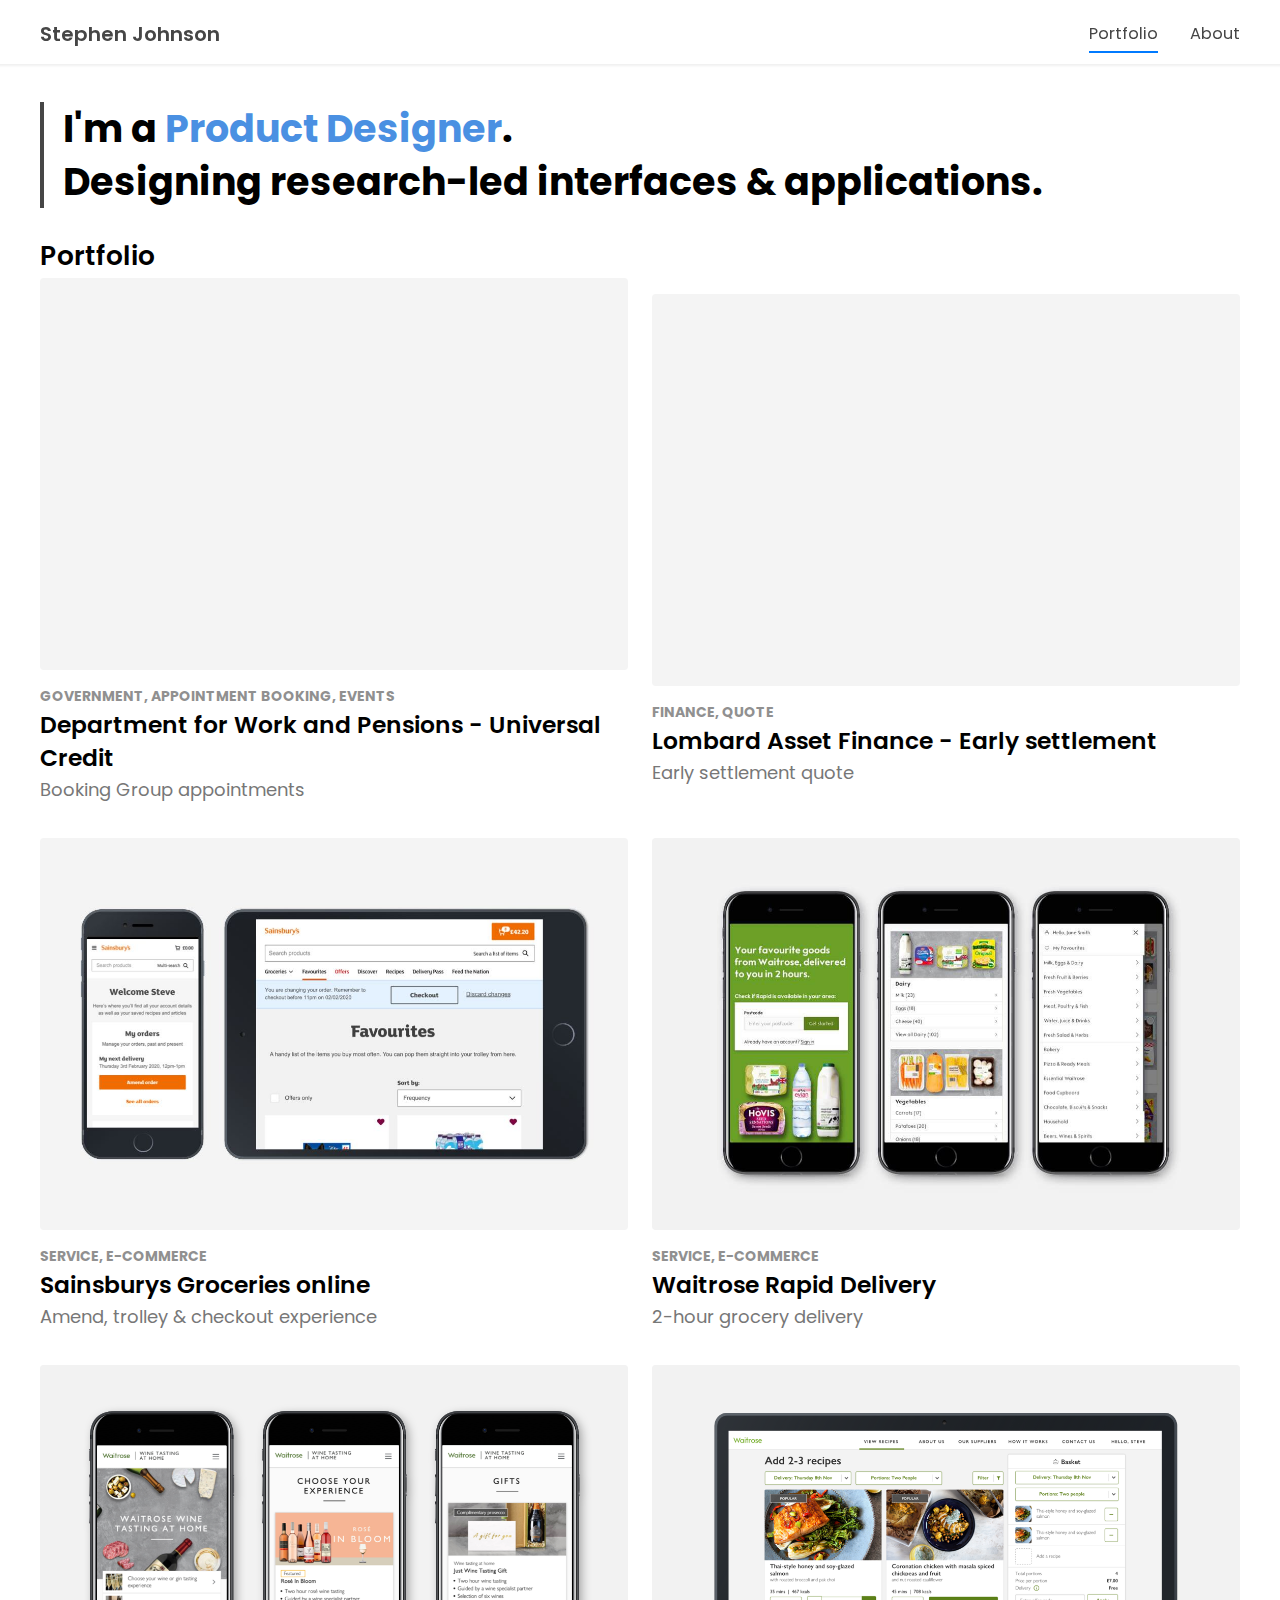
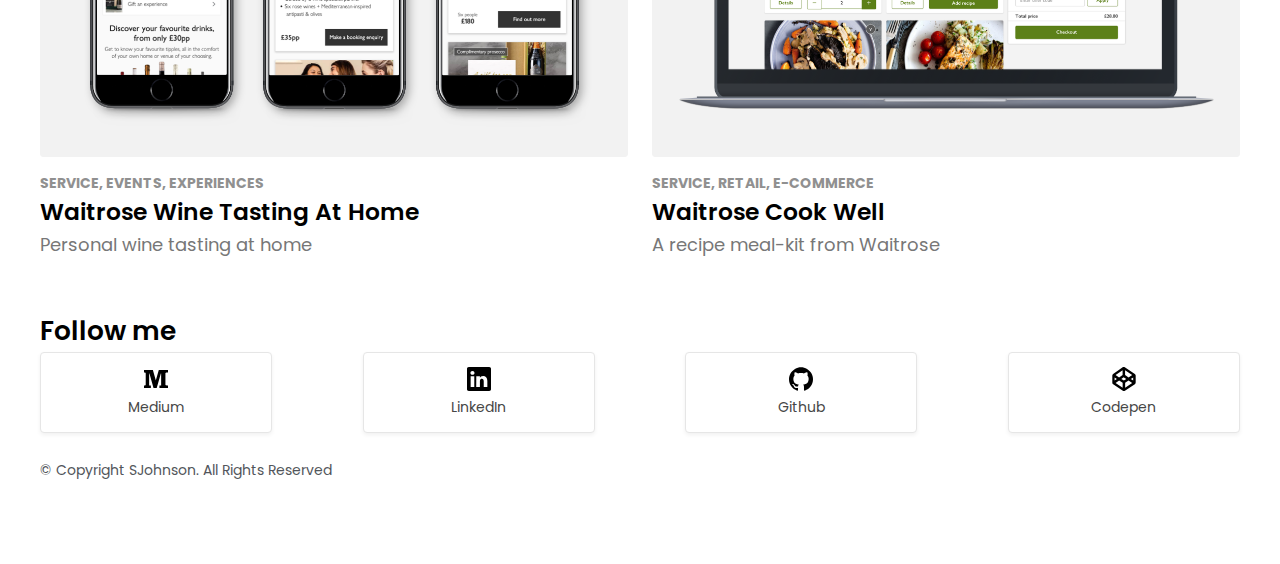
<file: index.html>
<!DOCTYPE html>
<html lang="en" >
<head>
<meta charset="UTF-8">
<meta name="viewport" content="width=device-width, initial-scale=1.0">
    <!-- Primary Meta Tags -->
<title>SJohnson | Product Designer Portfolio</title>
<meta name="title" content="SJohnson | Product Designer Portfolio">
<meta name="description" content="I'm a Product Designer. Designing research-led interfaces & applications. I am experienced working in lean start-ups and global premium brands.">


<!-- Open Graph / Facebook -->
<meta property="og:type" content="website">
<meta property="og:url" content="https://s-j-j.github.io/johnson/index.html">
<meta property="og:title" content="SJohnson | Product Designer Portfolio">
<meta property="og:description" content="I'm a Product Designer. Designing research-led interfaces & applications. I am experienced working in lean start-ups and global premium brands.">
<meta property="og:image" content="img/portfolio_wine-tasting.png">

<!-- Twitter -->
<meta property="twitter:card" content="summary_large_image">
<meta property="twitter:url" content="https://s-j-j.github.io/johnson/index.html">
<meta property="twitter:title" content="SJohnson | Product Designer Portfolio">
<meta property="twitter:description" content="I'm a Product Designer. Designing research-led interfaces & applications. I am experienced working in lean start-ups and global premium brands.">
<meta property="twitter:image" content="img/portfolio_wine-tasting.png">

<link rel="stylesheet" type="text/css" href="style.css">
<link href="https://fonts.googleapis.com/css?family=Poppins:400,600,700" rel="stylesheet">
<link rel="stylesheet" href="animate.min.css">


<link rel="icon" href="img/cropped-favicon-32x32.png" sizes="32x32">
<link rel="icon" href="img/cropped-favicon-192x192.png" sizes="192x192">
<link rel="apple-touch-icon-precomposed" href="img/cropped-favicon-180x180.png">
<meta name="msapplication-TileImage" content="img/cropped-favicon-270x270.png">
</head>

<body>
<div class="container">
    <nav class="nav-container">
        <div class="nav__main">
        <div class="nav__logo">
            <a href="https://sjohnson.co.uk">Stephen Johnson</a></div>
        <ul>
          <li><a class="active-item" href="https://sjohnson.co.uk" aria-label="Portfolio">Portfolio</a></li>
          <li><a href="about.html" aria-label="About">About</a></li>
        </ul>
        </div>
    </nav>
<div class="page">

<header>
    <h1 class="quote animated fadeInUp faster">I'm a <span style="color:#4A90E2;">Product Designer</span>.<br>Designing research-led interfaces & applications.</h1>
</header>

<h2 class="animated fadeInUp">Portfolio</h2>
<section class="section__portfolio animated fadeInUp">

    <article class="portfolio-item">
        <a href="portfolio/department-of-work-and-pensions.html" aria-label="Department of work and pensions project. View project.">
        <div class="portfolio-item__header">
            <img src="img/template-thumbnail.jpg">
        </div>
        <div class="portfolio-item__description">
            <div class="portfolio-meta">Government, Appointment booking, events</div>
            <div><h3>Department for Work and Pensions - Universal Credit</h4></div>
            <div class="portfolio__description-body">Booking Group appointments</div>
        </div>
        </a>
    </article>

    <article class="portfolio-item">
        <a href="portfolio/department-of-work-and-pensions.html" aria-label="Department of work and pensions project. View project.">
        <div class="portfolio-item__header">
            <img src="img/template-thumbnail.jpg">
        </div>
        <div class="portfolio-item__description">
            <div class="portfolio-meta">Finance, Quote</div>
            <div><h3>Lombard Asset Finance - Early settlement</h4></div>
            <div class="portfolio__description-body">Early settlement quote</div>
        </div>
        </a>
    </article>

    <article class="portfolio-item">
        <a href="portfolio/sainsburys.html" aria-label="sainsburys portfolio project. View project.">
        <div class="portfolio-item__header">
            <img src="img/sainsburys-amend-project.jpg">
        </div>
        <div class="portfolio-item__description">
            <div class="portfolio-meta">Service, e-commerce</div>
            <div><h3>Sainsburys Groceries online</h4></div>
            <div class="portfolio__description-body">Amend, trolley & checkout experience</div>
        </div>
        </a>
    </article>

        <article class="portfolio-item">
                <a href="portfolio/waitrose-rapid.html" aria-label="Waitrose Rapid portfolio project. View project.">
                <div class="portfolio-item__header">
                    <img src="img/waitrose-rapid.jpg">
                </div>
                <div class="portfolio-item__description">
                    <div class="portfolio-meta">Service, e-commerce</div>
                    <div><h3>Waitrose Rapid Delivery</h4></div>
                    <div class="portfolio__description-body">2-hour grocery delivery</div>
                </div>
                </a>
            </article>

    <article class="portfolio-item">
            <a href="portfolio/waitrose-wine-tasting.html" aria-label="Waitrose Cook Well portfolio project. View project.">
            <div class="portfolio-item__header">
                <img src="img/portfolio_wine-tasting.png">
            </div>
            <div class="portfolio-item__description">
                <div class="portfolio-meta">Service, events, experiences</div>
                <div><h3>Waitrose Wine Tasting At Home</h4></div>
                <div class="portfolio__description-body">Personal wine tasting at home</div>
            </div>
            </a>
        </article>

        <article class="portfolio-item">
                <a href="portfolio/waitrose-cookwell.html" aria-label="Waitrose Cook Well portfolio project. View project.">
                <div class="portfolio-item__header">
                    <img src="img/portfolio_cookwell.png">
                </div>
                <div class="portfolio-item__description">
                    <div class="portfolio-meta">Service, retail, e-commerce</div>
                    <div><h3>Waitrose Cook Well</h4></div>
                    <div class="portfolio__description-body">A recipe meal-kit from Waitrose</div>
                </div>
                </a>
            </article>

            <!--<article class="portfolio-item">
                <a href="portfolio/masae.html" aria-label="Masae portfolio project. View project.">
                <div class="portfolio-item__header">
                    <img src="img/portfolio-masae.png">
                </div>
                <div class="portfolio-item__description">
                    <div class="portfolio-meta">Agency, Landing page</div>
                    <div><h3>Masae</h4></div>
                    <div class="portfolio__description-body">Data specialist agency</div>
                </div>
                </a>
            </article>-->

</section>


<h2 class="animated fadeInUp">Follow me</h2>
<section class="section__social animated fadeInUp">
    <a class="social__item" href="https://medium.com/@stothejj" target="_blank" rel="noopener" aria-label="Follow me on Medium">
        <div class="social__item__content">
            <div class="social__item-icon"><img width="24" height="24" title="Medium" src="[data-uri]" /></div>
            <div class="social__item-label">Medium</div>
        </div>
    </a>
    
    <a class="social__item" href="https://www.linkedin.com/in/stothejj/" target="_blank" rel="noopener" aria-label="Follow me on LinkedIn">
            <div class="social__item__content">
                <div class="social__item-icon"><img width="24" height="24" title="LinkedIn" src="[data-uri]" /></div>
                <div class="social__item-label">LinkedIn</div>
            </div>
    </a>

    <a class="social__item" href="https://github.com/S-J-J" target="_blank" rel="noopener" aria-label="Follow me on Github">
            <div class="social__item__content">
                <div class="social__item-icon"><img width="24" height="24" title="Github" src="[data-uri]" /></div>
                <div class="social__item-label">Github</div>
            </div>
    </a>
    
    <a class="social__item" href="https://codepen.io/stothejj/" target="_blank" rel="noopener" aria-label="Follow me on Codepen">
            <div class="social__item__content">
                <div class="social__item-icon"><img width="24" height="24" title="Codepen" src="[data-uri]" /></div>
                <div class="social__item-label">Codepen</div>
            </div>
    </a>
</section>
</body>

<footer>
        © Copyright SJohnson. All Rights Reserved
</footer>
</div>
</div>
</html>
</file>
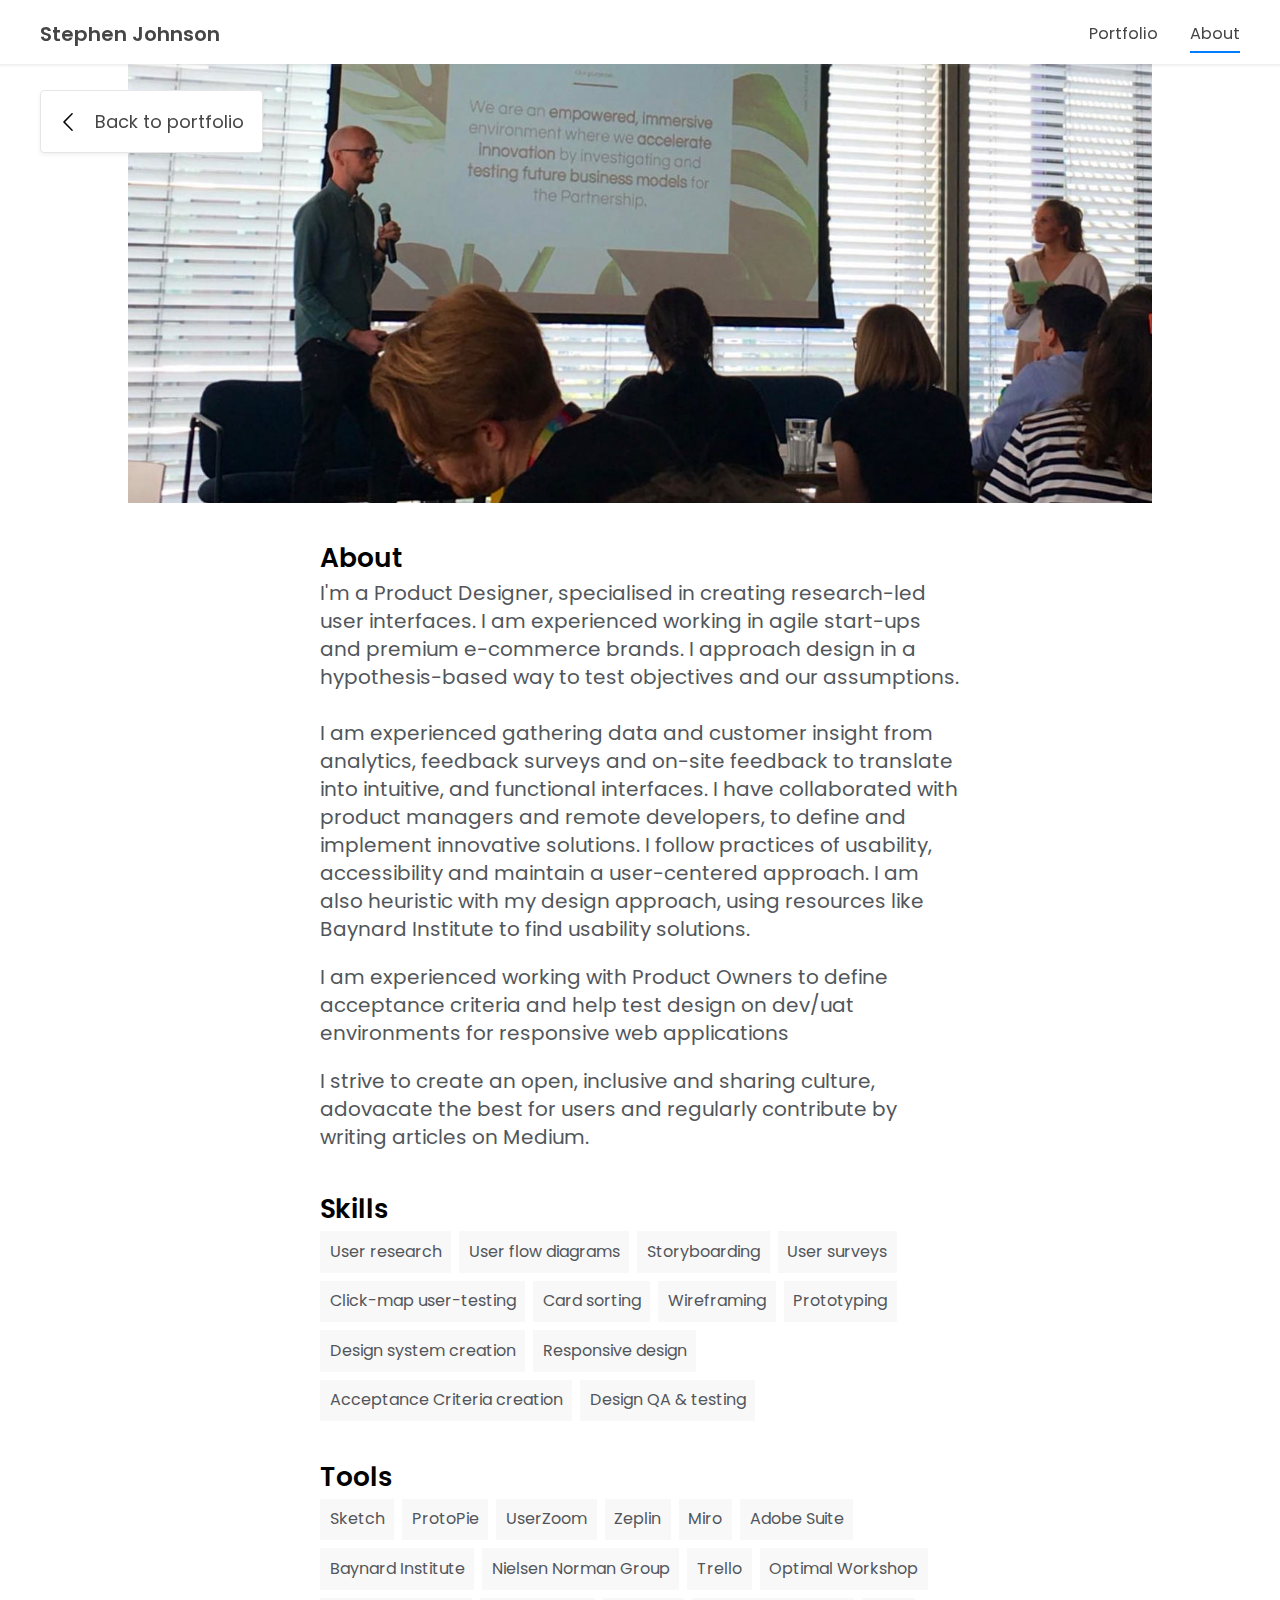
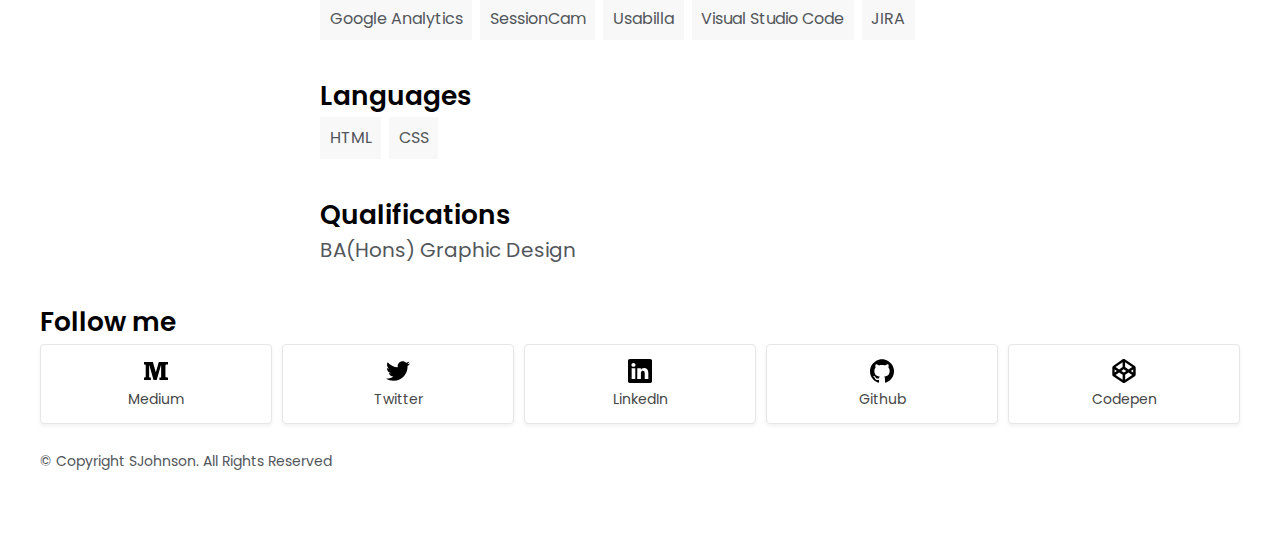
<file: about.html>
<!DOCTYPE html>
<html lang="en" >
<head>
<meta charset="UTF-8">
<meta name="viewport" content="width=device-width, initial-scale=1.0">
    <!-- Primary Meta Tags -->
<title>SJohnson | Product Designer Portfolio</title>
<meta name="title" content="SJohnson | Product Designer Portfolio">
<meta name="description" content="I'm a Product Designer. Designing research-led interfaces & applications. I am experienced working in lean start-ups and global premium brands.">

<!-- Open Graph / Facebook -->
<meta property="og:type" content="website">
<meta property="og:url" content="https://s-j-j.github.io/johnson/index.html">
<meta property="og:title" content="SJohnson | Product Designer Portfolio">
<meta property="og:description" content="I'm a Product Designer. Designing research-led interfaces & applications. I am experienced working in lean start-ups and global premium brands.">
<meta property="og:image" content="img/portfolio_wine-tasting.png">

<!-- Twitter -->
<meta property="twitter:card" content="summary_large_image">
<meta property="twitter:url" content="https://s-j-j.github.io/johnson/index.html">
<meta property="twitter:title" content="SJohnson | Product Designer Portfolio">
<meta property="twitter:description" content="I'm a Product Designer. Designing research-led interfaces & applications. I am experienced working in lean start-ups and global premium brands.">
<meta property="twitter:image" content="img/portfolio_wine-tasting.png">

<link rel="stylesheet" type="text/css" href="style.css">
<link href="https://fonts.googleapis.com/css?family=Poppins:400,600,700" rel="stylesheet">


<link rel="icon" href="img/cropped-favicon-32x32.png" sizes="32x32">
<link rel="icon" href="img/cropped-favicon-192x192.png" sizes="192x192">
<link rel="apple-touch-icon-precomposed" href="img/cropped-favicon-180x180.png">
<meta name="msapplication-TileImage" content="img/cropped-favicon-270x270.png">
</head>
        
<body>
<div class="container">
    <nav class="nav-container">
        <div class="nav__main">
        <div class="nav__logo">
            <a href="https://sjohnson.co.uk">Stephen Johnson</a></div>
        <ul>
          <li><a href="https://sjohnson.co.uk" aria-label="Portfolio">Portfolio</a></li>
          <li><a class="active-item" href="about.html" aria-label="About">About</a></li>
        </ul>
        </div>
    </nav>

    <div class="page">
            <a href="index.html" class="button button--nav">
                <div class="icon-sm icon-chevron-left"></div>
                <div class="button-label">Back to portfolio</div>
            </a>

<section class="two-col section--inner">
    <header>
        <img src="/img/steve-johnson.jpg" class="img__page-width-80">
</header>
            </figure>
        <h2>About</h2>
        <p>I'm a Product Designer, specialised in creating research-led user interfaces. I am experienced working in agile start-ups and premium e-commerce brands. I approach design in a hypothesis-based way to test objectives and our assumptions. <br><br>
        I am experienced gathering data and customer insight from analytics, feedback surveys and on-site feedback to translate into intuitive, and functional interfaces. 
        I have collaborated with product managers and remote developers, to define and implement innovative solutions. 
        I follow practices of usability, accessibility and maintain a user-centered approach. I am also heuristic with my design approach, using resources like Baynard Institute to find usability solutions.</p>
        <p>I am experienced working with Product Owners to define acceptance criteria and help test design on dev/uat environments for responsive web applications</p>
        <p>I strive to create an open, inclusive and sharing culture, adovacate the best for users and regularly contribute by writing articles on Medium.</p>
</section>
<section class="two-col section--inner">
   <h2>Skills</h2>
        <ul class="meta">
                <li class="meta-item">User research</li>
                <li class="meta-item">User flow diagrams</li>
                <li class="meta-item">Storyboarding</li>
                <li class="meta-item">User surveys</li>
                <li class="meta-item">Click-map user-testing</li>

                <li class="meta-item">Card sorting</li>
                <li class="meta-item">Wireframing</li>
                <li class="meta-item">Prototyping</li>
                <li class="meta-item">Design system creation</li>
                <li class="meta-item">Responsive design</li>
                <li class="meta-item">Acceptance Criteria creation</li>
                <li class="meta-item">Design QA & testing</li>
            </ul>  
</section>

<section class="two-col section--inner">
        <h2>Tools</h2>
        <ul class="meta">
                <li class="meta-item">Sketch</li>
                <li class="meta-item">ProtoPie</li>
                <li class="meta-item">UserZoom</li>
                <li class="meta-item">Zeplin</li>
                <li class="meta-item">Miro</li>
                <li class="meta-item">Adobe Suite</li>
                <li class="meta-item">Baynard Institute</li>
                <li class="meta-item">Nielsen Norman Group</li>
                <li class="meta-item">Trello</li>
                <li class="meta-item">Optimal Workshop</li>
                <li class="meta-item">Google Analytics</li>
                <li class="meta-item">SessionCam</li>
                <li class="meta-item">Usabilla</li>
                <li class="meta-item">Visual Studio Code</li>
                <li class="meta-item">JIRA</li>
            </ul>    

</section>

<section class="two-col section--inner">
    <h2>Languages</h2>
    <ul class="meta">
        <li class="meta-item">HTML</li>
        <li class="meta-item">CSS</li>
    </ul>  
</section>

<section class="two-col section--inner">
<h2>Qualifications</h2>
<p>BA(Hons) Graphic Design</p>

</section>



<h2 class="wrapper">Follow me</h2>
<section class="wrapper section__social">
    <a class="social__item" href="https://medium.com/@stothejj" target="_blank" aria-label="Follow me on Medium">
        <div class="social__item__content">
            <div class="social__item-icon"><img width="24" height="24" title="Medium" src="[data-uri]" /></div>
            <div class="social__item-label">Medium</div>
        </div>
    </a>

    <a class="social__item" href="https://twitter.com/stothejj" target="_blank" aria-label="Follow me on Twitter">
            <div class="social__item__content">
                <div class="social__item-icon"><img width="24" height="24" title="Twitter" src="[data-uri]" /></div>
                <div class="social__item-label">Twitter</div>
            </div>
    </a>

    
    <a class="social__item" href="https://www.linkedin.com/in/stothejj/" target="_blank" aria-label="Follow me on LinkedIn">
            <div class="social__item__content">
                <div class="social__item-icon"><img width="24" height="24" title="LinkedIn" src="[data-uri]" /></div>
                <div class="social__item-label">LinkedIn</div>
            </div>
    </a>

    <a class="social__item" href="https://github.com/S-J-J" target="_blank" aria-label="Follow me on Github">
            <div class="social__item__content">
                <div class="social__item-icon"><img width="24" height="24" title="Github" src="[data-uri]" /></div>
                <div class="social__item-label">Github</div>
            </div>
    </a>
    
    <a class="social__item" href="https://codepen.io/stothejj/" target="_blank" aria-label="Follow me on Codepen">
            <div class="social__item__content">
                <div class="social__item-icon"><img width="24" height="24" title="Codepen" src="[data-uri]" /></div>
                <div class="social__item-label">Codepen</div>
            </div>
    </a>
</section>
</body>

<footer class="wrapper">
        © Copyright SJohnson. All Rights Reserved
</footer>
</div></div>
</html>
</file>
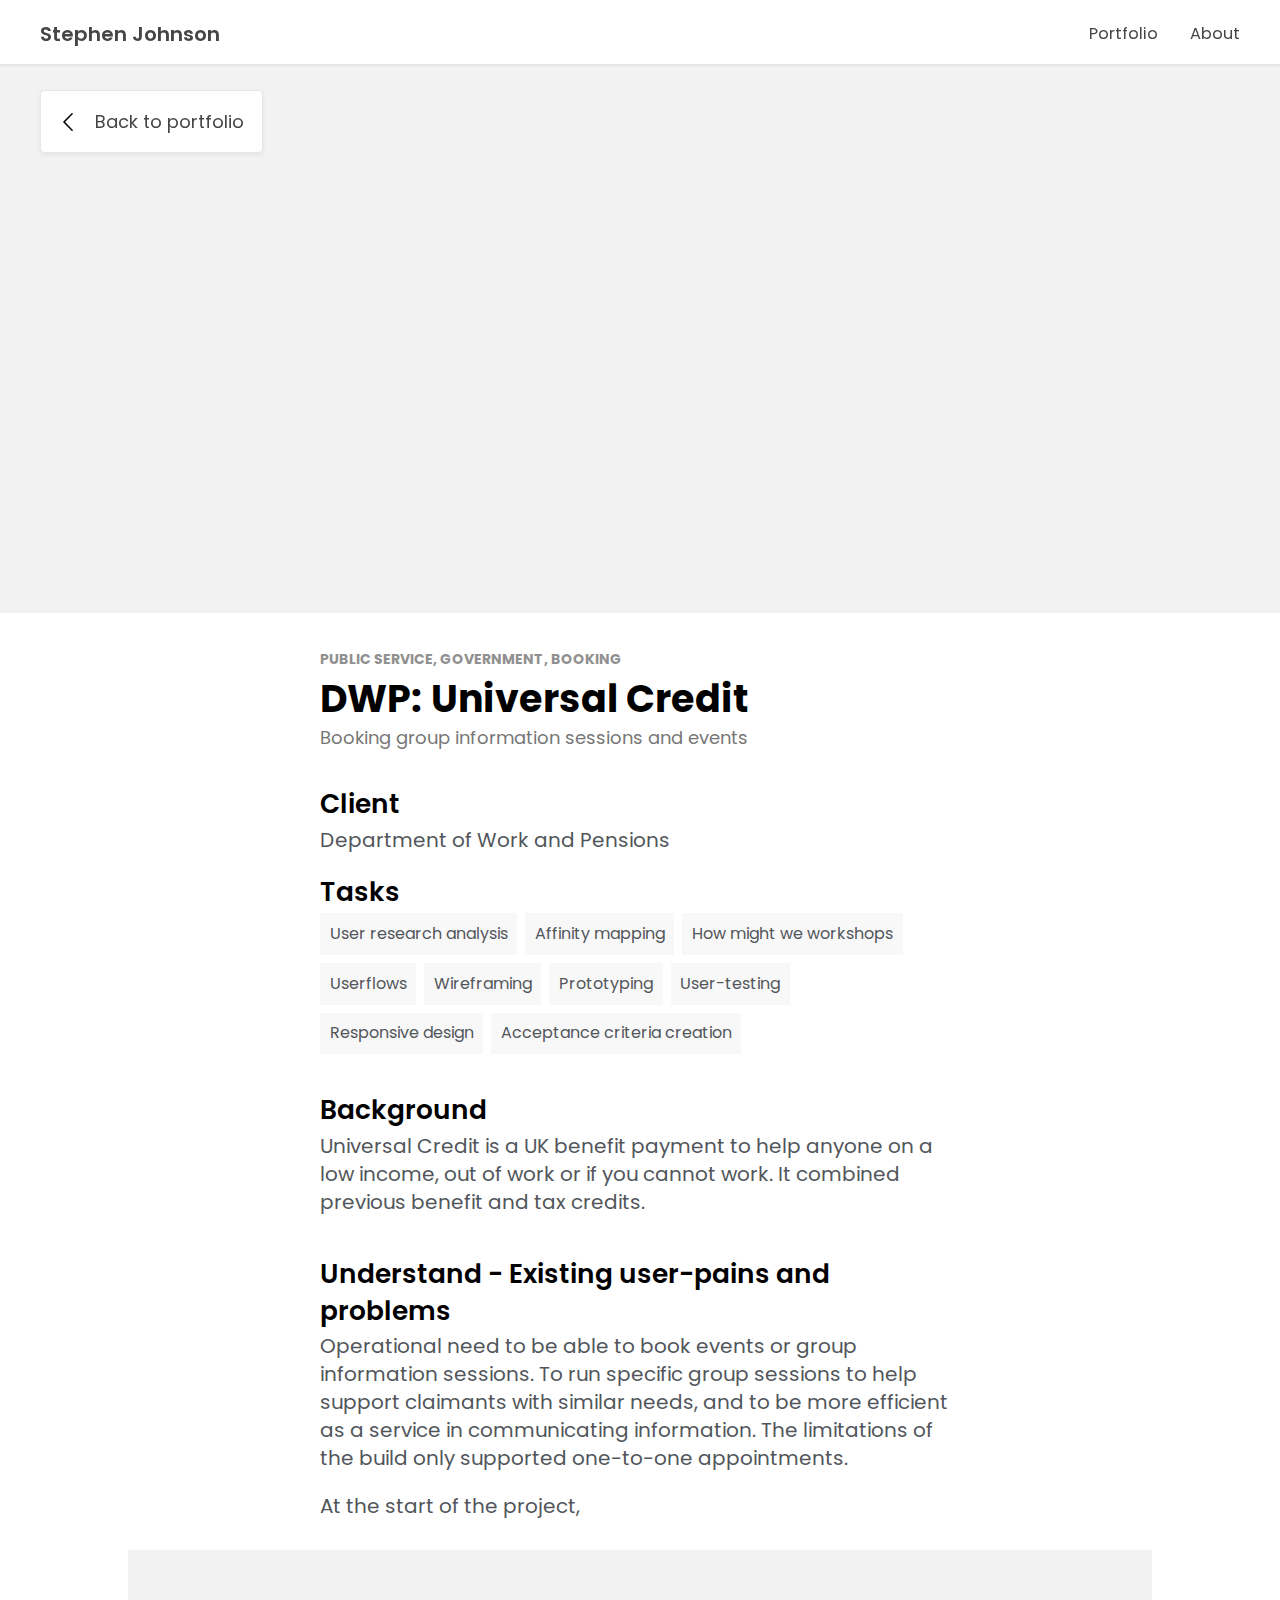
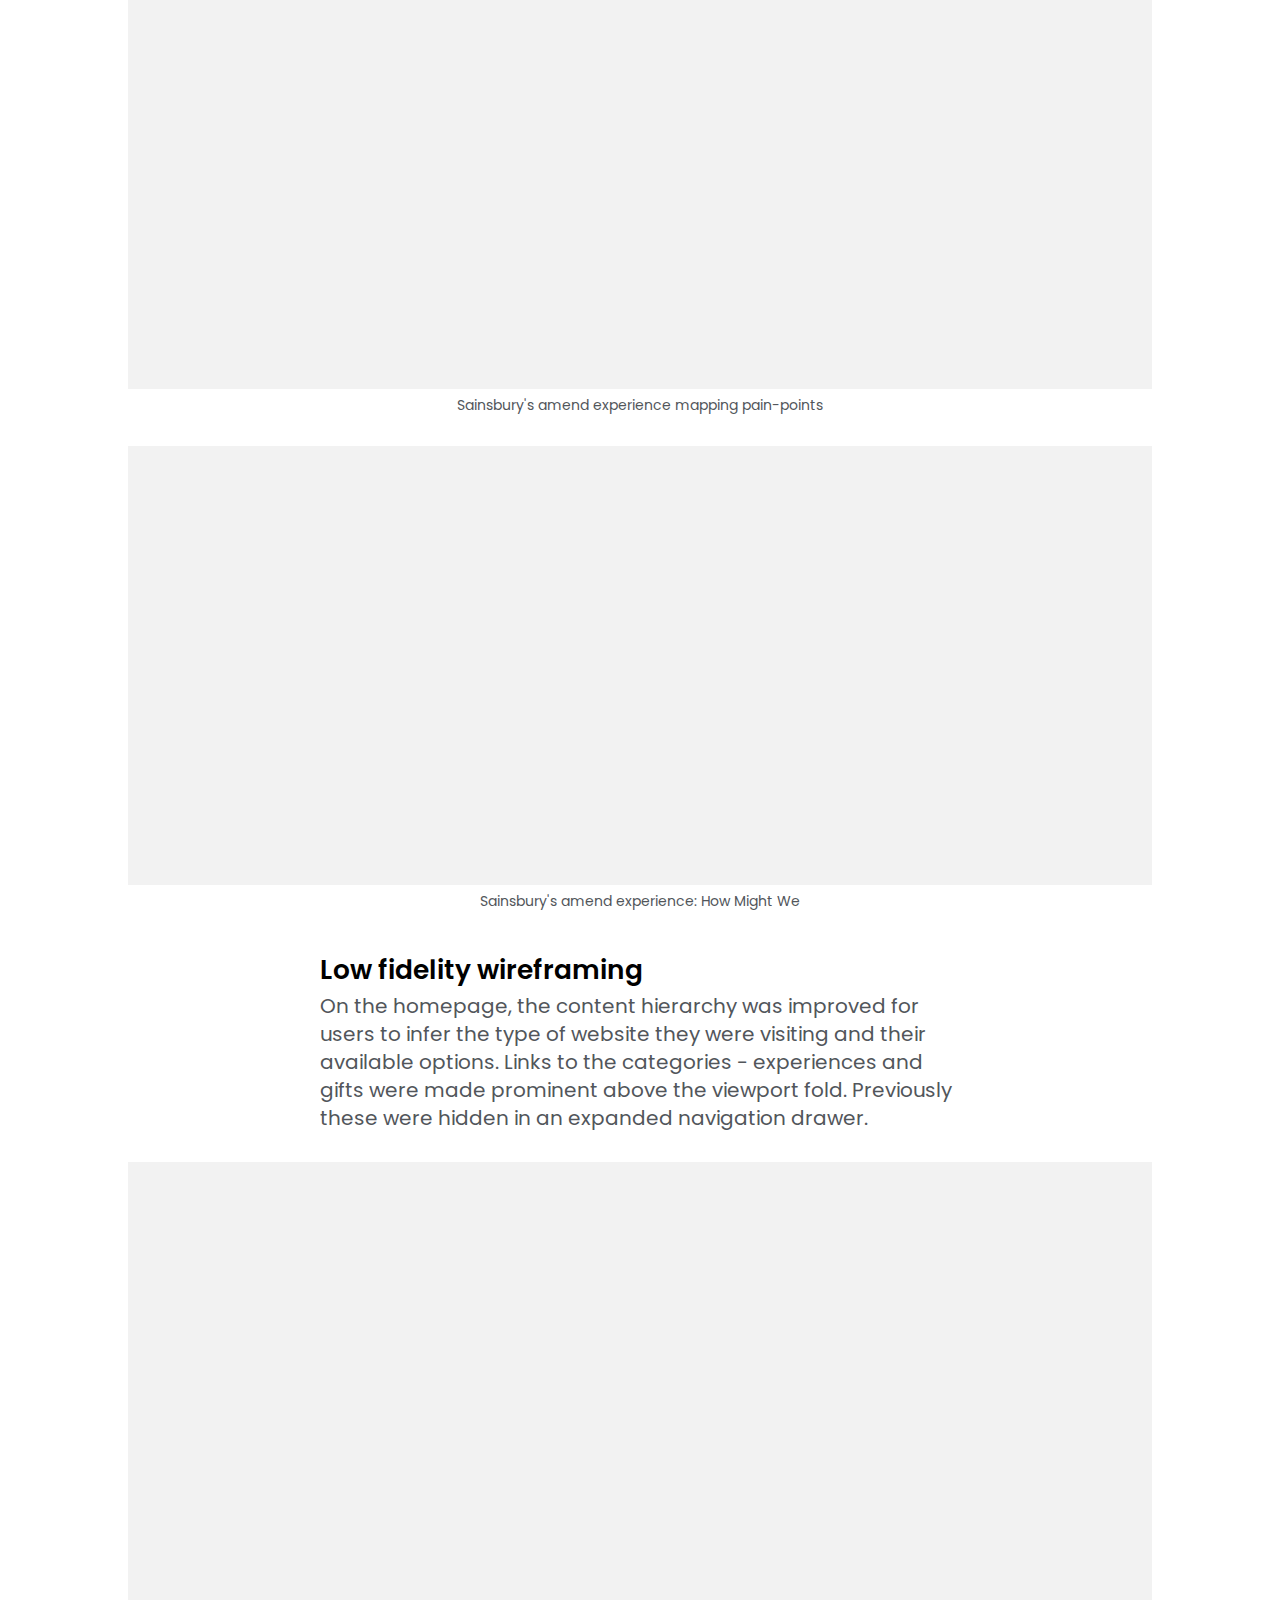
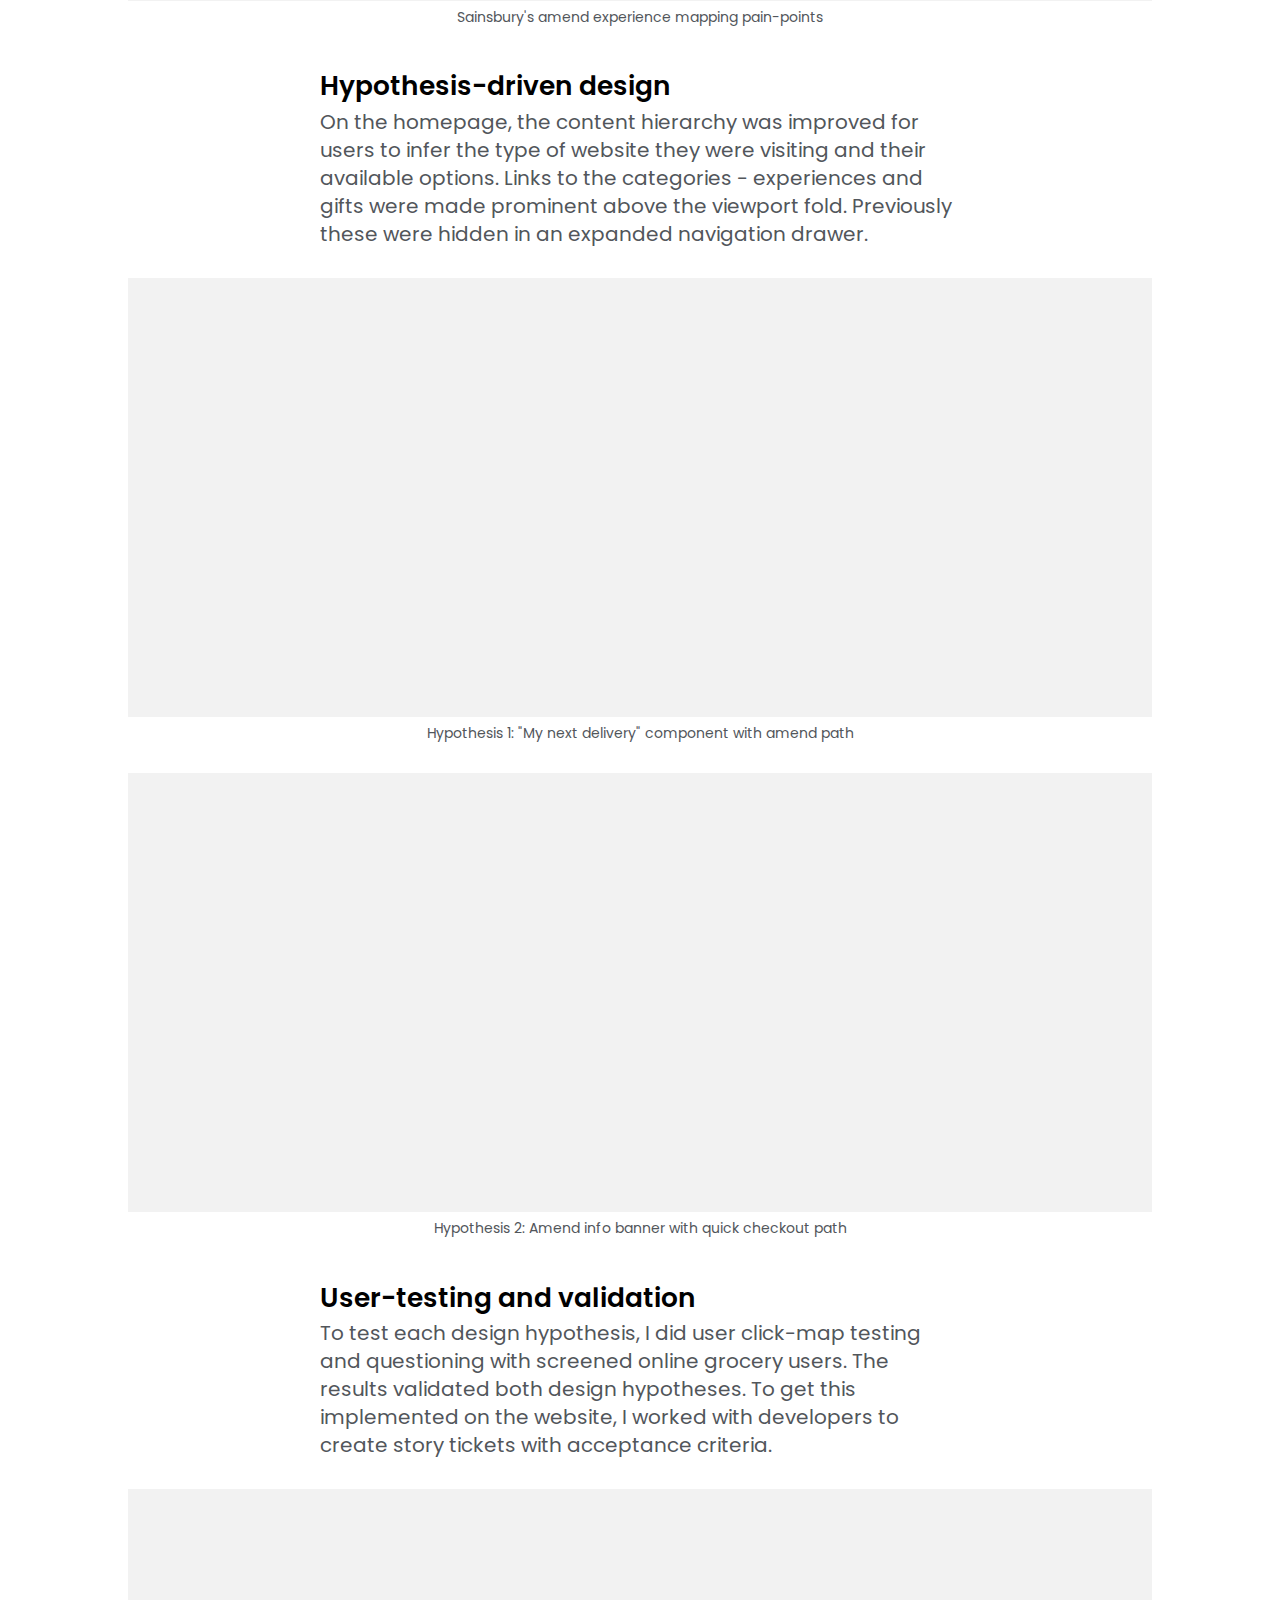
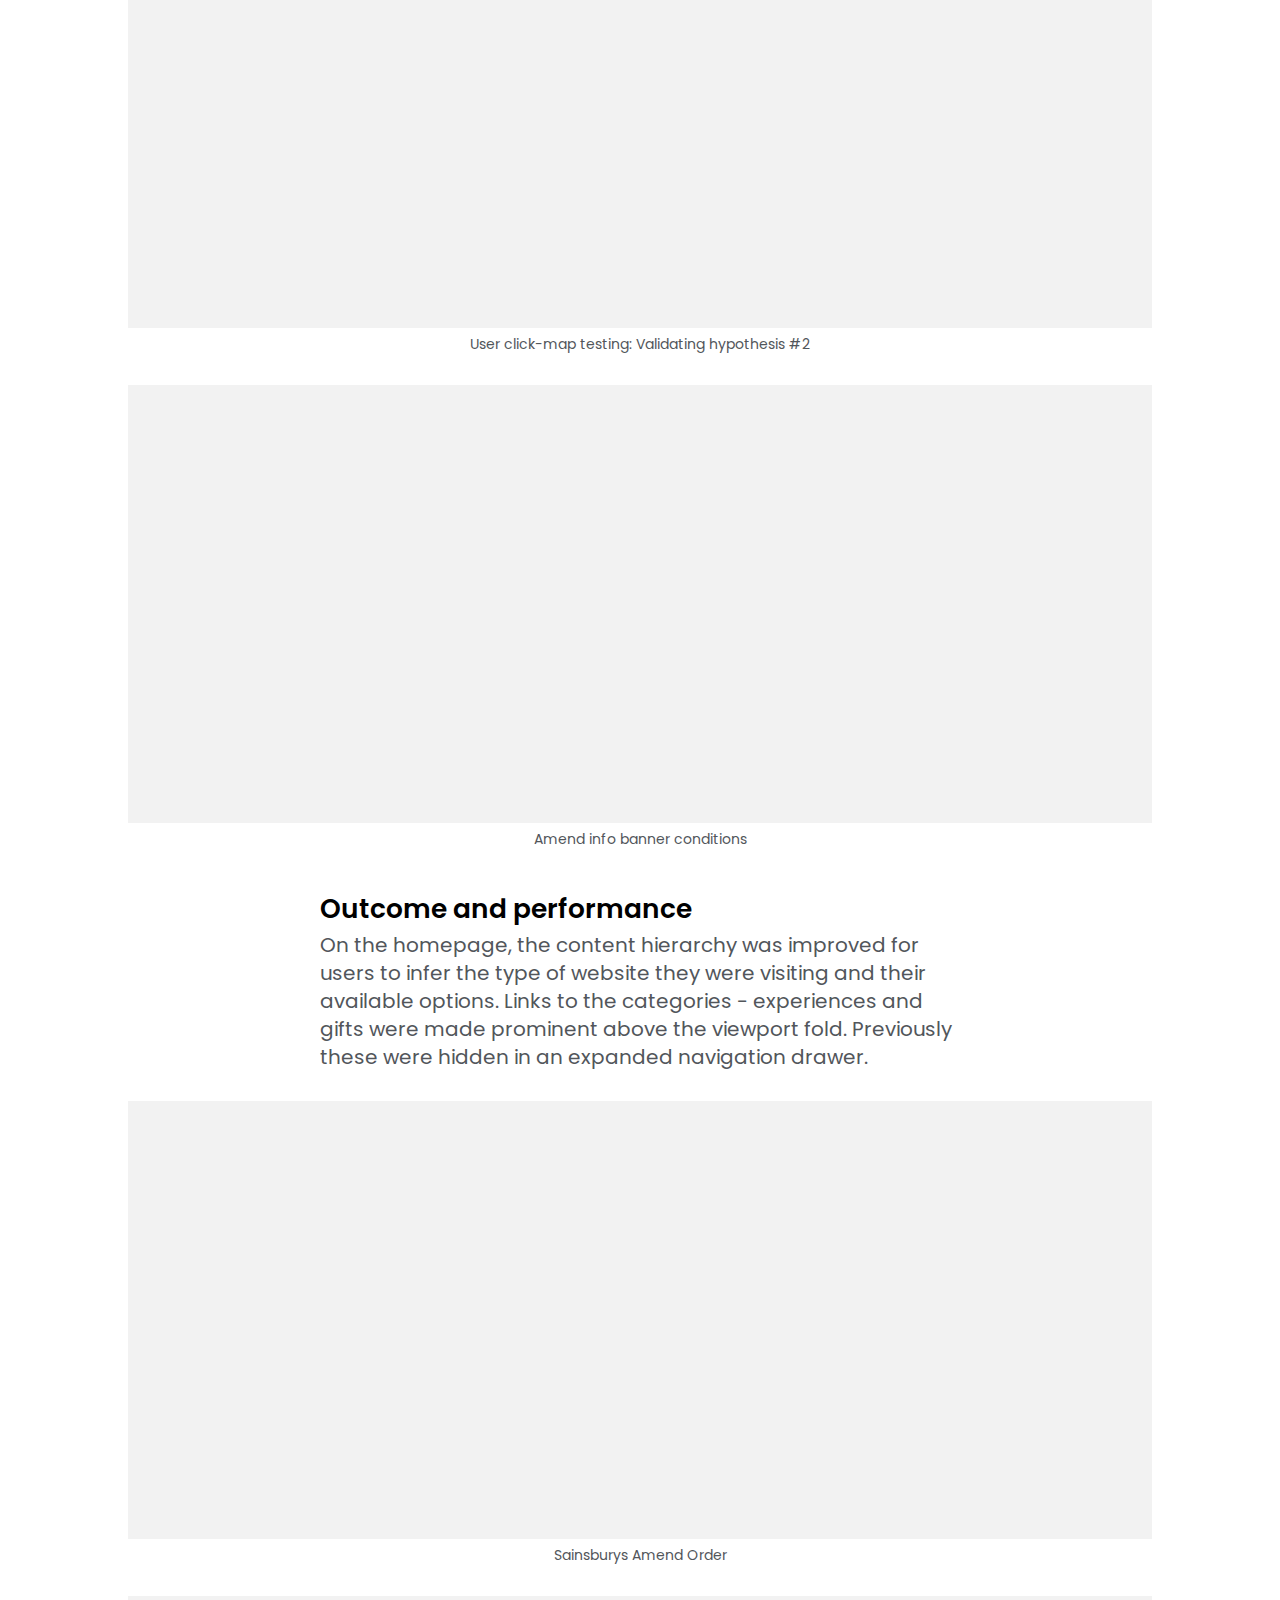
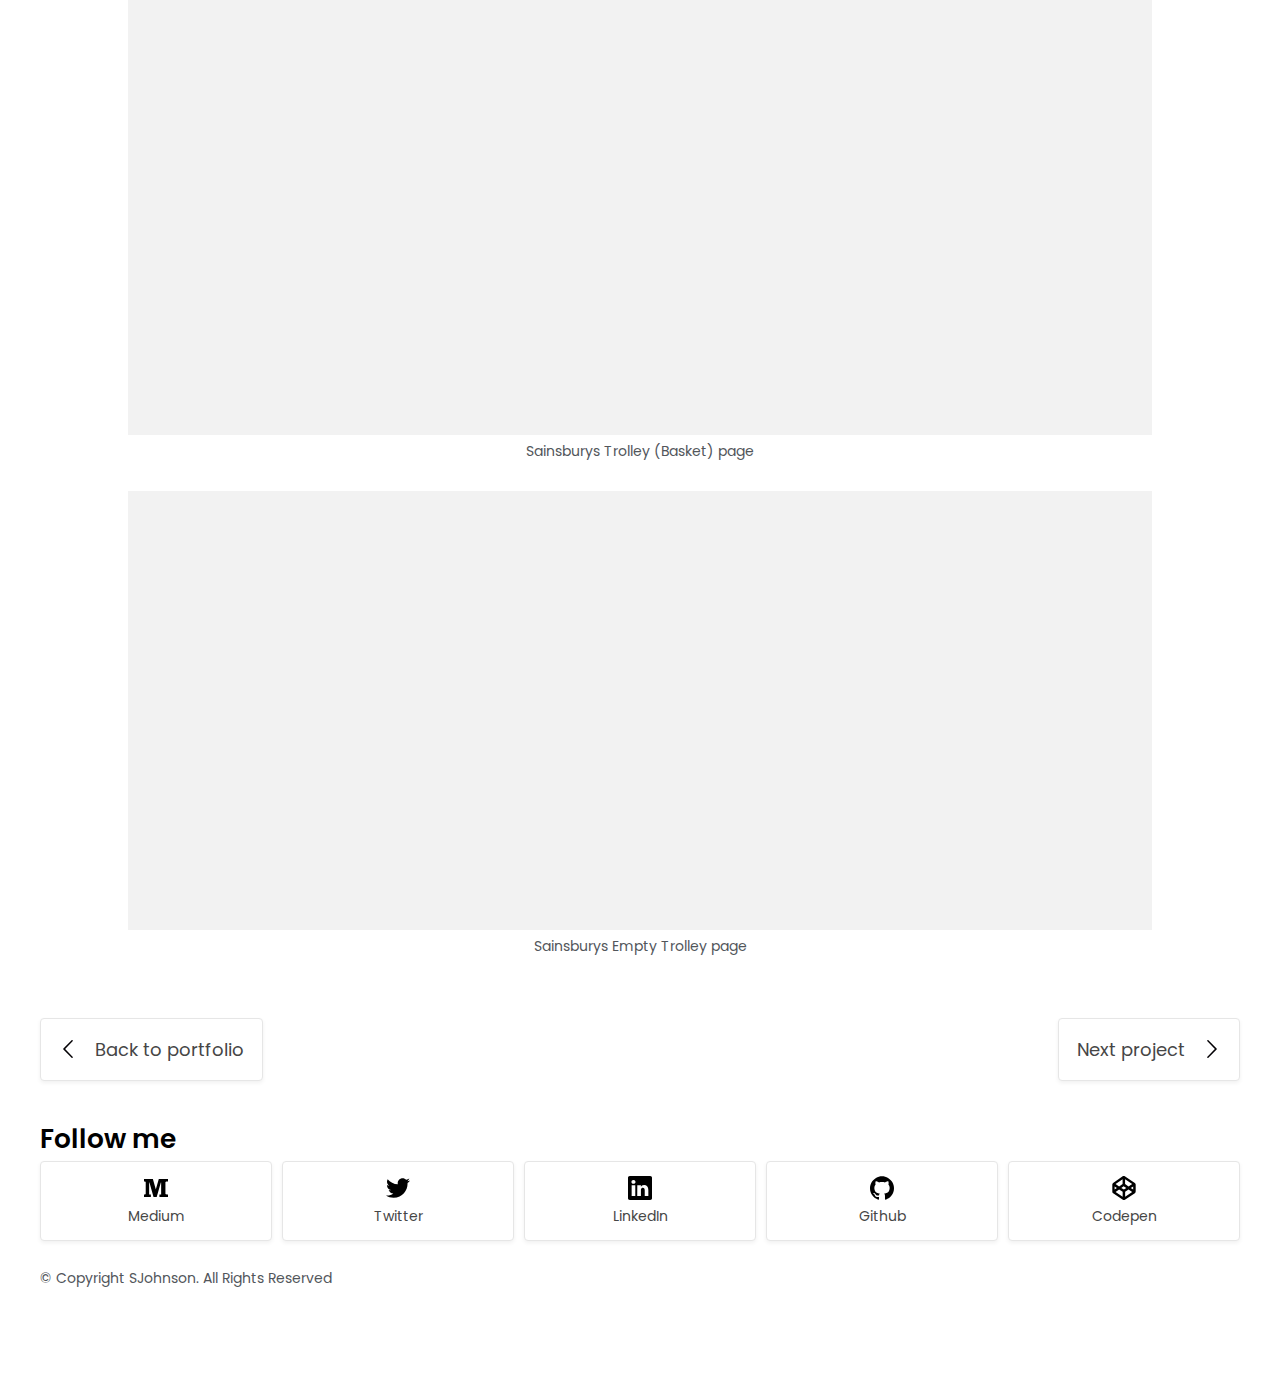
<file: portfolio/department-of-work-and-pensions.html>
<!DOCTYPE html>
<html lang="en" >
<head>
<meta charset="UTF-8">
<meta name="viewport" content="width=device-width, initial-scale=1.0">
    <!-- Primary Meta Tags -->
<title>SJohnson | Product Designer Portfolio</title>
<meta name="title" content="SJohnson | Product Designer Portfolio">
<meta name="description" content="I'm a Product Designer. Designing research-led interfaces & applications. I am experienced working in lean start-ups and global premium brands.">

<!-- Open Graph / Facebook -->
<meta property="og:type" content="website">
<meta property="og:url" content="https://s-j-j.github.io/johnson/index.html">
<meta property="og:title" content="SJohnson | Product Designer Portfolio">
<meta property="og:description" content="I'm a Product Designer. Designing research-led interfaces & applications. I am experienced working in lean start-ups and global premium brands.">
<meta property="og:image" content="../img/portfolio_wine-tasting.png">

<!-- Twitter -->
<meta property="twitter:card" content="summary_large_image">
<meta property="twitter:url" content="https://s-j-j.github.io/johnson/index.html">
<meta property="twitter:title" content="SJohnson | Product Designer Portfolio">
<meta property="twitter:description" content="I'm a Product Designer. Designing research-led interfaces & applications. I am experienced working in lean start-ups and global premium brands.">
<meta property="twitter:image" content="../img/portfolio_wine-tasting.png">

<link rel="stylesheet" type="text/css" href="../style.css">
<link href="https://fonts.googleapis.com/css?family=Poppins:400,600,700" rel="stylesheet">


<link rel="icon" href="../img/cropped-favicon-32x32.png" sizes="32x32">
<link rel="icon" href="../img/cropped-favicon-192x192.png" sizes="192x192">
<link rel="apple-touch-icon-precomposed" href="../img/cropped-favicon-180x180.png">
<meta name="msapplication-TileImage" content="../img/cropped-favicon-270x270.png">
</head>
<body>
<div class="container">
    <nav class="nav-container">
        <div class="nav__main">
        <div class="nav__logo">
            <a href="https://sjohnson.co.uk">Stephen Johnson</a></div>
        <ul>
          <li><a href="https://sjohnson.co.uk" aria-label="Portfolio">Portfolio</a></li>
          <li><a href="https://sjohnson.co.uk/about.html" aria-label="About">About</a></li>
        </ul>
        </div>
    </nav>

    <div class="page">
            <a href="https://sjohnson.co.uk" class="button button--nav">
                <div class="icon-sm icon-chevron-left"></div>
                <div class="button-label">Back to portfolio</div>
            </a>

        <header>
            <img src="../img/template-hero.jpg" class="img__page-width-100">
    </header>

<section class="two-col section--inner">
   
    <div>

                <div class="portfolio-meta">Public service, government, booking</div>
            <h1>DWP: Universal Credit</h1>
            <div class="portfolio__description-body">Booking group information sessions and events</div>
      
            <h2>Client</h2>
            <p>Department of Work and Pensions</p>
            <h2>Tasks</h2>
            <ul class="meta">
                <li class="meta-item">User research analysis</li>
                <li class="meta-item">Affinity mapping</li>
                <li class="meta-item">How might we workshops</li>
                <li class="meta-item">Userflows</li>
                <li class="meta-item">Wireframing</li>
                <li class="meta-item">Prototyping</li>
                <li class="meta-item">User-testing</li>
                <li class="meta-item">Responsive design</li>
                <li class="meta-item">Acceptance criteria creation</li>
            </ul>     
    </div>
</section>

<section class="two-col section--inner">
    <div>
        <h2>Background</h2>
    </div>
    <div>
        <p>Universal Credit is a UK benefit payment to help anyone on a low income, out of work or if you cannot work. It combined previous benefit and tax credits.  
        </p>
    </div>
</section>


<section class="two-col section--inner">
    <div>
        <h2>Understand - Existing user-pains and problems</h2>
    </div>
    <div>
        <p>Operational need to be able to book events or group information sessions. To run specific group sessions to help support claimants with similar needs, and to be more efficient as a service in communicating information. The limitations of the build only supported one-to-one appointments. </p>
        <p>At the start of the project, </p>
         
        <figure>
            <img src="../img/template-hero.jpg" alt="Data" class="img__page-width-80">
            <figcaption>Sainsbury's amend experience mapping pain-points</figcaption>
        </figure>
        <figure>
            <img src="../img/template-hero.jpg" alt="Sainsburys amend experience" class="img__page-width-80">
            <figcaption>Sainsbury's amend experience: How Might We</figcaption>
        </figure>
    </div>
</section>

<section class="two-col section--inner">
    <div>
        <h2>Low fidelity wireframing</h2>
    </div>
    <div>
        <p>On the homepage, the content hierarchy was improved for users to infer the type of website they were visiting and their available options. Links to the categories - experiences and gifts were made prominent above the viewport fold. Previously these were hidden in an expanded navigation drawer. </p>
         
        <figure>
            <img src="../img/template-hero.jpg" alt="Data" class="img__page-width-80">
            <figcaption>Sainsbury's amend experience mapping pain-points</figcaption>
        </figure>
    </div>
</section>

<section class="two-col section--inner">
    <div>
        <h2>Hypothesis-driven design</h2>
    </div>
    <div>
        <p>On the homepage, the content hierarchy was improved for users to infer the type of website they were visiting and their available options. Links to the categories - experiences and gifts were made prominent above the viewport fold. Previously these were hidden in an expanded navigation drawer. </p>
         
        <figure>
            <img src="../img/template-hero.jpg" alt="Data" class="img__page-width-80">
            <figcaption>Hypothesis 1: "My next delivery" component with amend path</figcaption>
        </figure>
        <figure>
            <img src="../img/template-hero.jpg" alt="Data" class="img__page-width-80">
            <figcaption>Hypothesis 2: Amend info banner with quick checkout path</figcaption>
        </figure>
    </div>
</section>



<section class="two-col section--inner">
        <div>
            <h2>User-testing and validation</h2>
        </div>
        <div>
            <p>To test each design hypothesis, I did user click-map testing and questioning with screened online grocery users. The results validated both design hypotheses. To get this implemented on the website, I worked with developers to create story tickets with acceptance criteria.  </p>
               
            <figure>
                <img src="../img/template-hero.jpg" alt="Data" class="img__page-width-80">
                <figcaption>User click-map testing: Validating hypothesis #2</figcaption>
            </figure>
            <figure>
                <img src="../img/template-hero.jpg" alt="Data" class="img__page-width-80">
                <figcaption>Amend info banner conditions</figcaption>
            </figure>

  

       

        </div>
    </section>

    

    <section class="two-col section--inner">
        <div>
            <h2>Outcome and performance</h2>
        </div>
        <div>
            <p>On the homepage, the content hierarchy was improved for users to infer the type of website they were visiting and their available options. Links to the categories - experiences and gifts were made prominent above the viewport fold. Previously these were hidden in an expanded navigation drawer. </p>

            <figure>
                <img src="../img/template-hero.jpg" alt="Data" class="img__page-width-80">
                <figcaption>Sainsburys Amend Order</figcaption>
            </figure>
            <figure>
                <img src="../img/template-hero.jpg" alt="Data" class="img__page-width-80">
                <figcaption>Sainsburys Trolley (Basket) page</figcaption>
            </figure>
            <figure>
                <img src="../img/template-hero.jpg" alt="Data" class="img__page-width-80">
                <figcaption>Sainsburys Empty Trolley page</figcaption>
            </figure>
          
      


        </div>
    </section>






<section class="pagination">
<a href="https://sjohnson.co.uk" class="button">
        <div class="icon-sm icon-chevron-left"></div>
        <div class="button-label">Back to portfolio</div>
</a>
<a href="masae.html" class="button">
        <div class="button-label">Next project</div>
        <div class="icon-sm icon-chevron-right"></div>
</a>
</section>

<h2>Follow me</h2>
<section class="section__social">
    <a class="social__item" href="https://medium.com/@stothejj" target="_blank" aria-label="Follow me on Medium">
        <div class="social__item__content">
            <div class="social__item-icon"><img width="24" height="24" title="Medium" src="[data-uri]" /></div>
            <div class="social__item-label">Medium</div>
        </div>
    </a>

    <a class="social__item" href="https://twitter.com/stothejj" target="_blank" aria-label="Follow me on Twitter">
            <div class="social__item__content">
                <div class="social__item-icon"><img width="24" height="24" title="Twitter" src="[data-uri]" /></div>
                <div class="social__item-label">Twitter</div>
            </div>
    </a>

    
    <a class="social__item" href="https://www.linkedin.com/in/stothejj/" target="_blank" aria-label="Follow me on LinkedIn">
            <div class="social__item__content">
                <div class="social__item-icon"><img width="24" height="24" title="LinkedIn" src="[data-uri]" /></div>
                <div class="social__item-label">LinkedIn</div>
            </div>
    </a>

    <a class="social__item" href="https://github.com/S-J-J" target="_blank" aria-label="Follow me on Github">
            <div class="social__item__content">
                <div class="social__item-icon"><img width="24" height="24" title="Github" src="[data-uri]" /></div>
                <div class="social__item-label">Github</div>
            </div>
    </a>
    
    <a class="social__item" href="https://codepen.io/stothejj/" target="_blank" aria-label="Follow me on Codepen">
            <div class="social__item__content">
                <div class="social__item-icon"><img width="24" height="24" title="Codepen" src="[data-uri]" /></div>
                <div class="social__item-label">Codepen</div>
            </div>
    </a>
</section>
</body>

<footer>
        © Copyright SJohnson. All Rights Reserved
</footer>
</div></div>
</html>
</file>
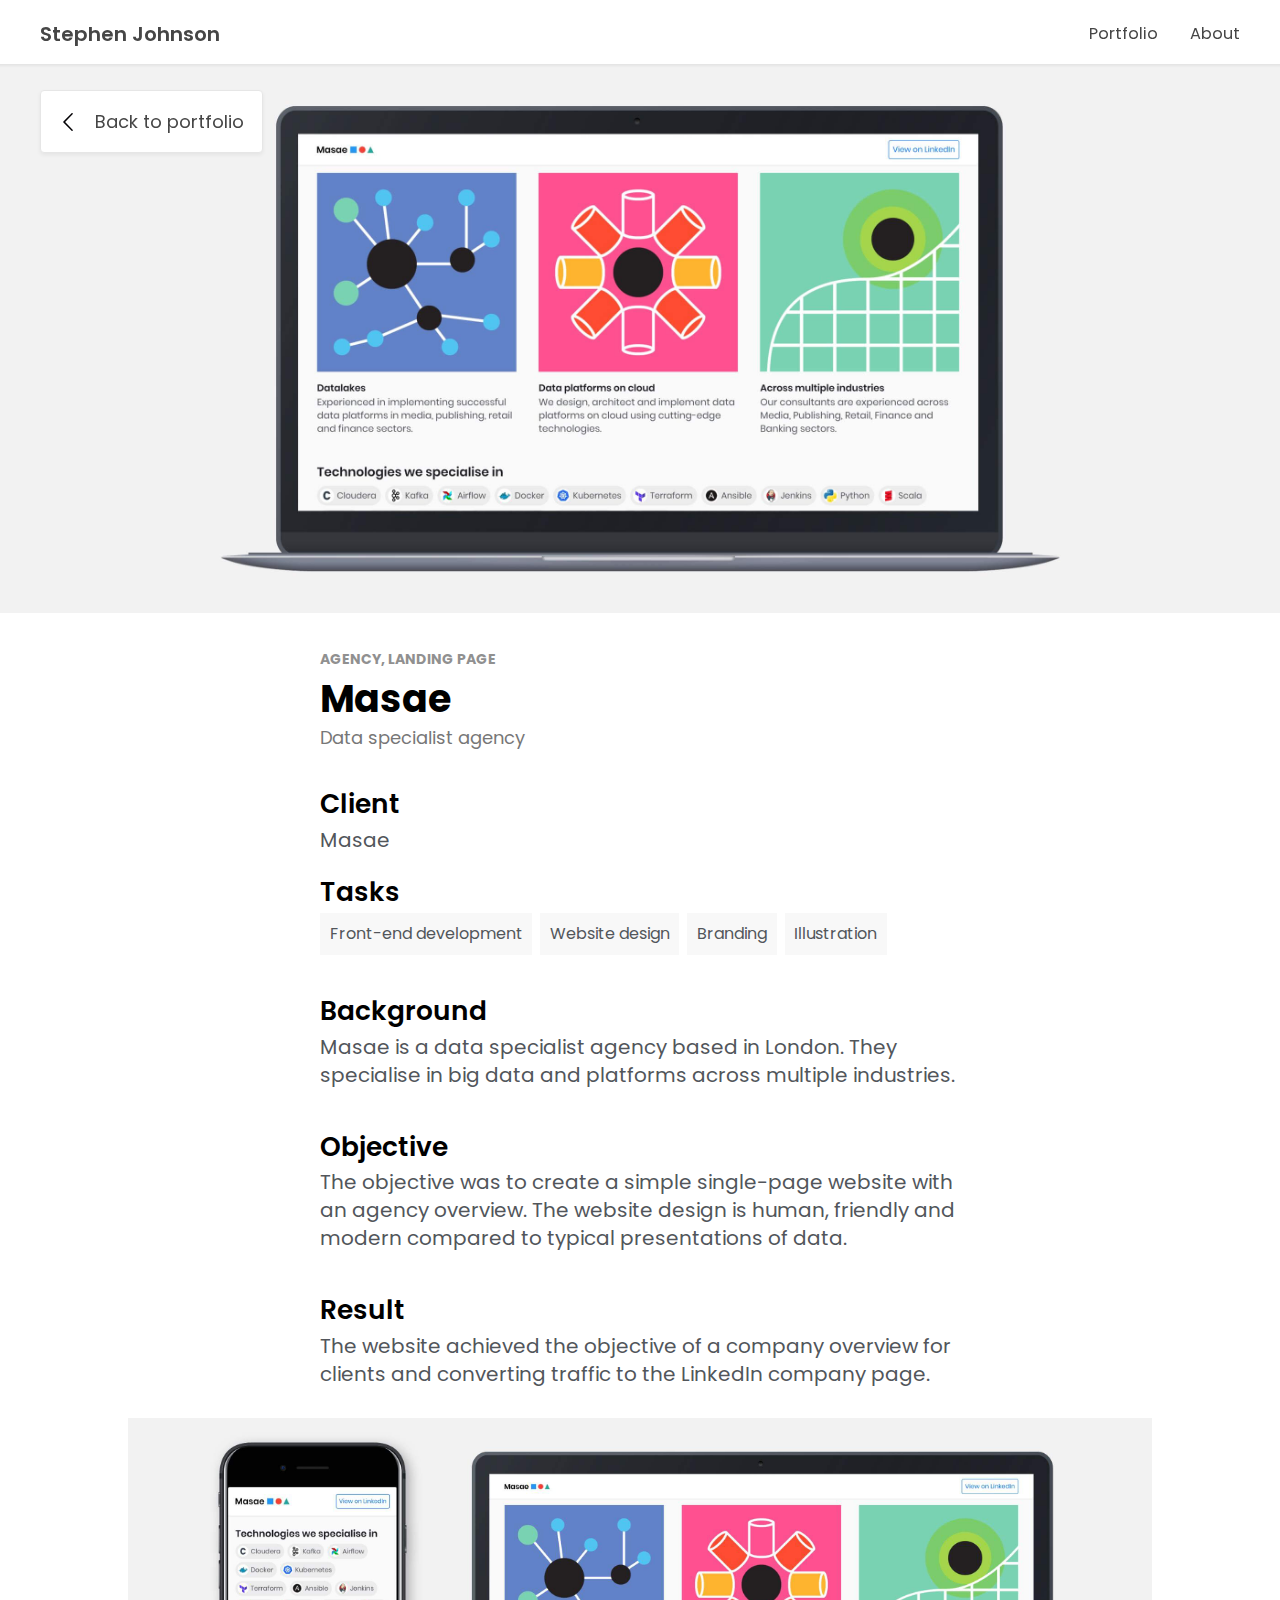
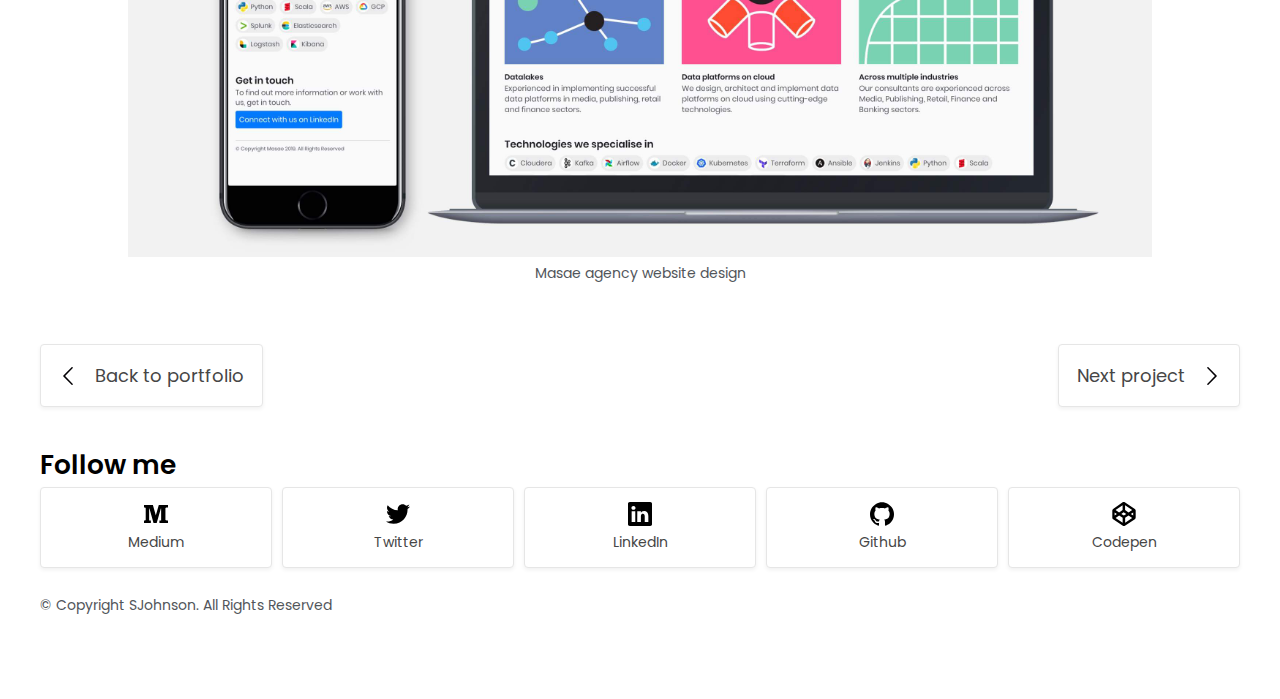
<file: portfolio/masae.html>
<!DOCTYPE html>
<html lang="en" >
<head>
<meta charset="UTF-8">
<meta name="viewport" content="width=device-width, initial-scale=1.0">
    <!-- Primary Meta Tags -->
<title>SJohnson | Product Designer Portfolio</title>
<meta name="title" content="SJohnson | Product Designer Portfolio">
<meta name="description" content="I'm a Product Designer. Designing research-led interfaces & applications. I am experienced working in lean start-ups and global premium brands.">

<!-- Open Graph / Facebook -->
<meta property="og:type" content="website">
<meta property="og:url" content="https://s-j-j.github.io/johnson/index.html">
<meta property="og:title" content="SJohnson | Product Designer Portfolio">
<meta property="og:description" content="I'm a Product Designer. Designing research-led interfaces & applications. I am experienced working in lean start-ups and global premium brands.">
<meta property="og:image" content="../img/portfolio_wine-tasting.png">

<!-- Twitter -->
<meta property="twitter:card" content="summary_large_image">
<meta property="twitter:url" content="https://s-j-j.github.io/johnson/index.html">
<meta property="twitter:title" content="SJohnson | Product Designer Portfolio">
<meta property="twitter:description" content="I'm a Product Designer. Designing research-led interfaces & applications. I am experienced working in lean start-ups and global premium brands.">
<meta property="twitter:image" content="../img/portfolio_wine-tasting.png">

<link rel="stylesheet" type="text/css" href="../style.css">
<link href="https://fonts.googleapis.com/css?family=Poppins:400,600,700" rel="stylesheet">


<link rel="icon" href="../img/cropped-favicon-32x32.png" sizes="32x32">
<link rel="icon" href="../img/cropped-favicon-192x192.png" sizes="192x192">
<link rel="apple-touch-icon-precomposed" href="../img/cropped-favicon-180x180.png">
<meta name="msapplication-TileImage" content="../img/cropped-favicon-270x270.png">
</head>
<body>
<div class="container">
    <nav class="nav-container">
        <div class="nav__main">
        <div class="nav__logo">
            <a href="https://sjohnson.co.uk">Stephen Johnson</a></div>
        <ul>
          <li><a href="https://sjohnson.co.uk" aria-label="Portfolio">Portfolio</a></li>
          <li><a href="https://sjohnson.co.uk/about.html" aria-label="About">About</a></li>
        </ul>
        </div>
    </nav>

    <div class="page">
            <a href="https://sjohnson.co.uk" class="button button--nav">
                <div class="icon-sm icon-chevron-left"></div>
                <div class="button-label">Back to portfolio</div>
            </a>

        <header>
            <img src="../img/masae-header.jpg" class="img__page-width-100">
    </header>

<section class="two-col section--inner">
    <div>
    <div class="portfolio-meta">Agency, Landing page</div>
    <h1>Masae</h1>
    <div class="portfolio__description-body">Data specialist agency</div>
    <h2>Client</h2>
    <p>Masae</p>
    <h2>Tasks</h2>
    <ul class="meta">
        <li class="meta-item">Front-end development</li>
        <li class="meta-item">Website design</li>
        <li class="meta-item">Branding</li>
        <li class="meta-item">Illustration</li>
    </ul>
    </div>
</section>

<section class="two-col section--inner">
    <div>
        <h2>Background</h2>
    </div>
    <div>
        <p>Masae is a data specialist agency based in London. They specialise in big data and platforms across multiple industries.</p>
    </div>
</section>


<section class="two-col section--inner">
    <div>
        <h2>Objective</h2>
    </div>
    <div>
        <p>The objective was to create a simple single-page website with an agency overview. The website design is human, friendly and modern compared to typical presentations of data.
        </p>
    </div>
</section>


<section class="two-col section--inner">
    <div>
        <h2>Result</h2>
    </div>
    <div>
        <p>The website achieved the objective of a company overview for clients and converting traffic to the LinkedIn company page.
        </p>
        <figure>
            <img src="../img/masae-website.jpg" alt="Data" class="img__page-width-80">
            <figcaption>Masae agency website design</figcaption>
        </figure>
    </div>
</section>




<section class="pagination">
<a href="https://sjohnson.co.uk" class="button">
        <div class="icon-sm icon-chevron-left"></div>
        <div class="button-label">Back to portfolio</div>
</a>
<a href="waitrose-rapid.html" class="button">
        <div class="button-label">Next project</div>
        <div class="icon-sm icon-chevron-right"></div>
</a>
</section>

<h2>Follow me</h2>
<section class="section__social">
    <a class="social__item" href="https://medium.com/@stothejj" target="_blank" aria-label="Follow me on Medium">
        <div class="social__item__content">
            <div class="social__item-icon"><img width="24" height="24" title="Medium" src="[data-uri]" /></div>
            <div class="social__item-label">Medium</div>
        </div>
    </a>

    <a class="social__item" href="https://twitter.com/stothejj" target="_blank" aria-label="Follow me on Twitter">
            <div class="social__item__content">
                <div class="social__item-icon"><img width="24" height="24" title="Twitter" src="[data-uri]" /></div>
                <div class="social__item-label">Twitter</div>
            </div>
    </a>

    
    <a class="social__item" href="https://www.linkedin.com/in/stothejj/" target="_blank" aria-label="Follow me on LinkedIn">
            <div class="social__item__content">
                <div class="social__item-icon"><img width="24" height="24" title="LinkedIn" src="[data-uri]" /></div>
                <div class="social__item-label">LinkedIn</div>
            </div>
    </a>

    <a class="social__item" href="https://github.com/S-J-J" target="_blank" aria-label="Follow me on Github">
            <div class="social__item__content">
                <div class="social__item-icon"><img width="24" height="24" title="Github" src="[data-uri]" /></div>
                <div class="social__item-label">Github</div>
            </div>
    </a>
    
    <a class="social__item" href="https://codepen.io/stothejj/" target="_blank" aria-label="Follow me on Codepen">
            <div class="social__item__content">
                <div class="social__item-icon"><img width="24" height="24" title="Codepen" src="[data-uri]" /></div>
                <div class="social__item-label">Codepen</div>
            </div>
    </a>
</section>
</body>

<footer>
        © Copyright SJohnson. All Rights Reserved
</footer>
</div></div>
</html>
</file>
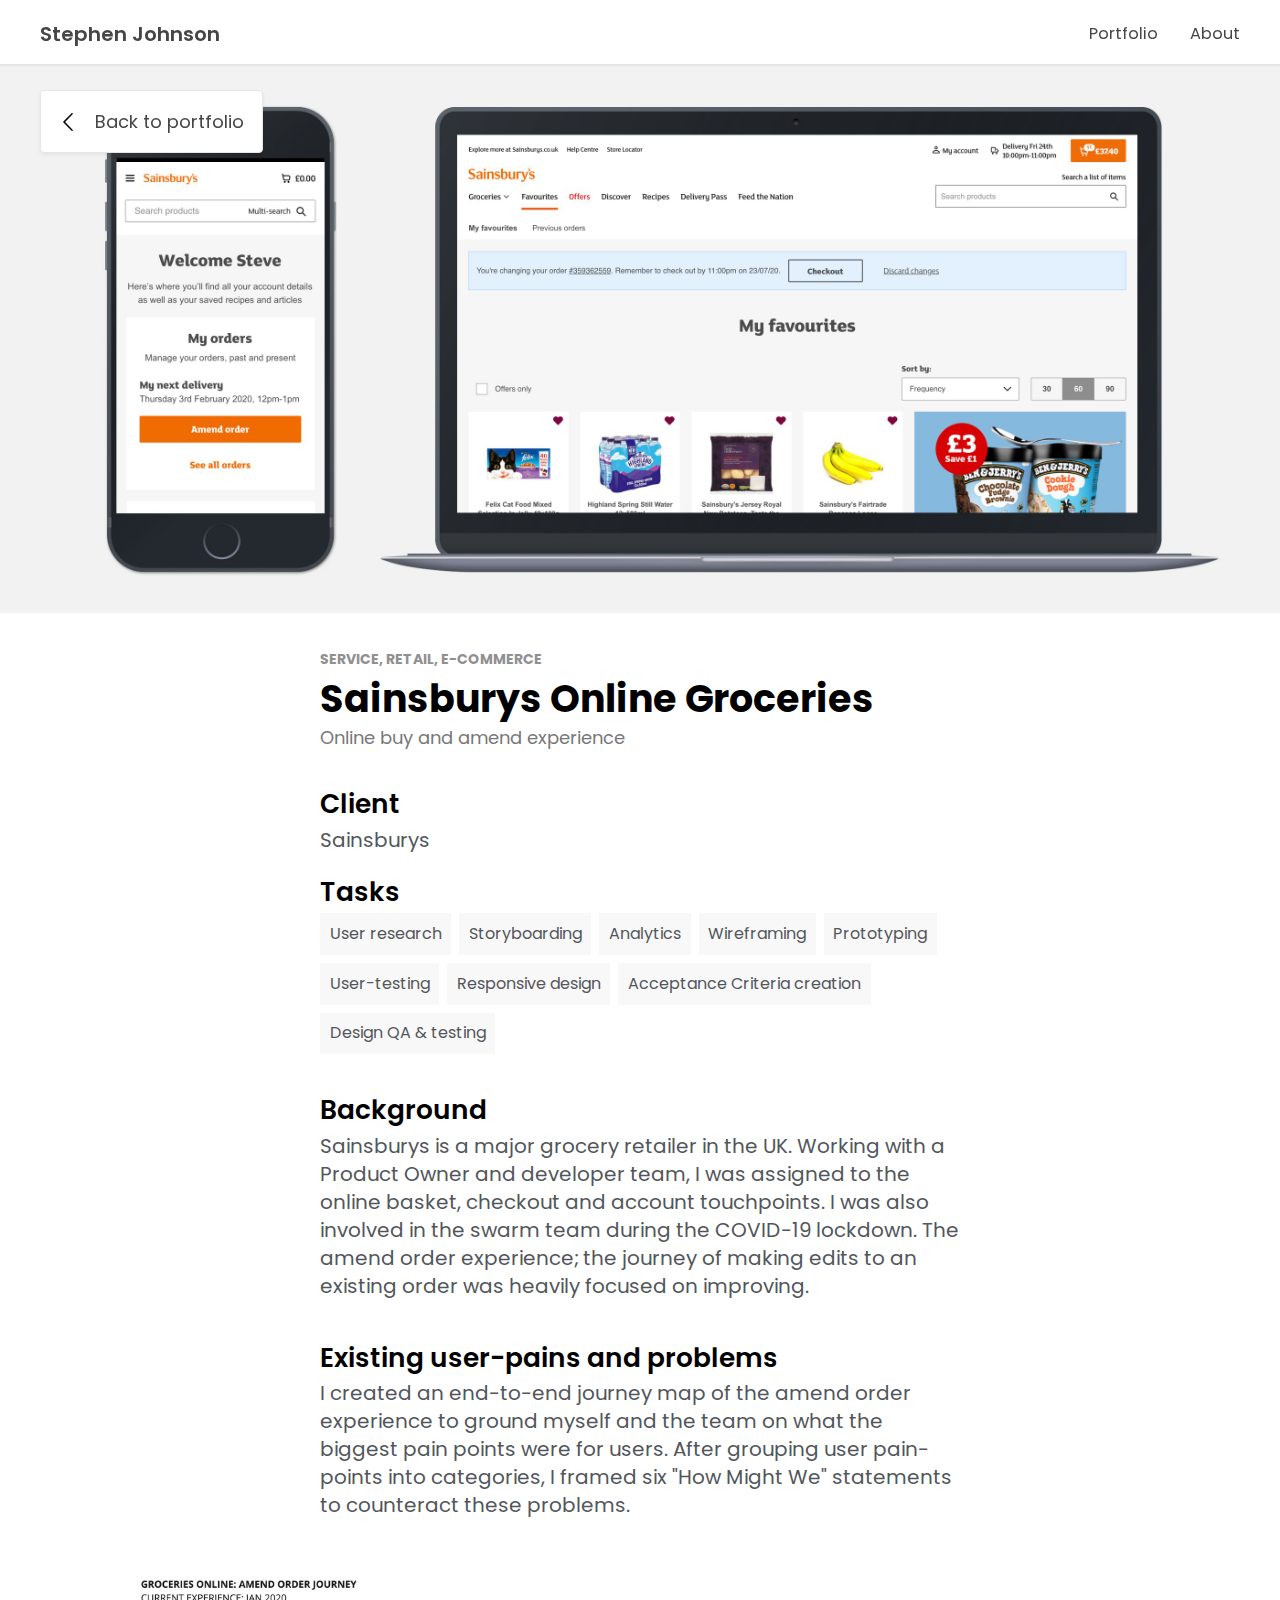
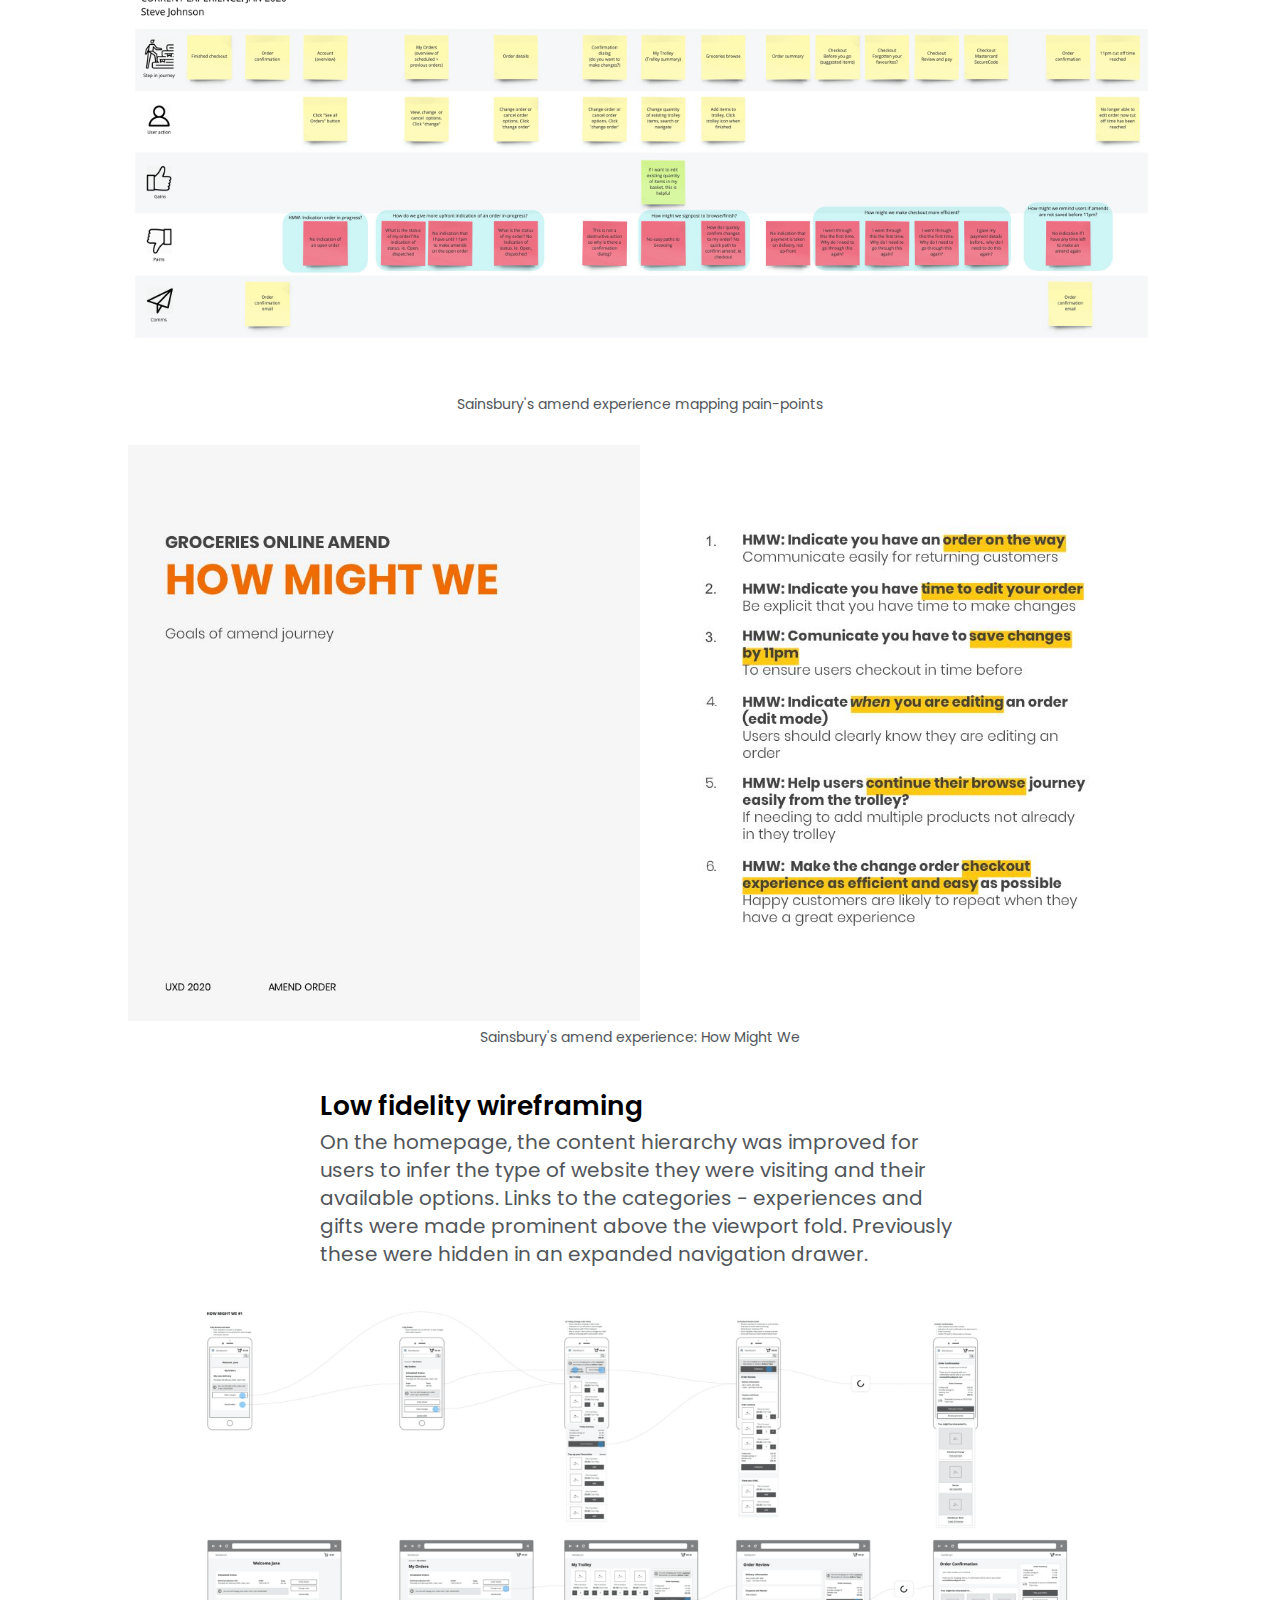
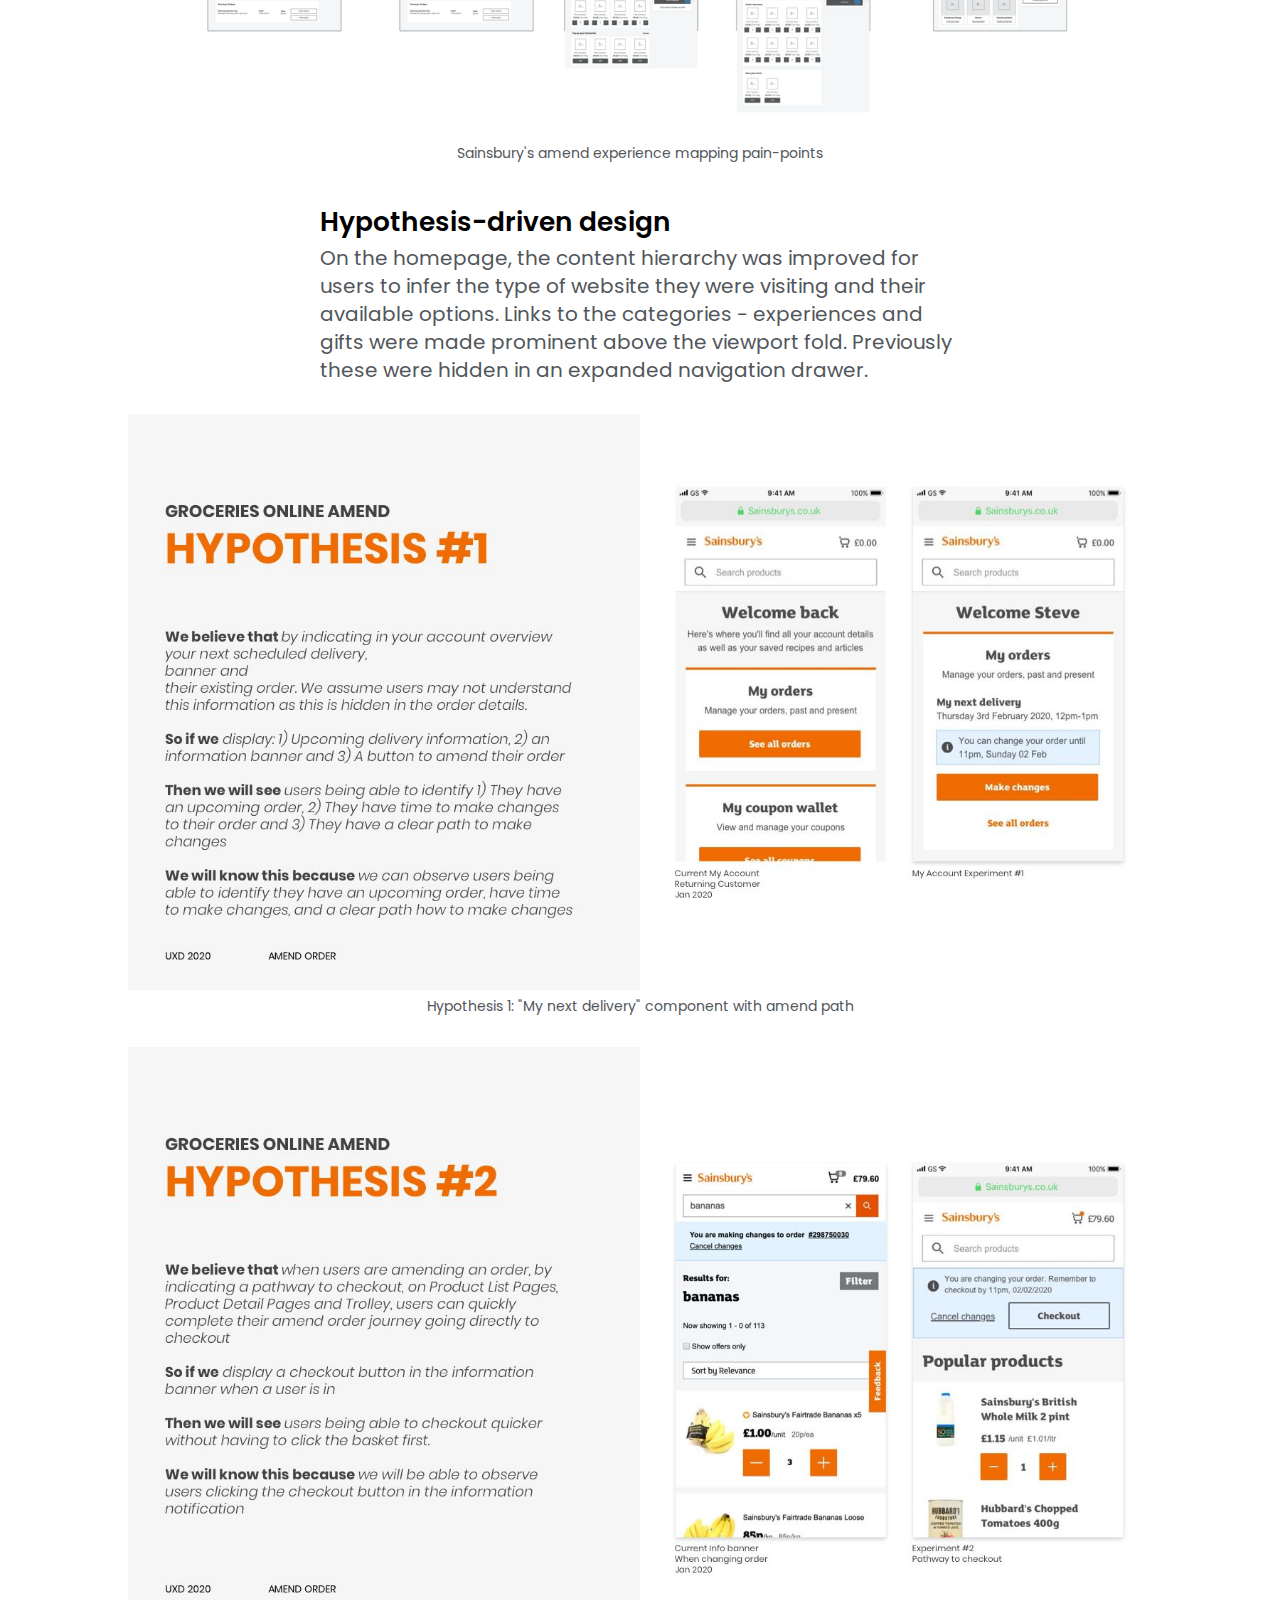
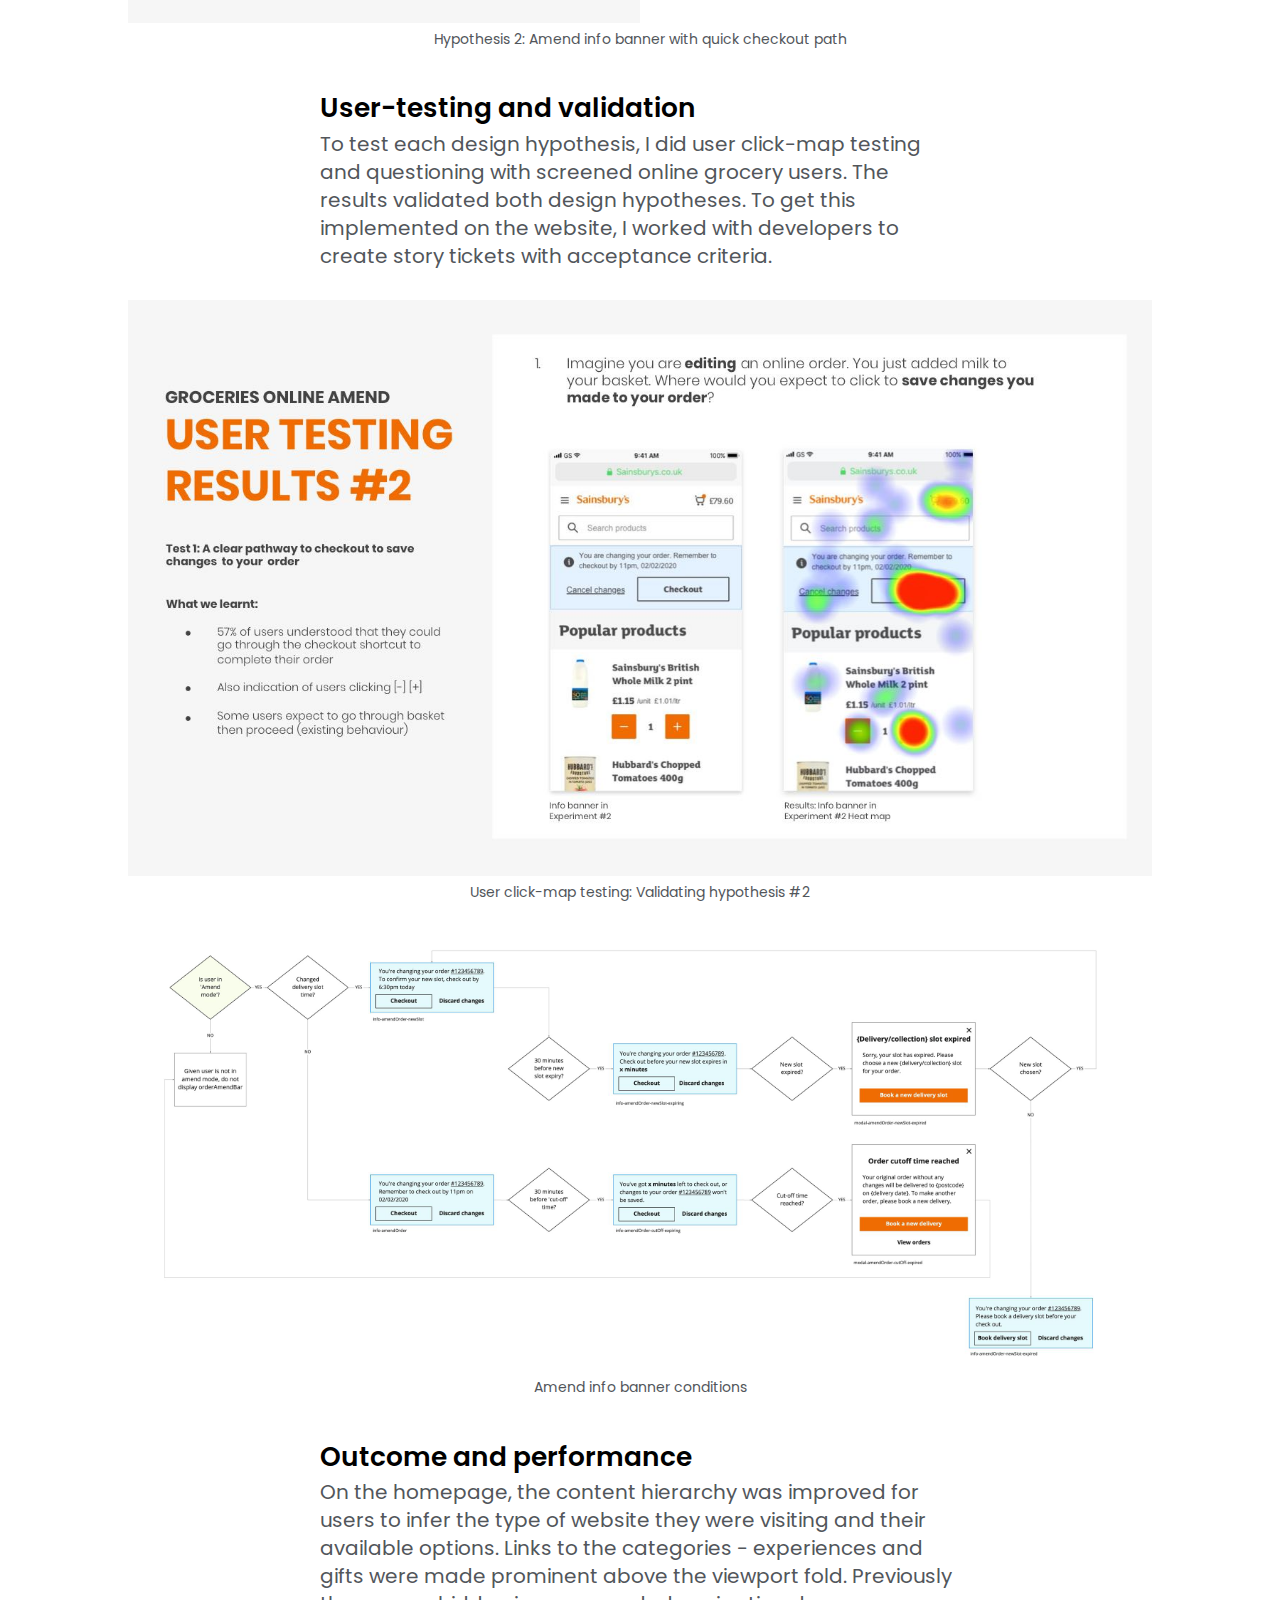
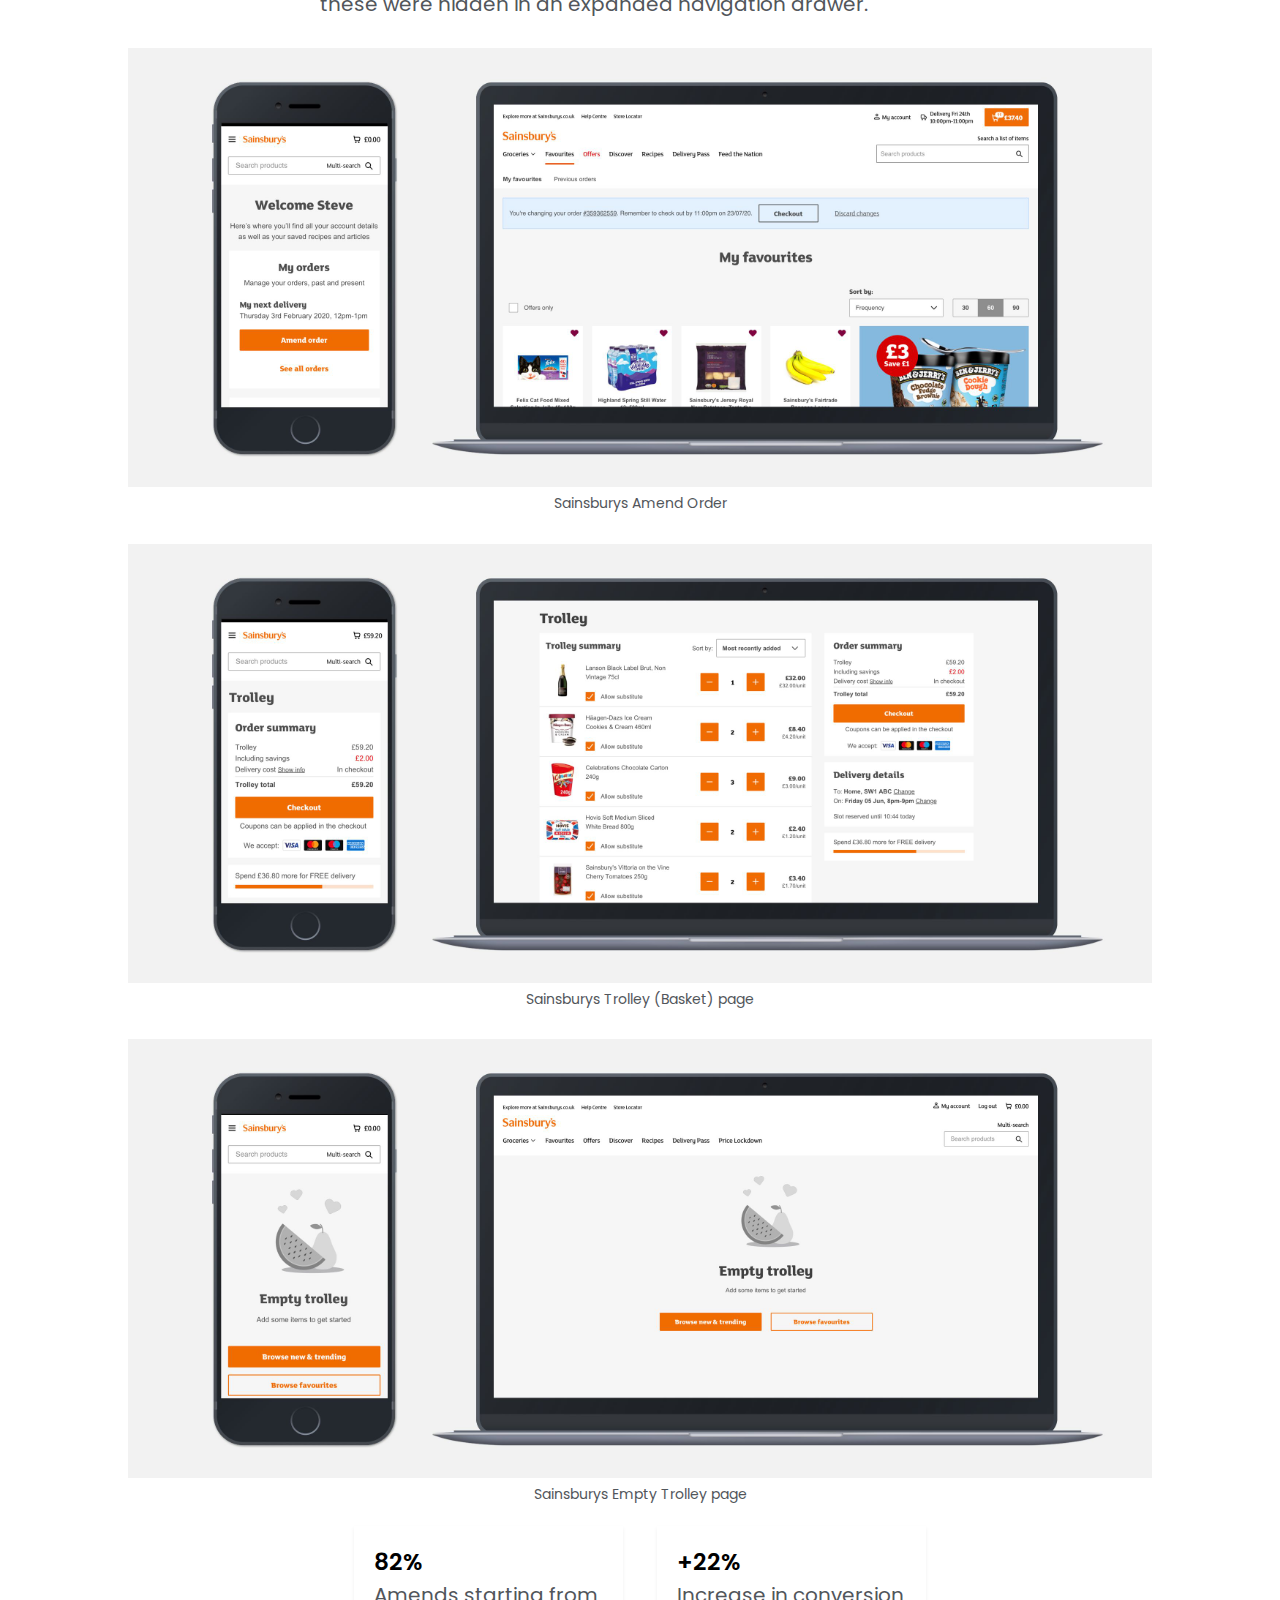
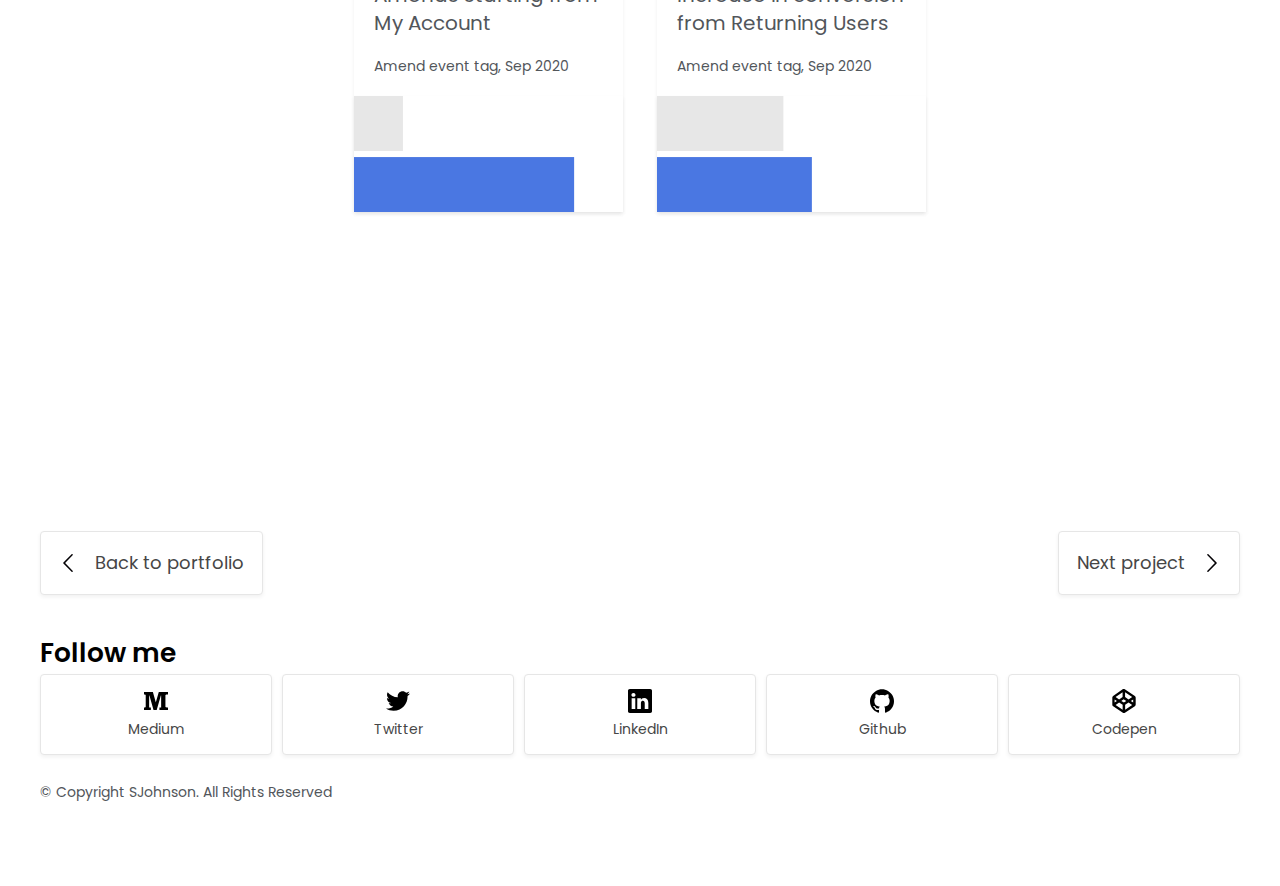
<file: portfolio/sainsburys.html>
<!DOCTYPE html>
<html lang="en" >
<head>
<meta charset="UTF-8">
<meta name="viewport" content="width=device-width, initial-scale=1.0">
    <!-- Primary Meta Tags -->
<title>SJohnson | Product Designer Portfolio</title>
<meta name="title" content="SJohnson | Product Designer Portfolio">
<meta name="description" content="I'm a Product Designer. Designing research-led interfaces & applications. I am experienced working in lean start-ups and global premium brands.">

<!-- Open Graph / Facebook -->
<meta property="og:type" content="website">
<meta property="og:url" content="https://s-j-j.github.io/johnson/index.html">
<meta property="og:title" content="SJohnson | Product Designer Portfolio">
<meta property="og:description" content="I'm a Product Designer. Designing research-led interfaces & applications. I am experienced working in lean start-ups and global premium brands.">
<meta property="og:image" content="../img/portfolio_wine-tasting.png">

<!-- Twitter -->
<meta property="twitter:card" content="summary_large_image">
<meta property="twitter:url" content="https://s-j-j.github.io/johnson/index.html">
<meta property="twitter:title" content="SJohnson | Product Designer Portfolio">
<meta property="twitter:description" content="I'm a Product Designer. Designing research-led interfaces & applications. I am experienced working in lean start-ups and global premium brands.">
<meta property="twitter:image" content="../img/portfolio_wine-tasting.png">

<link rel="stylesheet" type="text/css" href="../style.css">
<link href="https://fonts.googleapis.com/css?family=Poppins:400,600,700" rel="stylesheet">


<link rel="icon" href="../img/cropped-favicon-32x32.png" sizes="32x32">
<link rel="icon" href="../img/cropped-favicon-192x192.png" sizes="192x192">
<link rel="apple-touch-icon-precomposed" href="../img/cropped-favicon-180x180.png">
<meta name="msapplication-TileImage" content="../img/cropped-favicon-270x270.png">
</head>
<body>
<div class="container">
    <nav class="nav-container">
        <div class="nav__main">
        <div class="nav__logo">
            <a href="https://sjohnson.co.uk">Stephen Johnson</a></div>
        <ul>
          <li><a href="https://sjohnson.co.uk" aria-label="Portfolio">Portfolio</a></li>
          <li><a href="https://sjohnson.co.uk/about.html" aria-label="About">About</a></li>
        </ul>
        </div>
    </nav>

    <div class="page">
            <a href="https://sjohnson.co.uk" class="button button--nav">
                <div class="icon-sm icon-chevron-left"></div>
                <div class="button-label">Back to portfolio</div>
            </a>

        <header>
            <img src="../img/sainsburys-amend.jpg" class="img__page-width-100">
    </header>

<section class="two-col section--inner">
   
    <div>

                <div class="portfolio-meta">Service, retail, e-commerce</div>
            <h1>Sainsburys Online Groceries</h1>
            <div class="portfolio__description-body">Online buy and amend experience</div>
      
            <h2>Client</h2>
            <p>Sainsburys</p>
            <h2>Tasks</h2>
            <ul class="meta">
                <li class="meta-item">User research</li>
                <li class="meta-item">Storyboarding</li>
                <li class="meta-item">Analytics</li>
                <li class="meta-item">Wireframing</li>
                <li class="meta-item">Prototyping</li>
                <li class="meta-item">User-testing</li>
                <li class="meta-item">Responsive design</li>
                <li class="meta-item">Acceptance Criteria creation</li>
                <li class="meta-item">Design QA & testing</li>
            </ul>     
    </div>
</section>

<section class="two-col section--inner">
    <div>
        <h2>Background</h2>
    </div>
    <div>
        <p>Sainsburys is a major grocery retailer in the UK. Working with a Product Owner and developer team, I was assigned to the online basket, checkout and account touchpoints. I was also involved in the swarm team during the COVID-19 lockdown. The amend order experience; the journey of making edits to an existing order was heavily focused on improving. 
        </p>
    </div>
</section>


<section class="two-col section--inner">
    <div>
        <h2>Existing user-pains and problems</h2>
    </div>
    <div>
        <p>I created an end-to-end journey map of the amend order experience to ground myself and the team on what the biggest pain points were for users. After grouping user pain-points into categories, I framed six "How Might We" statements to counteract these problems.  </p>
         
        <figure>
            <img src="../img/sainsburys-amend-research.jpg" alt="Data" class="img__page-width-80">
            <figcaption>Sainsbury's amend experience mapping pain-points</figcaption>
        </figure>
        <figure>
            <img src="../img/sainsburys-amend-hmw.jpg" alt="Sainsburys amend experience" class="img__page-width-80">
            <figcaption>Sainsbury's amend experience: How Might We</figcaption>
        </figure>
    </div>
</section>

<section class="two-col section--inner">
    <div>
        <h2>Low fidelity wireframing</h2>
    </div>
    <div>
        <p>On the homepage, the content hierarchy was improved for users to infer the type of website they were visiting and their available options. Links to the categories - experiences and gifts were made prominent above the viewport fold. Previously these were hidden in an expanded navigation drawer. </p>
         
        <figure>
            <img src="../img/sainsburys-amend-lowfi.jpg" alt="Data" class="img__page-width-80">
            <figcaption>Sainsbury's amend experience mapping pain-points</figcaption>
        </figure>
    </div>
</section>

<section class="two-col section--inner">
    <div>
        <h2>Hypothesis-driven design</h2>
    </div>
    <div>
        <p>On the homepage, the content hierarchy was improved for users to infer the type of website they were visiting and their available options. Links to the categories - experiences and gifts were made prominent above the viewport fold. Previously these were hidden in an expanded navigation drawer. </p>
         
        <figure>
            <img src="../img/sainsburys-amend-hypothesis1.jpg" alt="Data" class="img__page-width-80">
            <figcaption>Hypothesis 1: "My next delivery" component with amend path</figcaption>
        </figure>
        <figure>
            <img src="../img/sainsburys-amend-hypothesis2.jpg" alt="Data" class="img__page-width-80">
            <figcaption>Hypothesis 2: Amend info banner with quick checkout path</figcaption>
        </figure>
    </div>
</section>



<section class="two-col section--inner">
        <div>
            <h2>User-testing and validation</h2>
        </div>
        <div>
            <p>To test each design hypothesis, I did user click-map testing and questioning with screened online grocery users. The results validated both design hypotheses. To get this implemented on the website, I worked with developers to create story tickets with acceptance criteria.  </p>
               
            <figure>
                <img src="../img/sainsburys-amend-usertesting.jpg" alt="Data" class="img__page-width-80">
                <figcaption>User click-map testing: Validating hypothesis #2</figcaption>
            </figure>
            <figure>
                <img src="../img/amend-info-banner.jpg" alt="Data" class="img__page-width-80">
                <figcaption>Amend info banner conditions</figcaption>
            </figure>

  

       

        </div>
    </section>

    

    <section class="two-col section--inner">
        <div>
            <h2>Outcome and performance</h2>
        </div>
        <div>
            <p>On the homepage, the content hierarchy was improved for users to infer the type of website they were visiting and their available options. Links to the categories - experiences and gifts were made prominent above the viewport fold. Previously these were hidden in an expanded navigation drawer. </p>

            <figure>
                <img src="../img/sainsburys-amend.jpg" alt="Data" class="img__page-width-80">
                <figcaption>Sainsburys Amend Order</figcaption>
            </figure>
            <figure>
                <img src="../img/sainsburys-trolley.jpg" alt="Data" class="img__page-width-80">
                <figcaption>Sainsburys Trolley (Basket) page</figcaption>
            </figure>
            <figure>
                <img src="../img/sainsburys-trolley-empty.jpg" alt="Data" class="img__page-width-80">
                <figcaption>Sainsburys Empty Trolley page</figcaption>
            </figure>
          
      

        <div class="container__statistic">
            <div class="container__statistic__item">
                <div class="container__statistic__item--top"> 
                    <h3>82%</h3>
                    <p class="statistic-description">Amends starting from My Account</p>
                    <p class="statistic-date">Amend event tag, Sep 2020</p>
                </div>
                <div class="container__statistic__item--bottom">
                    <img src="../img/data-amend-event.png" class="statistic-image">
              </div>
            </div>

            <div class="container__statistic__item">
                <div class="container__statistic__item--top"> 
                    <h3>+22%</h3>
                    <p class="statistic-description">Increase in conversion from Returning Users</p>
                    <p class="statistic-date">Amend event tag, Sep 2020</p>
                </div>
                <div class="container__statistic__item--bottom">
                    <img src="../img/data-conversion-after-returning.png" class="statistic-image">
              </div>
            </div>
        </div>
        </div>
    </section>

    <iframe src="https://player.vimeo.com/video/440333342" width="640" height="212" frameborder="0" allow="autoplay; fullscreen" allowfullscreen></iframe>




<section class="pagination">
<a href="https://sjohnson.co.uk" class="button">
        <div class="icon-sm icon-chevron-left"></div>
        <div class="button-label">Back to portfolio</div>
</a>
<a href="masae.html" class="button">
        <div class="button-label">Next project</div>
        <div class="icon-sm icon-chevron-right"></div>
</a>
</section>

<h2>Follow me</h2>
<section class="section__social">
    <a class="social__item" href="https://medium.com/@stothejj" target="_blank" aria-label="Follow me on Medium">
        <div class="social__item__content">
            <div class="social__item-icon"><img width="24" height="24" title="Medium" src="[data-uri]" /></div>
            <div class="social__item-label">Medium</div>
        </div>
    </a>

    <a class="social__item" href="https://twitter.com/stothejj" target="_blank" aria-label="Follow me on Twitter">
            <div class="social__item__content">
                <div class="social__item-icon"><img width="24" height="24" title="Twitter" src="[data-uri]" /></div>
                <div class="social__item-label">Twitter</div>
            </div>
    </a>

    
    <a class="social__item" href="https://www.linkedin.com/in/stothejj/" target="_blank" aria-label="Follow me on LinkedIn">
            <div class="social__item__content">
                <div class="social__item-icon"><img width="24" height="24" title="LinkedIn" src="[data-uri]" /></div>
                <div class="social__item-label">LinkedIn</div>
            </div>
    </a>

    <a class="social__item" href="https://github.com/S-J-J" target="_blank" aria-label="Follow me on Github">
            <div class="social__item__content">
                <div class="social__item-icon"><img width="24" height="24" title="Github" src="[data-uri]" /></div>
                <div class="social__item-label">Github</div>
            </div>
    </a>
    
    <a class="social__item" href="https://codepen.io/stothejj/" target="_blank" aria-label="Follow me on Codepen">
            <div class="social__item__content">
                <div class="social__item-icon"><img width="24" height="24" title="Codepen" src="[data-uri]" /></div>
                <div class="social__item-label">Codepen</div>
            </div>
    </a>
</section>
</body>

<footer>
        © Copyright SJohnson. All Rights Reserved
</footer>
</div></div>
</html>
</file>
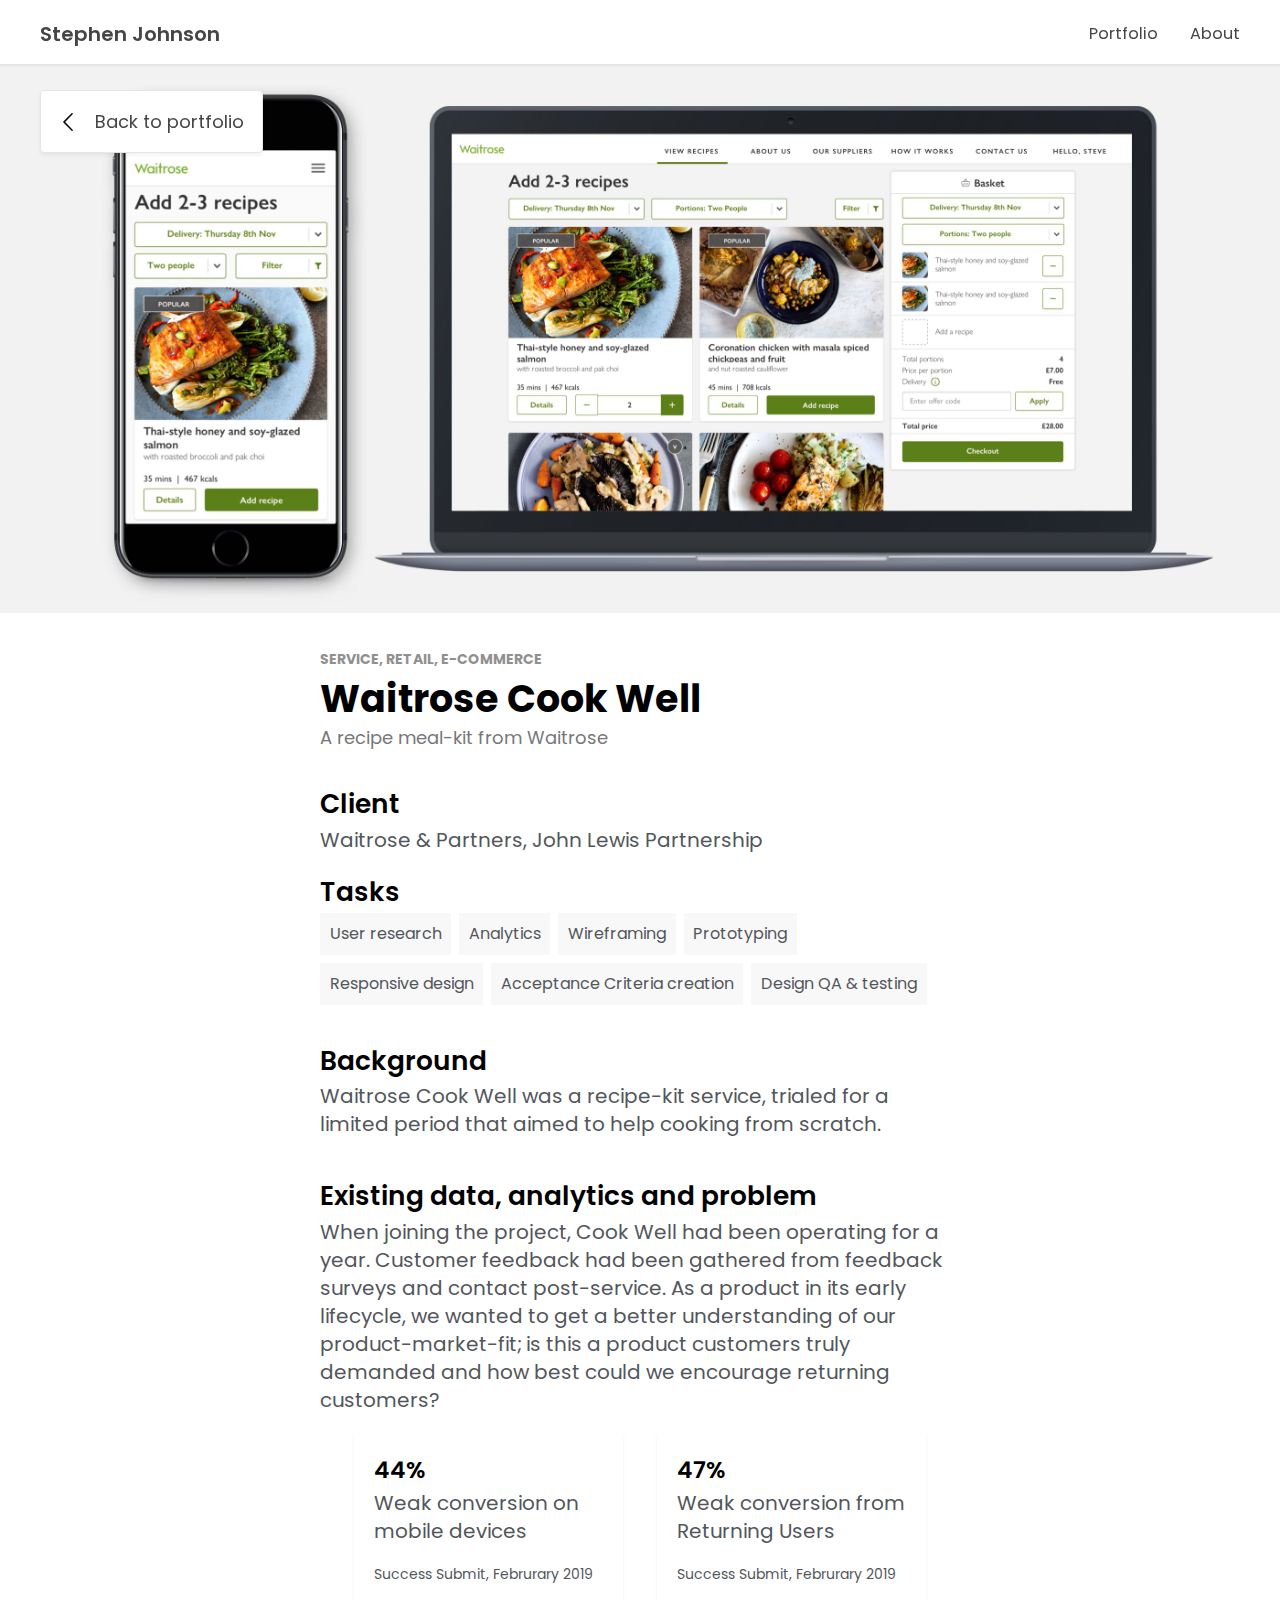
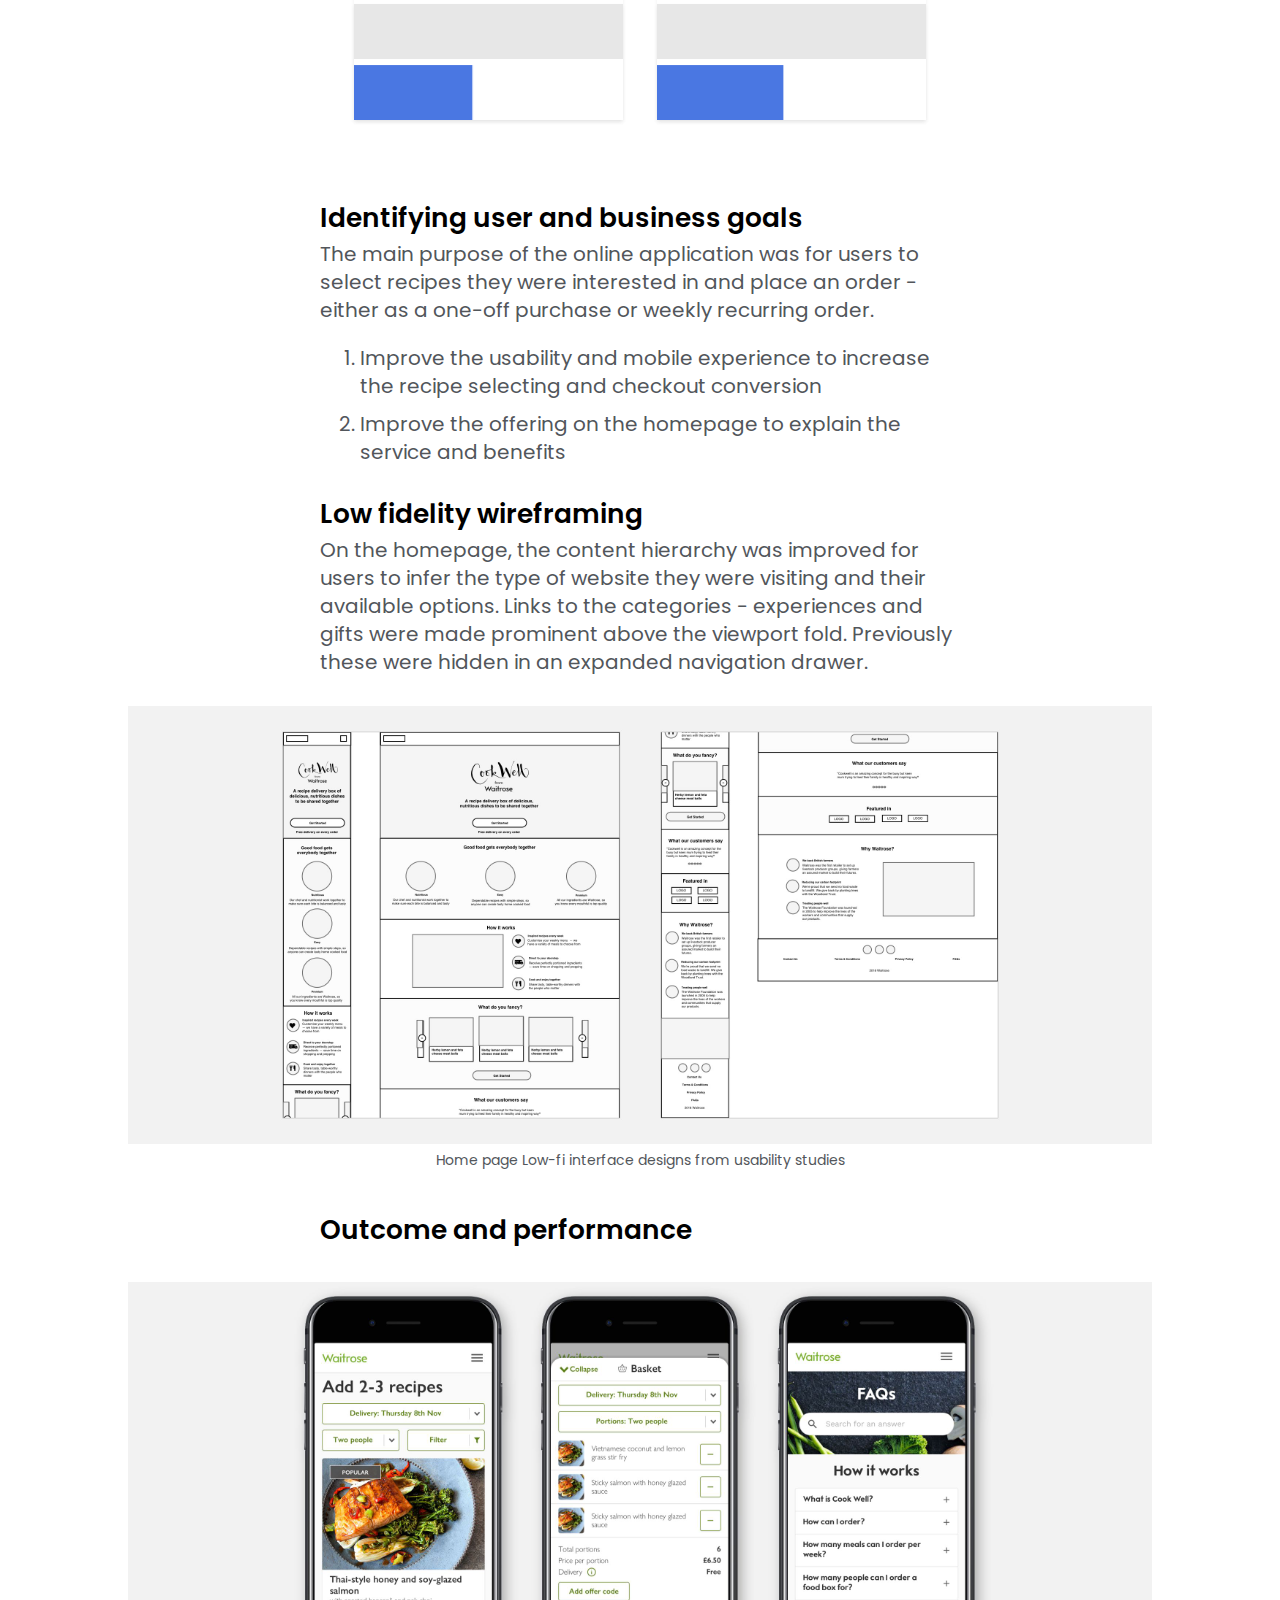
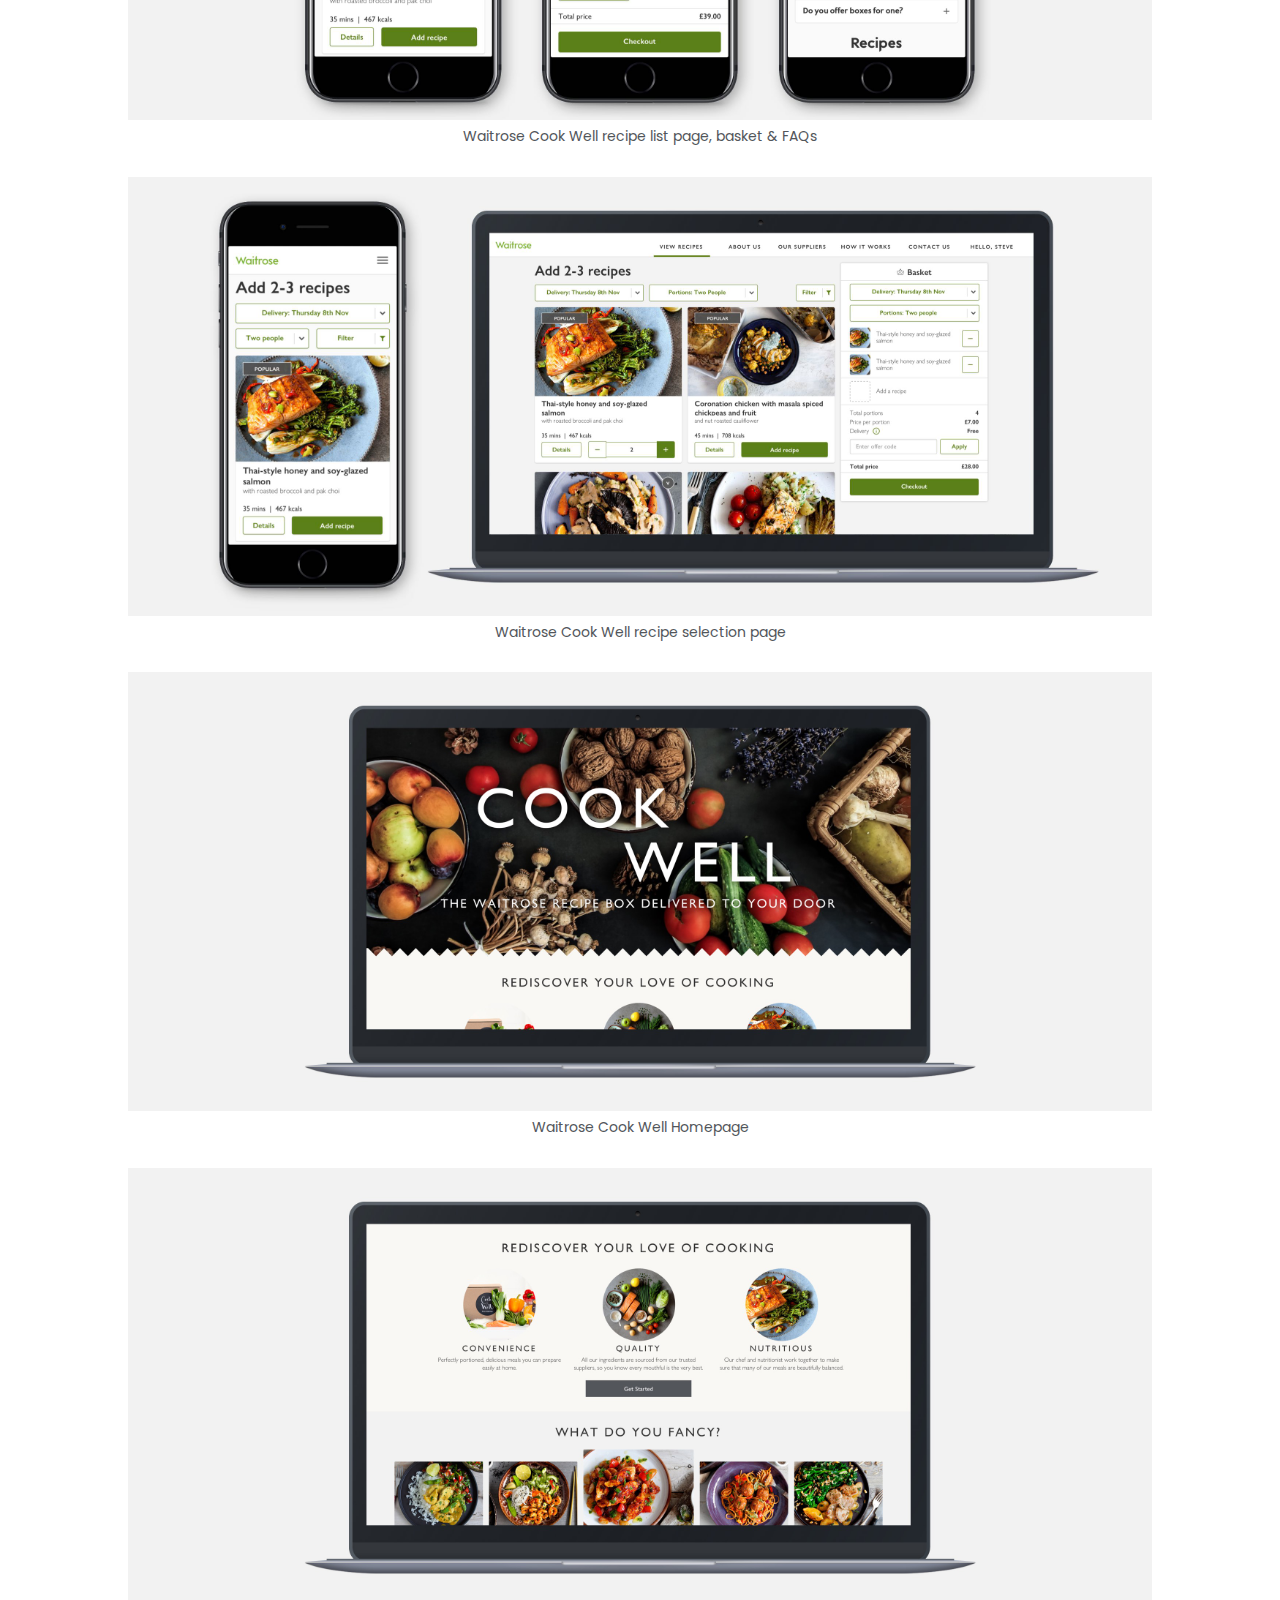
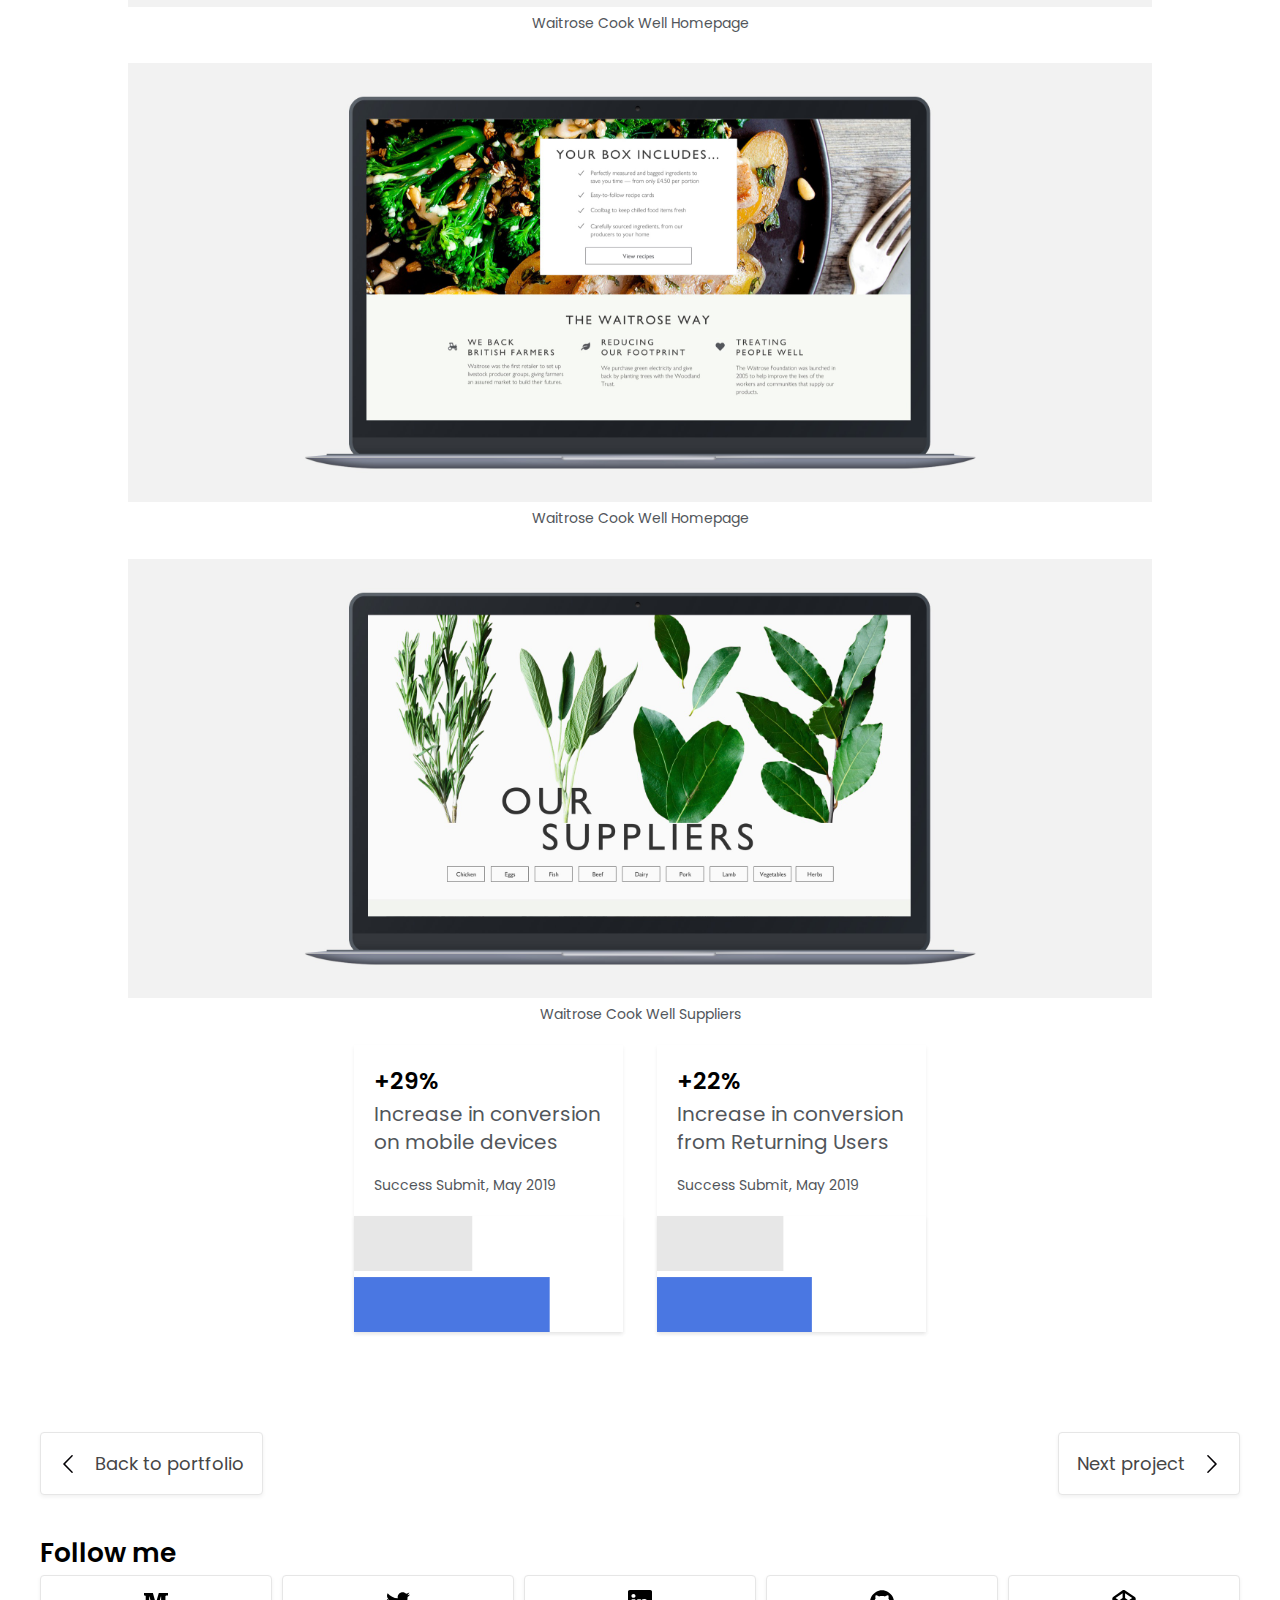
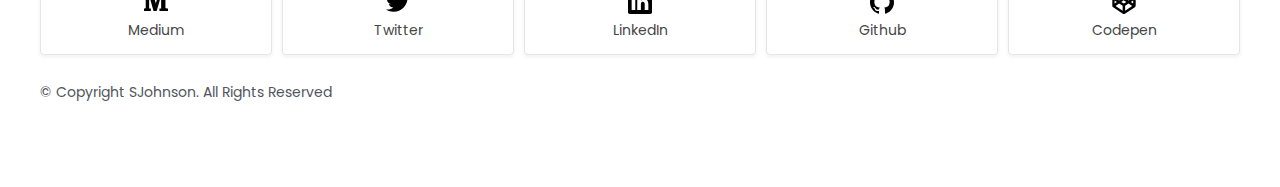
<file: portfolio/waitrose-cookwell.html>
<!DOCTYPE html>
<html lang="en" >
<head>
<meta charset="UTF-8">
<meta name="viewport" content="width=device-width, initial-scale=1.0">
    <!-- Primary Meta Tags -->
<title>SJohnson | Product Designer Portfolio</title>
<meta name="title" content="SJohnson | Product Designer Portfolio">
<meta name="description" content="I'm a Product Designer. Designing research-led interfaces & applications. I am experienced working in lean start-ups and global premium brands.">

<!-- Open Graph / Facebook -->
<meta property="og:type" content="website">
<meta property="og:url" content="https://s-j-j.github.io/johnson/index.html">
<meta property="og:title" content="SJohnson | Product Designer Portfolio">
<meta property="og:description" content="I'm a Product Designer. Designing research-led interfaces & applications. I am experienced working in lean start-ups and global premium brands.">
<meta property="og:image" content="../img/portfolio_wine-tasting.png">

<!-- Twitter -->
<meta property="twitter:card" content="summary_large_image">
<meta property="twitter:url" content="https://s-j-j.github.io/johnson/index.html">
<meta property="twitter:title" content="SJohnson | Product Designer Portfolio">
<meta property="twitter:description" content="I'm a Product Designer. Designing research-led interfaces & applications. I am experienced working in lean start-ups and global premium brands.">
<meta property="twitter:image" content="../img/portfolio_wine-tasting.png">

<link rel="stylesheet" type="text/css" href="../style.css">
<link href="https://fonts.googleapis.com/css?family=Poppins:400,600,700" rel="stylesheet">


<link rel="icon" href="../img/cropped-favicon-32x32.png" sizes="32x32">
<link rel="icon" href="../img/cropped-favicon-192x192.png" sizes="192x192">
<link rel="apple-touch-icon-precomposed" href="../img/cropped-favicon-180x180.png">
<meta name="msapplication-TileImage" content="../img/cropped-favicon-270x270.png">
</head>
<body>
<div class="container">
    <nav class="nav-container">
        <div class="nav__main">
        <div class="nav__logo">
            <a href="https://sjohnson.co.uk">Stephen Johnson</a></div>
        <ul>
          <li><a href="https://sjohnson.co.uk" aria-label="Portfolio">Portfolio</a></li>
          <li><a href="https://sjohnson.co.uk/about.html" aria-label="About">About</a></li>
        </ul>
        </div>
    </nav>

    <div class="page">
            <a href="https://sjohnson.co.uk" class="button button--nav">
                <div class="icon-sm icon-chevron-left"></div>
                <div class="button-label">Back to portfolio</div>
            </a>

        <header>
            <img src="../img/waitrose-cookwell-header.jpg" class="img__page-width-100">
    </header>

<section class="two-col section--inner">
   
    <div>

                <div class="portfolio-meta">Service, retail, e-commerce</div>
            <h1>Waitrose Cook Well</h1>
            <div class="portfolio__description-body">A recipe meal-kit from Waitrose</div>
      
            <h2>Client</h2>
            <p>Waitrose & Partners, John Lewis Partnership</p>
            <h2>Tasks</h2>
            <ul class="meta">
                <li class="meta-item">User research</li>
                <li class="meta-item">Analytics</li>
                <li class="meta-item">Wireframing</li>
                <li class="meta-item">Prototyping</li>
                <li class="meta-item">Responsive design</li>
                <li class="meta-item">Acceptance Criteria creation</li>
                <li class="meta-item">Design QA & testing</li>
            </ul>     
    </div>
</section>

<section class="two-col section--inner">
    <div>
        <h2>Background</h2>
    </div>
    <div>
        <p>Waitrose Cook Well was a recipe-kit service, trialed for a limited period that aimed to help cooking from scratch.</p>
    </div>
</section>


<section class="two-col section--inner">
    <div>
        <h2>Existing data, analytics and problem</h2>
    </div>
    <div>
        <p>When joining the project, Cook Well had been operating for a year. Customer feedback had been gathered from feedback surveys and contact post-service. As a product in its early lifecycle, we wanted to get a better understanding of our product-market-fit; is this a product customers truly demanded and how best could we encourage returning customers?
        </p>



        <div class="container__statistic">
            <div class="container__statistic__item">
                <div class="container__statistic__item--top"> 
                    <h3>44%</h3>
                    <p class="statistic-description">Weak conversion on mobile devices</p>
                    <p class="statistic-date">Success Submit, Februrary 2019</p>

                </div>
                <div class="container__statistic__item--bottom">
                    <img src="../img/data-conversion-before-mobile.png" class="statistic-image">
              </div>
            </div>

            <div class="container__statistic__item">
                <div class="container__statistic__item--top"> 
                    <h3>47%</h3>
                    <p class="statistic-description">Weak conversion from Returning Users</p>
                    <p class="statistic-date">Success Submit, Februrary 2019</p>

                </div>
                <div class="container__statistic__item--bottom">
                    <img src="../img/data-conversion-before-returning.png" class="statistic-image">
              </div>
            </div>
        </div>


    </div>
</section>

<section class="two-col section--inner">
        <div>
            <h2>Identifying user and business goals</h2>
        </div>
        <div>
            <p>The main purpose of the online application was for users to select recipes they were interested in and place an order - either as a one-off purchase or weekly recurring order.</p>
                 <ol>
                <li>Improve the usability and mobile experience to increase the recipe selecting and checkout conversion</li>
                <li>Improve the offering on the homepage to explain the service and benefits</li>
            </ol>

  

       

        </div>
    </section>

    <section class="two-col section--inner">
        <div>
            <h2>Low fidelity wireframing</h2>
        </div>
        <div>
            <p>On the homepage, the content hierarchy was improved for users to infer the type of website they were visiting and their available options. Links to the categories - experiences and gifts were made prominent above the viewport fold. Previously these were hidden in an expanded navigation drawer. </p>
             
            <figure>
                <img src="../img/cookwell_lowfidelity.jpg" alt="Data" class="img__page-width-80">
                <figcaption>Home page Low-fi interface designs from usability studies</figcaption>
            </figure>
 


        </div>
    </section>

    <section class="two-col section--inner">
        <div>
            <h2>Outcome and performance</h2>
        </div>
        <div>

  
            <figure>
                <img src="../img/cookwell-mobile-basket.jpg" alt="Data" class="img__page-width-80">
                <figcaption>Waitrose Cook Well recipe list page, basket & FAQs</figcaption>
            </figure>
            <figure>
                <img src="../img/waitrose-cookwell-header.jpg" alt="Data" class="img__page-width-80">
                <figcaption>Waitrose Cook Well recipe selection page</figcaption>
            </figure>
            <figure>
                <img src="../img/cookwell-homepage1.jpg" alt="Data" class="img__page-width-80">
                <figcaption>Waitrose Cook Well Homepage</figcaption>
            </figure>
            <figure>
                <img src="../img/cookwell-homepage2.jpg" alt="Data" class="img__page-width-80">
                <figcaption>Waitrose Cook Well Homepage</figcaption>
            </figure>
            <figure>
                <img src="../img/cookwell-homepage3.jpg" alt="Data" class="img__page-width-80">
                <figcaption>Waitrose Cook Well Homepage</figcaption>
            </figure>
            <figure>
                <img src="../img/cookwell-suppliers1.jpg" alt="Data" class="img__page-width-80">
                <figcaption>Waitrose Cook Well Suppliers</figcaption>
            </figure>
      

        <div class="container__statistic">
            <div class="container__statistic__item">
                <div class="container__statistic__item--top"> 
                    <h3>+29%</h3>
                    <p class="statistic-description">Increase in conversion on mobile devices</p>
                    <p class="statistic-date">Success Submit, May 2019</p>
                </div>
                <div class="container__statistic__item--bottom">
                    <img src="../img/data-conversion-after-mobile.png" class="statistic-image">
              </div>
            </div>

            <div class="container__statistic__item">
                <div class="container__statistic__item--top"> 
                    <h3>+22%</h3>
                    <p class="statistic-description">Increase in conversion from Returning Users</p>
                    <p class="statistic-date">Success Submit, May 2019</p>
                </div>
                <div class="container__statistic__item--bottom">
                    <img src="../img/data-conversion-after-returning.png" class="statistic-image">
              </div>
            </div>
        </div>
        </div>
    </section>





<section class="pagination">
<a href="https://sjohnson.co.uk" class="button">
        <div class="icon-sm icon-chevron-left"></div>
        <div class="button-label">Back to portfolio</div>
</a>
<a href="masae.html" class="button">
        <div class="button-label">Next project</div>
        <div class="icon-sm icon-chevron-right"></div>
</a>
</section>

<h2>Follow me</h2>
<section class="section__social">
    <a class="social__item" href="https://medium.com/@stothejj" target="_blank" aria-label="Follow me on Medium">
        <div class="social__item__content">
            <div class="social__item-icon"><img width="24" height="24" title="Medium" src="[data-uri]" /></div>
            <div class="social__item-label">Medium</div>
        </div>
    </a>

    <a class="social__item" href="https://twitter.com/stothejj" target="_blank" aria-label="Follow me on Twitter">
            <div class="social__item__content">
                <div class="social__item-icon"><img width="24" height="24" title="Twitter" src="[data-uri]" /></div>
                <div class="social__item-label">Twitter</div>
            </div>
    </a>

    
    <a class="social__item" href="https://www.linkedin.com/in/stothejj/" target="_blank" aria-label="Follow me on LinkedIn">
            <div class="social__item__content">
                <div class="social__item-icon"><img width="24" height="24" title="LinkedIn" src="[data-uri]" /></div>
                <div class="social__item-label">LinkedIn</div>
            </div>
    </a>

    <a class="social__item" href="https://github.com/S-J-J" target="_blank" aria-label="Follow me on Github">
            <div class="social__item__content">
                <div class="social__item-icon"><img width="24" height="24" title="Github" src="[data-uri]" /></div>
                <div class="social__item-label">Github</div>
            </div>
    </a>
    
    <a class="social__item" href="https://codepen.io/stothejj/" target="_blank" aria-label="Follow me on Codepen">
            <div class="social__item__content">
                <div class="social__item-icon"><img width="24" height="24" title="Codepen" src="[data-uri]" /></div>
                <div class="social__item-label">Codepen</div>
            </div>
    </a>
</section>
</body>

<footer>
        © Copyright SJohnson. All Rights Reserved
</footer>
</div></div>
</html>
</file>
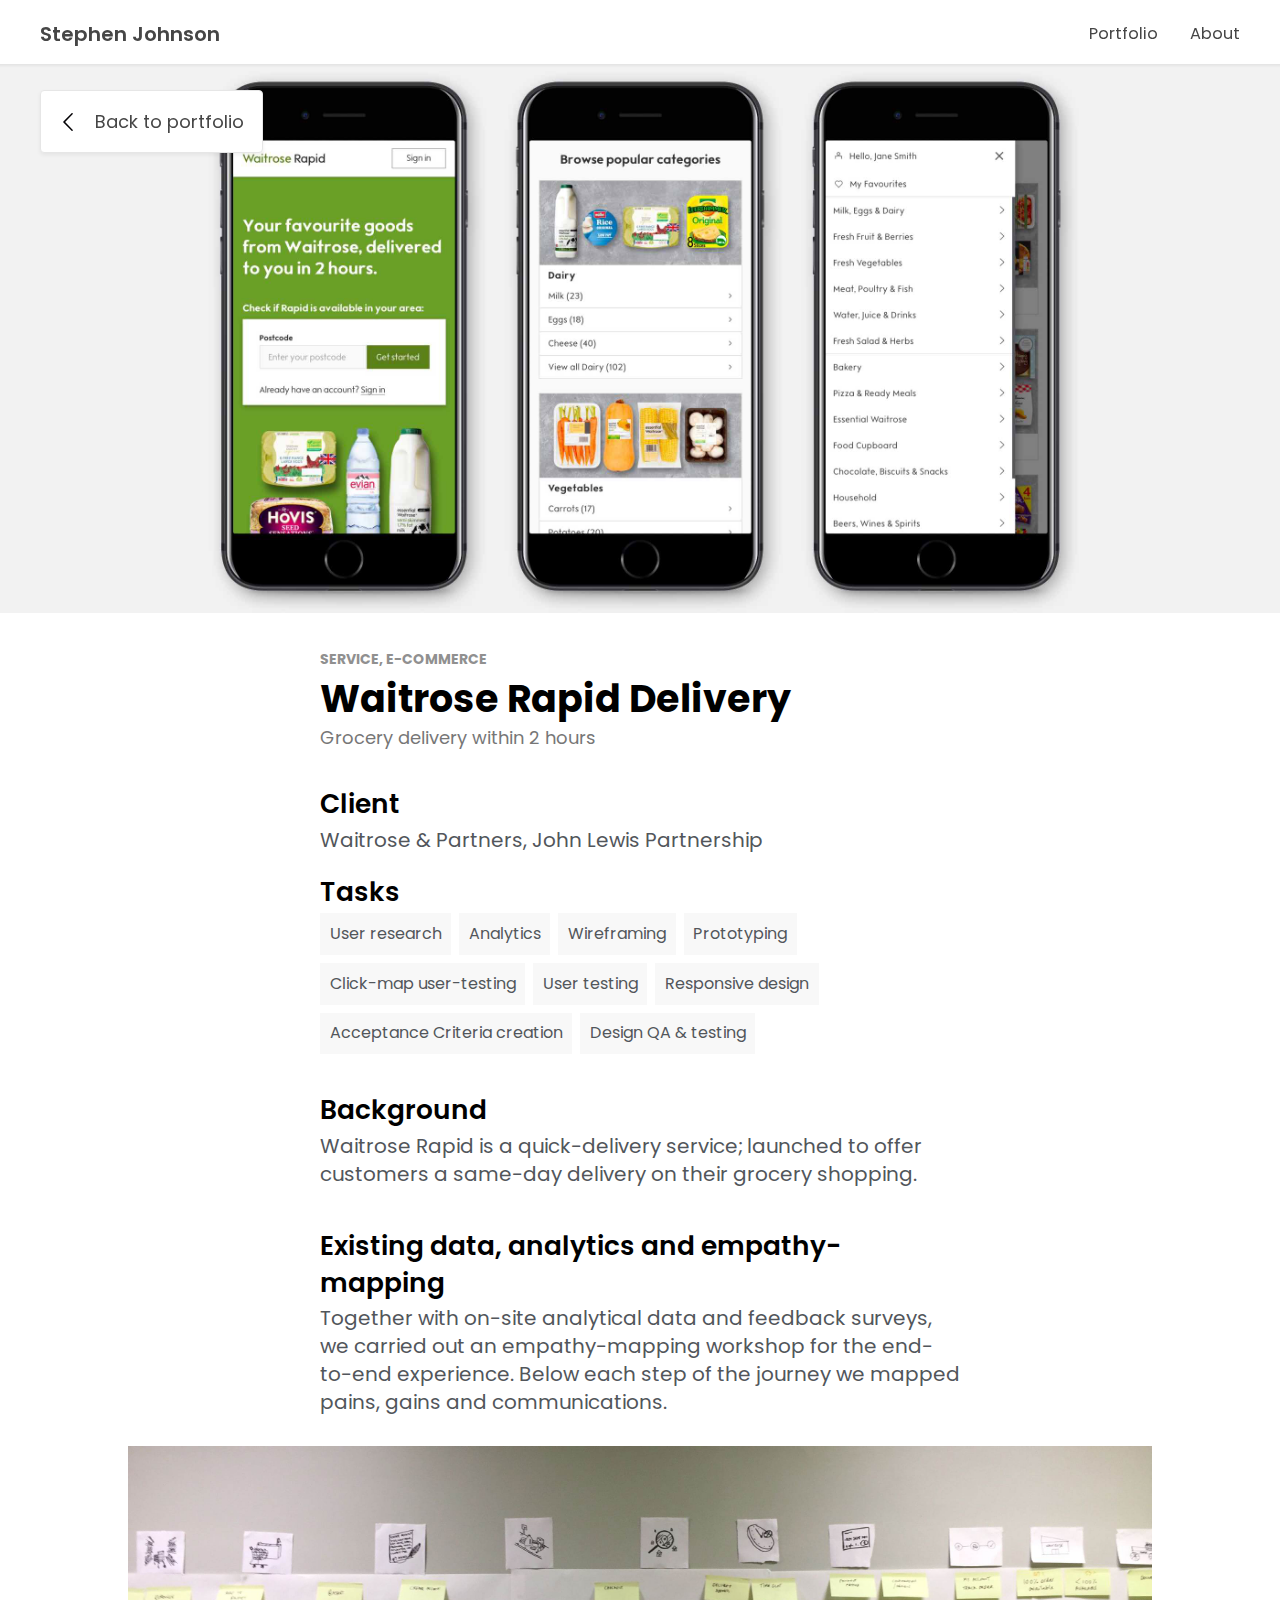
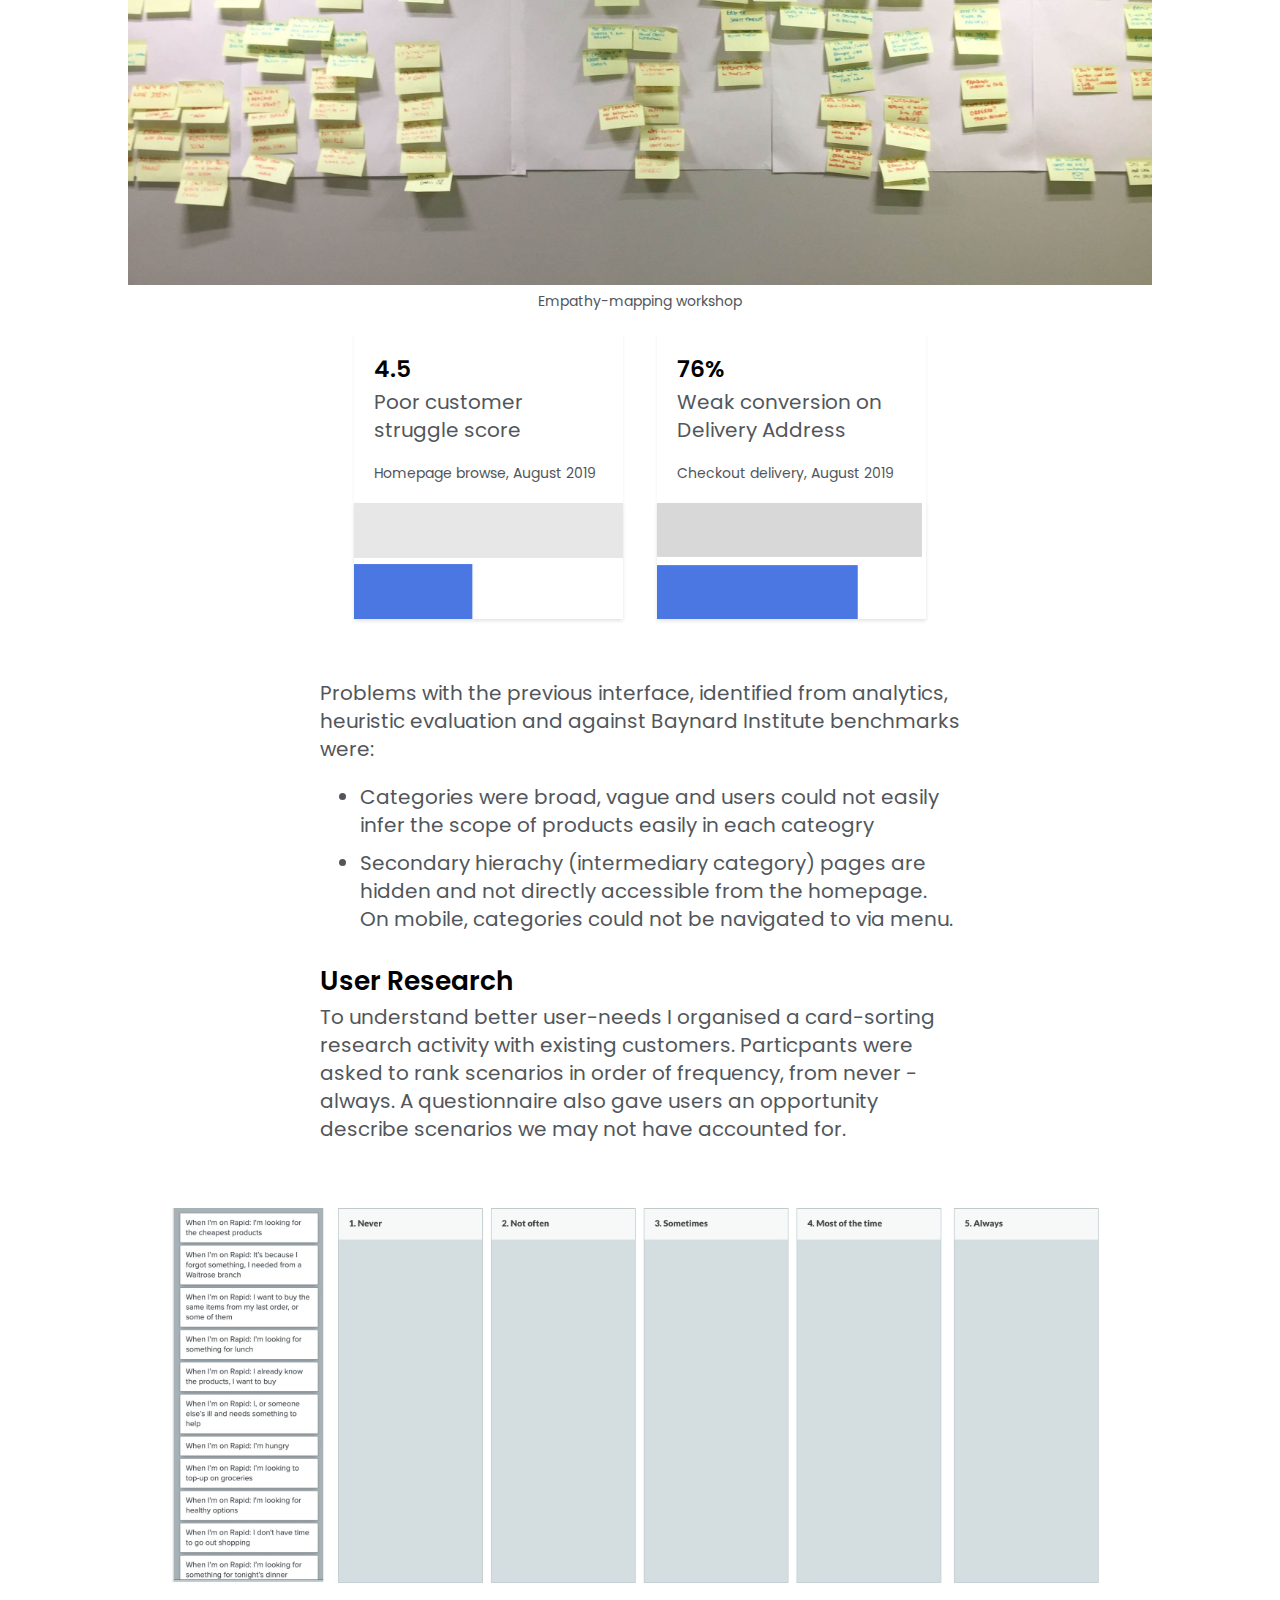
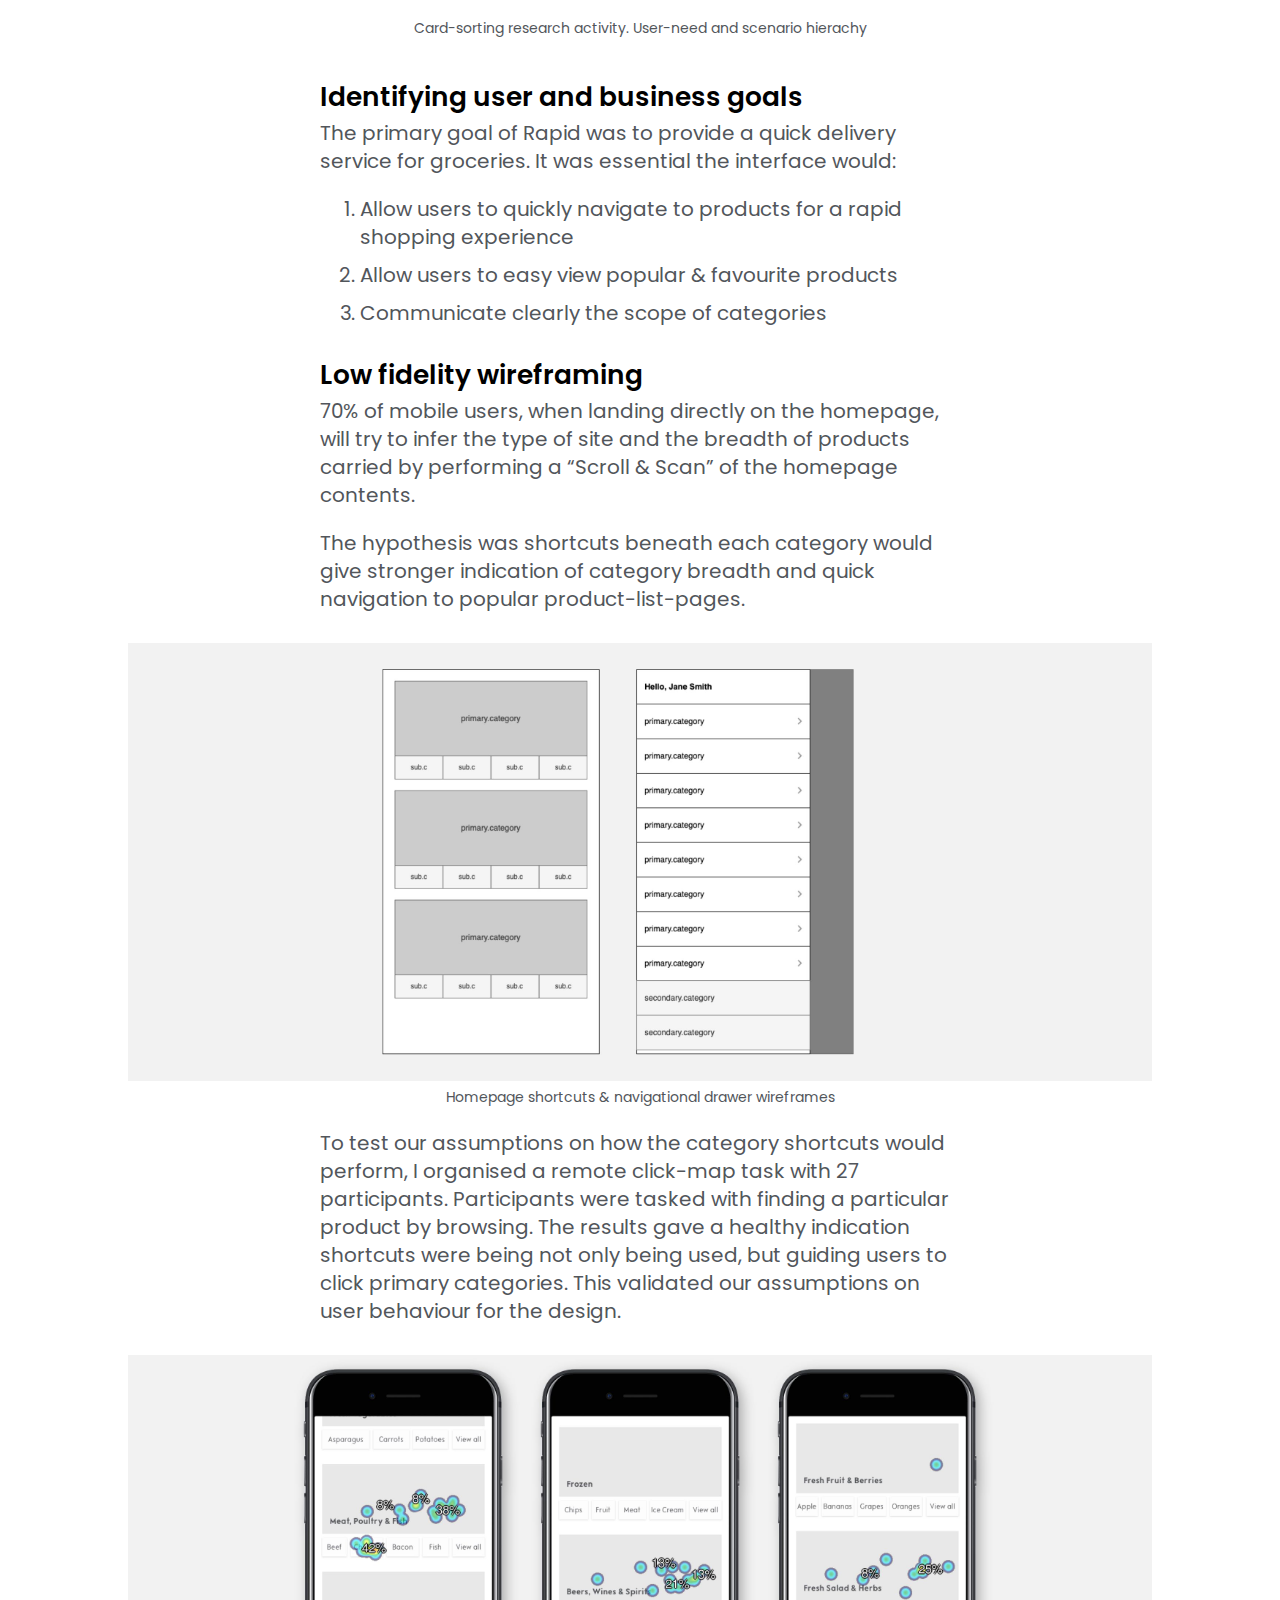
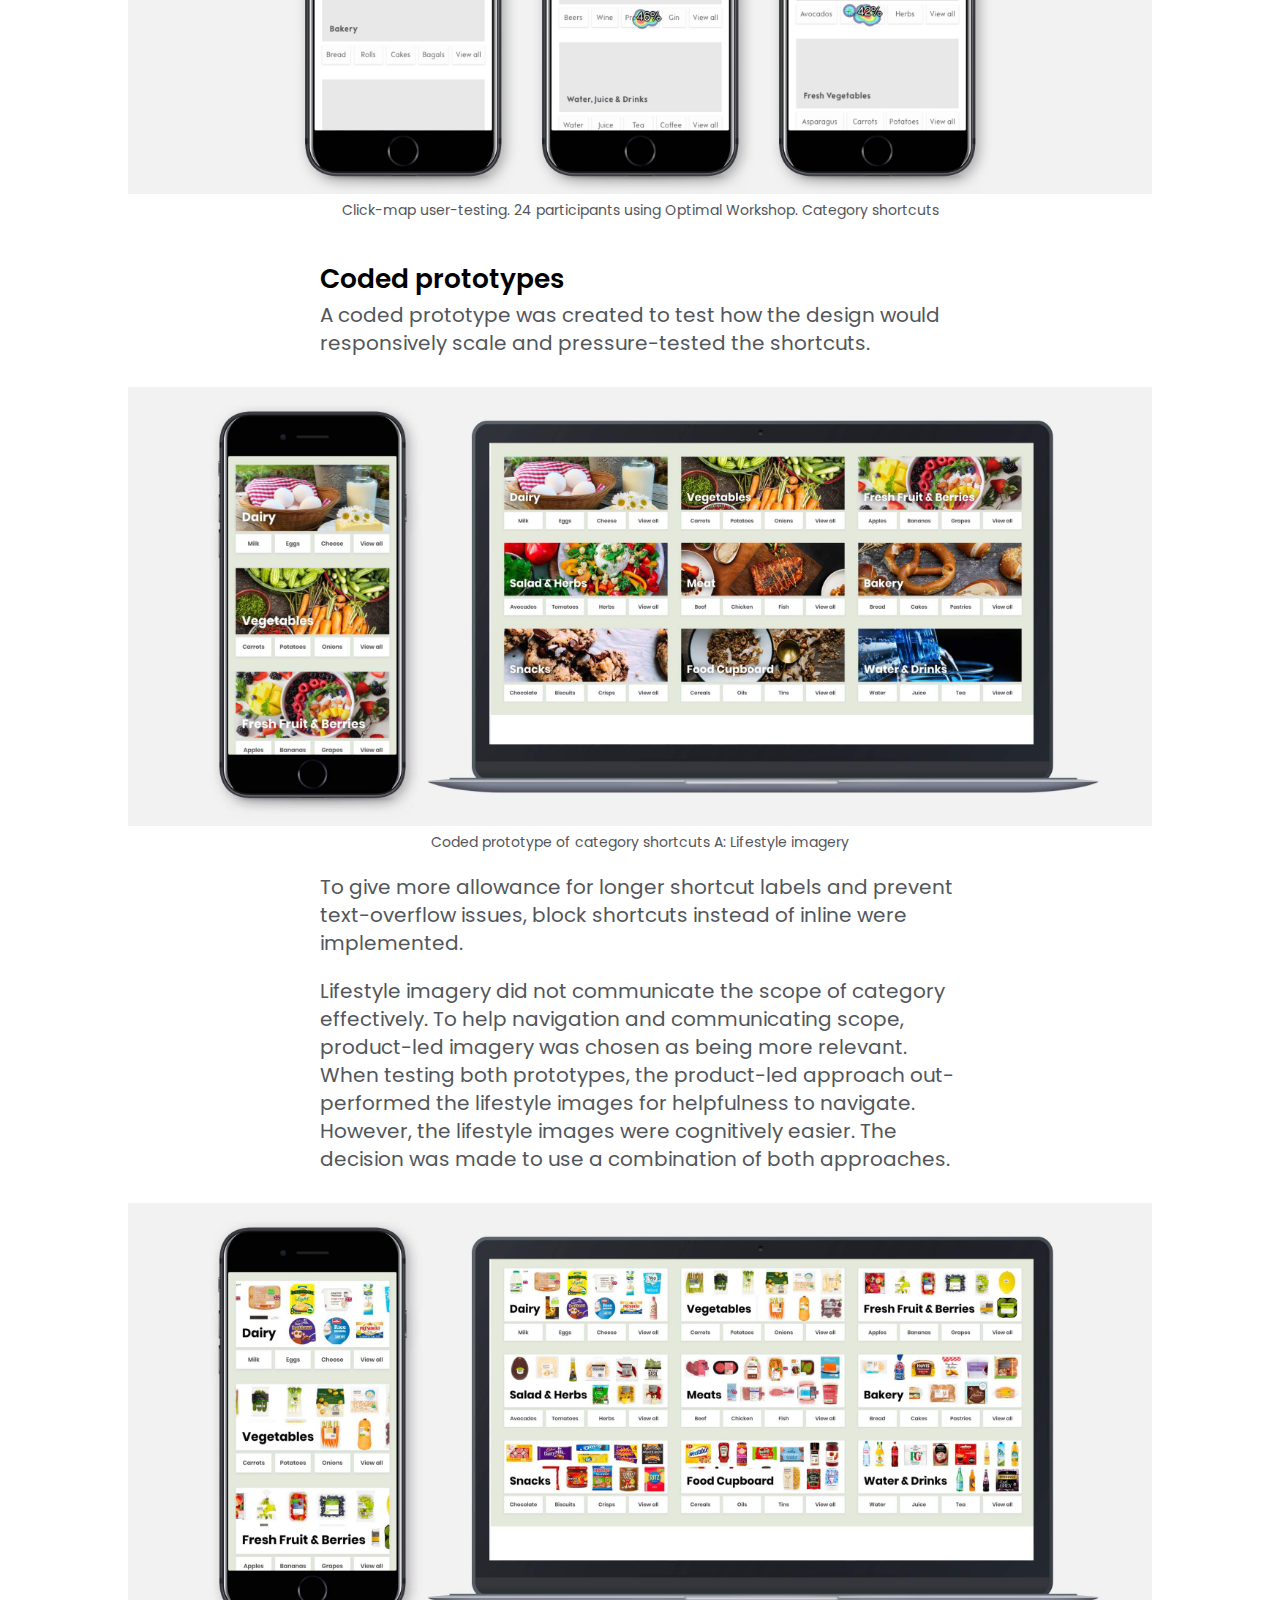
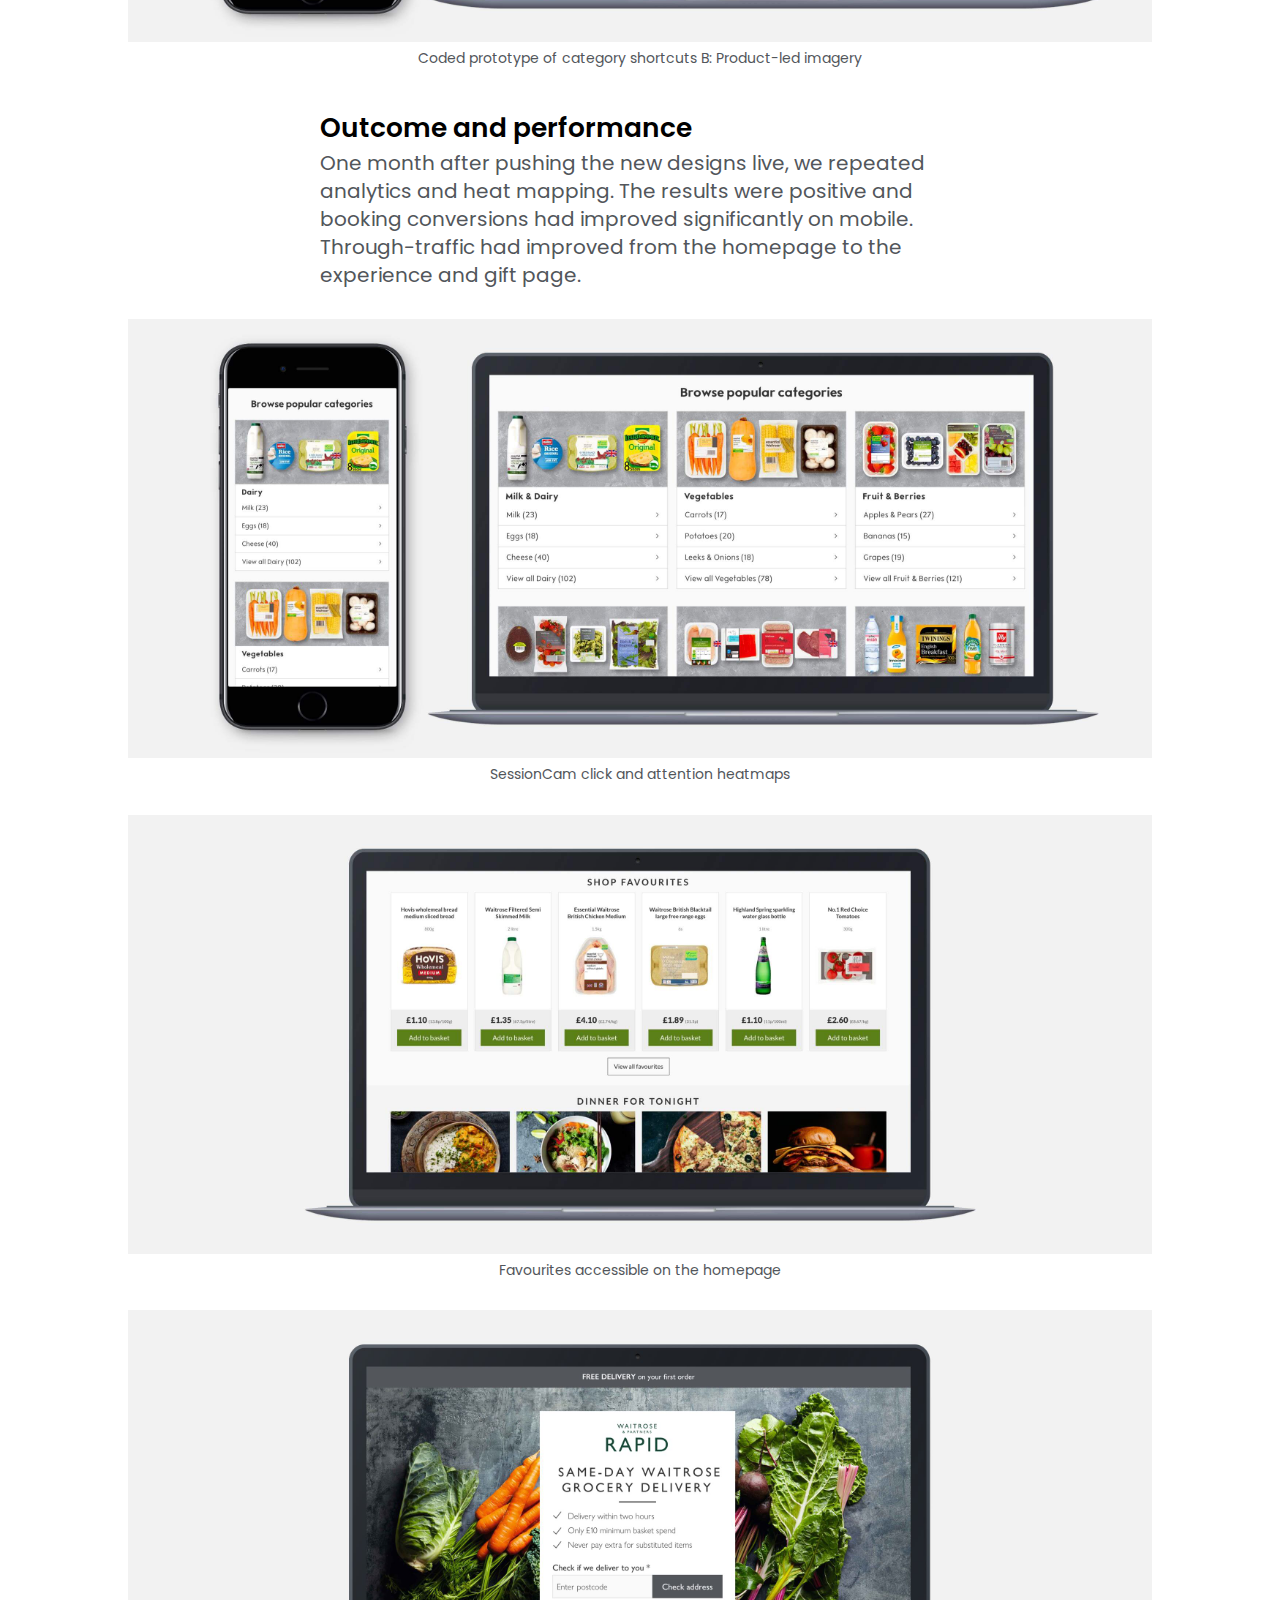
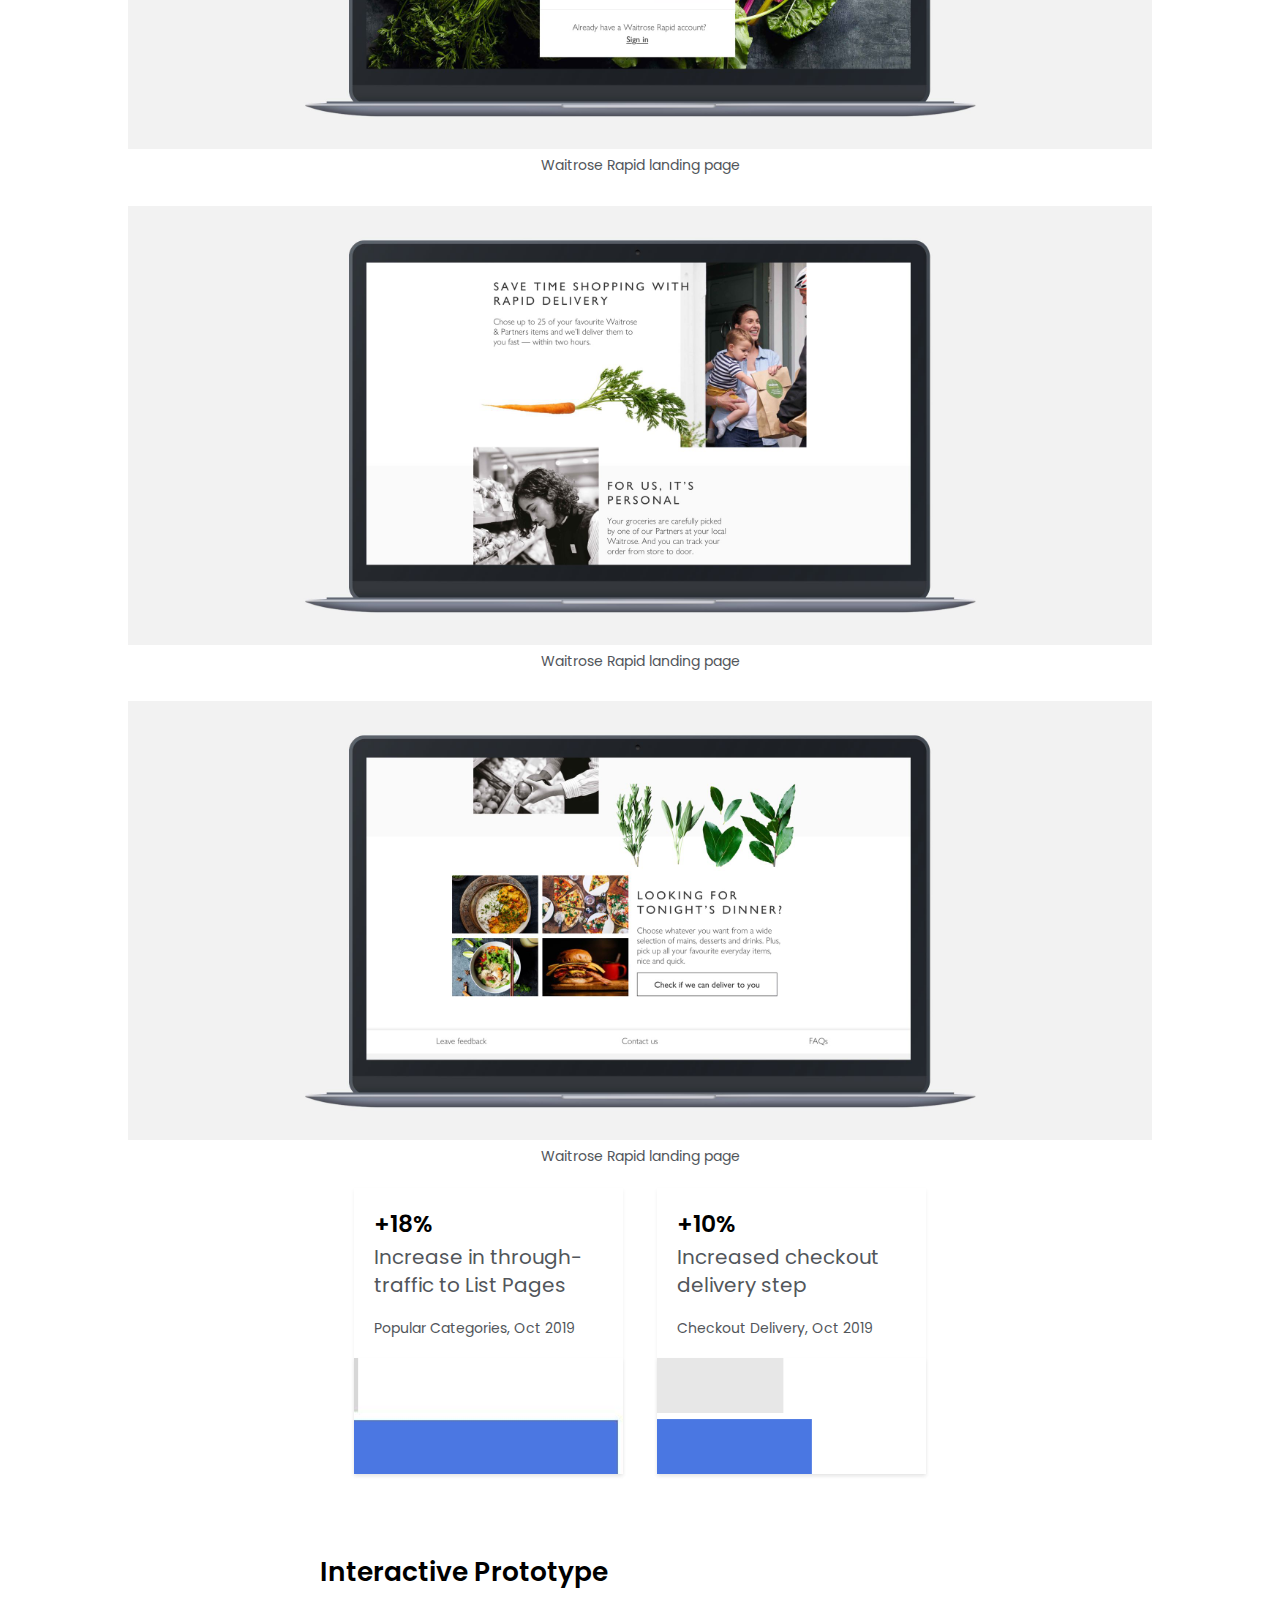
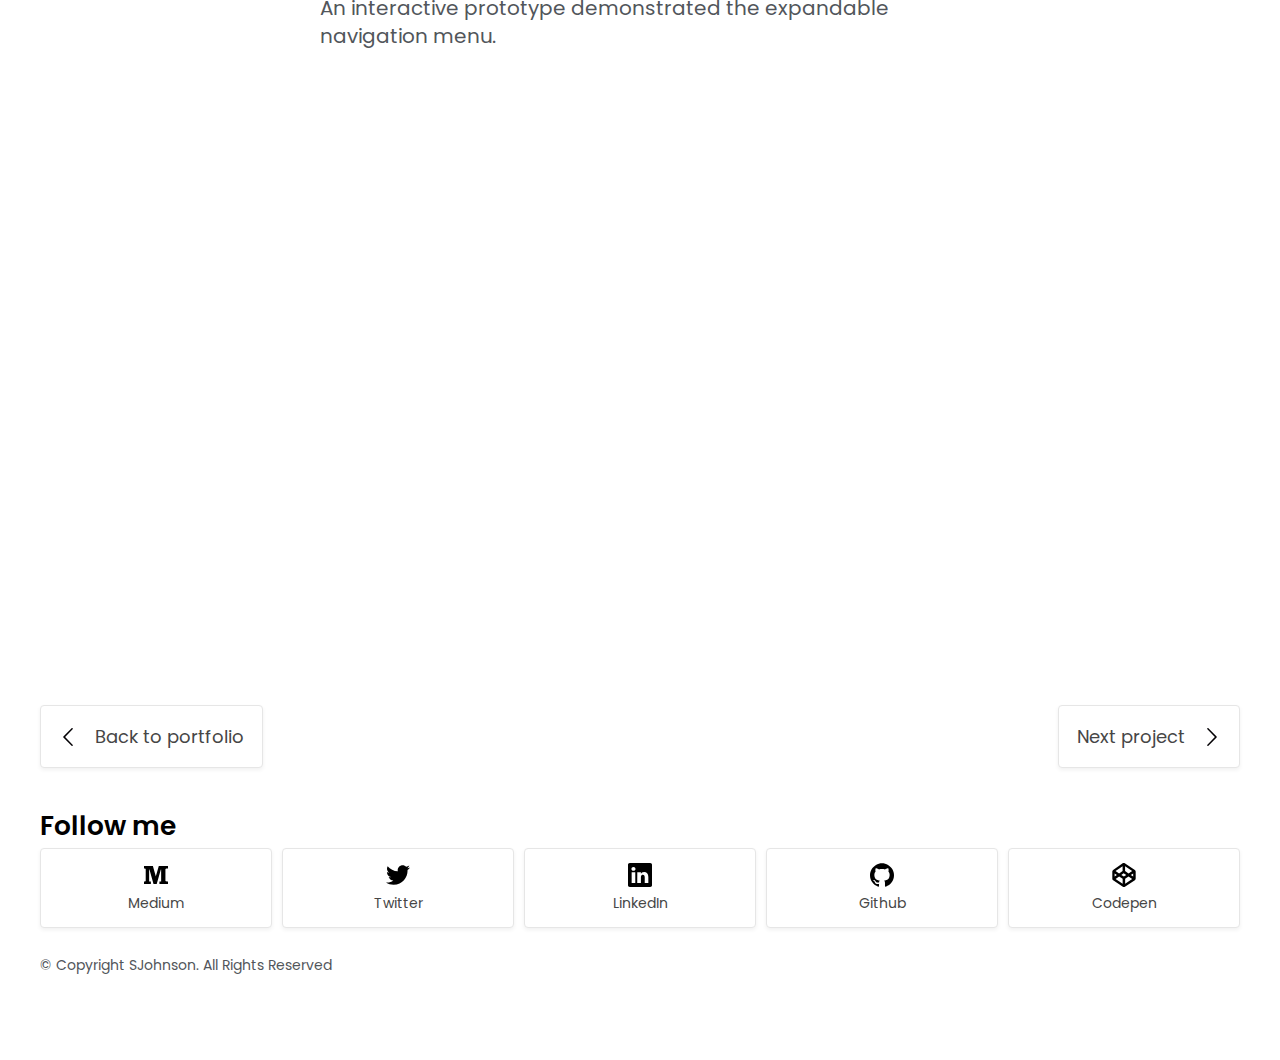
<file: portfolio/waitrose-rapid.html>
<!DOCTYPE html>
<html lang="en" >
<head>
<meta charset="UTF-8">
<meta name="viewport" content="width=device-width, initial-scale=1.0">
    <!-- Primary Meta Tags -->
<title>SJohnson | Product Designer Portfolio</title>
<meta name="title" content="SJohnson | Product Designer Portfolio">
<meta name="description" content="I'm a Product Designer. Designing research-led interfaces & applications. I am experienced working in lean start-ups and global premium brands.">

<!-- Open Graph / Facebook -->
<meta property="og:type" content="website">
<meta property="og:url" content="https://s-j-j.github.io/johnson/index.html">
<meta property="og:title" content="SJohnson | Product Designer Portfolio">
<meta property="og:description" content="I'm a Product Designer. Designing research-led interfaces & applications. I am experienced working in lean start-ups and global premium brands.">
<meta property="og:image" content="../img/portfolio_wine-tasting.png">

<!-- Twitter -->
<meta property="twitter:card" content="summary_large_image">
<meta property="twitter:url" content="https://s-j-j.github.io/johnson/index.html">
<meta property="twitter:title" content="SJohnson | Product Designer Portfolio">
<meta property="twitter:description" content="I'm a Product Designer. Designing research-led interfaces & applications. I am experienced working in lean start-ups and global premium brands.">
<meta property="twitter:image" content="../img/portfolio_wine-tasting.png">

<link rel="stylesheet" type="text/css" href="../style.css">
<link href="https://fonts.googleapis.com/css?family=Poppins:400,600,700" rel="stylesheet">


<link rel="icon" href="../img/cropped-favicon-32x32.png" sizes="32x32">
<link rel="icon" href="../img/cropped-favicon-192x192.png" sizes="192x192">
<link rel="apple-touch-icon-precomposed" href="../img/cropped-favicon-180x180.png">
<meta name="msapplication-TileImage" content="../img/cropped-favicon-270x270.png">
</head>
<body>
<div class="container">
    <nav class="nav-container">
        <div class="nav__main">
        <div class="nav__logo">
            <a href="https://sjohnson.co.uk">Stephen Johnson</a></div>
        <ul>
          <li><a href="https://sjohnson.co.uk" aria-label="Portfolio">Portfolio</a></li>
          <li><a href="https://sjohnson.co.uk/about.html" aria-label="About">About</a></li>
        </ul>
        </div>
    </nav>

    <div class="page">
            <a href="https://sjohnson.co.uk" class="button button--nav">
                <div class="icon-sm icon-chevron-left"></div>
                <div class="button-label">Back to portfolio</div>
            </a>

        <header>
            <img src="../img/waitrose-rapid-project.jpg" class="img__page-width-100">
    </header>

<section class="two-col section--inner">
    <div>

        <div class="portfolio-meta">Service, E-Commerce</div>
        <h1>Waitrose Rapid Delivery</h1>
        <div class="portfolio__description-body">Grocery delivery within 2 hours</div>

        <h2>Client</h2>
        <p>Waitrose & Partners, John Lewis Partnership</p>
        <h2>Tasks</h2>
        <ul class="meta">
            <li class="meta-item">User research</li>
            <li class="meta-item">Analytics</li>
            <li class="meta-item">Wireframing</li>
            <li class="meta-item">Prototyping</li>
            <li class="meta-item">Click-map user-testing</li>
            <li class="meta-item">User testing</li>

            <li class="meta-item">Responsive design</li>
            <li class="meta-item">Acceptance Criteria creation</li>
            <li class="meta-item">Design QA & testing</li>
        </ul>
    </div>
</section>


<section class="two-col section--inner">
    <div>
        <h2>Background</h2>
    </div>
    <div>
        <p>Waitrose Rapid is a quick-delivery service; launched to offer customers a same-day delivery on their grocery
            shopping.</p>
    </div>
</section>


<section class="two-col section--inner">
    <div>
        <h2>Existing data, analytics and empathy-mapping</h2>
    </div>
    <div>
        <p>Together with on-site analytical data and feedback surveys, we carried out an empathy-mapping workshop for
            the end-to-end experience. Below each step of the journey we mapped pains, gains and communications.
        </p>
        <figure>
            <img src="../img/rapid-empathy-map.jpg" alt="Data" class="img__page-width-80">
            <figcaption>Empathy-mapping workshop</figcaption>
        </figure>
        <div class="container__statistic">
            <div class="container__statistic__item">
                <div class="container__statistic__item--top">
                    <h3>4.5</h3>
                    <p class="statistic-description">Poor customer struggle score</p>
                    <p class="statistic-date">Homepage browse, August 2019</p>

                </div>
                <div class="container__statistic__item--bottom">
                    <img src="../img/data-conversion-before-mobile.png" class="statistic-image">
                </div>
            </div>

            <div class="container__statistic__item">
                <div class="container__statistic__item--top">
                    <h3>76%</h3>
                    <p class="statistic-description">Weak conversion on Delivery Address</p>
                    <p class="statistic-date">Checkout delivery, August 2019</p>

                </div>
                <div class="container__statistic__item--bottom">
                    <img src="../img/data-delivery-conversion.jpg" class="statistic-image">
                </div>
            </div>
        </div>

        <p>Problems with the previous interface, identified from analytics, heuristic evaluation and against Baynard
            Institute benchmarks were:</p>
        <ul>
            <li>Categories were broad, vague and users could not easily infer the scope of products easily in each
                cateogry</li>
            <li>Secondary hierachy (intermediary category) pages are hidden and not directly accessible from the
                homepage. On mobile, categories could not be navigated to via menu.</li>
        </ul>
    </div>
</section>

<section class="two-col section--inner">
    <div>
        <h2>User Research</h2>
    </div>
    <div>
        <p>To understand better user-needs I organised a card-sorting research activity with existing customers. Particpants
            were asked to rank scenarios in order of frequency, from never - always. A questionnaire also gave users an
            opportunity describe scenarios we may not have accounted for. </p>
        <figure>
            <img src="../img/rapid-card-sorting.jpg" alt="Data" class="img__page-width-80">
            <figcaption>Card-sorting research activity. User-need and scenario hierachy</figcaption>
        </figure>
    </div>
</section>

<section class="two-col section--inner">
    <div>
        <h2>Identifying user and business goals</h2>
    </div>
    <div>
        <p>The primary goal of Rapid was to provide a quick delivery service for groceries. It was essential the
            interface would:</p>
        <ol>
            <li>Allow users to quickly navigate to products for a rapid shopping experience</li>
            <li>Allow users to easy view popular & favourite products</li>
            <li>Communicate clearly the scope of categories</li>
        </ol>
    </div>
</section>


<section class="two-col section--inner">
    <div>
        <h2>Low fidelity wireframing</h2>
    </div>
    <div>
        <p>70% of mobile users, when landing directly on the
            homepage, will try to infer the type of site and the breadth
            of products carried by performing a “Scroll & Scan” of the
            homepage contents.</p>
        <p>The hypothesis was shortcuts beneath each category would give stronger indication of category breadth and
            quick navigation to popular product-list-pages.</p>

        <figure>
            <img src="../img/rapid-wireframing.jpg" alt="Data" class="img__page-width-80">
            <figcaption>Homepage shortcuts & navigational drawer wireframes</figcaption>
        </figure>

        <p>To test our assumptions on how the category shortcuts would perform, I organised a remote click-map task with
            27 participants. Participants were tasked with finding a particular product by browsing. The results gave a
            healthy indication shortcuts were being not only being used, but guiding users to click primary categories.
            This validated our assumptions on user behaviour for the design.
        </p>
        <figure>
            <img src="../img/waitrose-rapid-lowfi-design.jpg" alt="Data" class="img__page-width-80">
            <figcaption>Click-map user-testing. 24 participants using Optimal Workshop. Category shortcuts</figcaption>
        </figure>
    </div>
</section>


<section class="two-col section--inner">
    <div>
        <h2>Coded prototypes</h2>
    </div>
    <div>
        <p>A coded prototype was created to test how the design would responsively scale and pressure-tested the
            shortcuts.
        </p>

        <figure>
            <img src="../img/rapid-coded-prototype.jpg" alt="Data" class="img__page-width-80">
            <figcaption>Coded prototype of category shortcuts A: Lifestyle imagery</figcaption>
        </figure>
        <p>To give more allowance for longer shortcut labels and prevent text-overflow issues, block shortcuts instead
            of inline were implemented.
        </p>
        <p>Lifestyle imagery did not communicate the scope of category effectively. To help navigation and communicating
            scope, product-led imagery was chosen as being more relevant. When testing both prototypes, the product-led
            approach out-performed the lifestyle images for helpfulness to navigate. However, the lifestyle images were
            cognitively easier. The decision was made to use a combination of both approaches.</p>
        <figure>
            <img src="../img/Rapid-shortcuts-products.jpg" alt="Data" class="img__page-width-80">
            <figcaption>Coded prototype of category shortcuts B: Product-led imagery</figcaption>
        </figure>
    </div>
</section>


<section class="two-col section--inner">
    <div>
        <h2>Outcome and performance</h2>
    </div>
    <div>
        <p>One month after pushing the new designs live, we repeated analytics and heat mapping. The results were
            positive and booking conversions had improved significantly on mobile. Through-traffic had improved from the
            homepage to the experience and gift page. </p>
        <figure>
            <img src="../img/rapid-shortcuts.jpg" alt="Data" class="img__page-width-80">
            <figcaption>SessionCam click and attention heatmaps</figcaption>
        </figure>
        <figure>
            <img src="../img/rapid-favourites.jpg" alt="Data" class="img__page-width-80">
            <figcaption>Favourites accessible on the homepage</figcaption>
        </figure>
        <figure>
            <img src="../img/waitrose-rapid-landingpage.jpg" alt="Data" class="img__page-width-80">
            <figcaption>Waitrose Rapid landing page</figcaption>
        </figure>
        <figure>
            <img src="../img/waitrose-rapid-landingpage3.jpg" alt="Data" class="img__page-width-80">
            <figcaption>Waitrose Rapid landing page</figcaption>
        </figure>
        <figure>
            <img src="../img/waitrose-rapid-landingpage2.jpg" alt="Data" class="img__page-width-80">
            <figcaption>Waitrose Rapid landing page</figcaption>
        </figure>

        <div class="container__statistic">
            <div class="container__statistic__item">
                <div class="container__statistic__item--top">
                    <h3>+18%</h3>
                    <p class="statistic-description">Increase in through-traffic to List Pages</p>
                    <p class="statistic-date">Popular Categories, Oct 2019</p>
                </div>
                <div class="container__statistic__item--bottom">
                    <img src="../img/data-conversion-popular-categories.jpg" class="statistic-image">
                </div>
            </div>

            <div class="container__statistic__item">
                <div class="container__statistic__item--top">
                    <h3>+10%</h3>
                    <p class="statistic-description">Increased checkout delivery step</p>
                    <p class="statistic-date">Checkout Delivery, Oct 2019</p>
                </div>
                <div class="container__statistic__item--bottom">
                    <img src="../img/data-conversion-after-returning.png" class="statistic-image">
                </div>
            </div>
        </div>
    </div>
</section>


<section class="two-col section--inner">
    <div>
        <h2>Interactive Prototype</h2>
    </div>
    <div>
        <p>An interactive prototype demonstrated the expandable navigation menu.
        </p>
        <iframe src="https://player.vimeo.com/video/368752610" class="video" width="400" height="595" frameborder="0"
            allow="autoplay; fullscreen" allowfullscreen></iframe>
    </div>
</section>



<section class="pagination">
<a href="https://sjohnson.co.uk" class="button">
        <div class="icon-sm icon-chevron-left"></div>
        <div class="button-label">Back to portfolio</div>
</a>
<a href="waitrose-cookwell.html" class="button">
        <div class="button-label">Next project</div>
        <div class="icon-sm icon-chevron-right"></div>
</a>
</section>

<h2>Follow me</h2>
<section class="section__social">
    <a class="social__item" href="https://medium.com/@stothejj" target="_blank" aria-label="Follow me on Medium">
        <div class="social__item__content">
            <div class="social__item-icon"><img width="24" height="24" title="Medium" src="[data-uri]" /></div>
            <div class="social__item-label">Medium</div>
        </div>
    </a>

    <a class="social__item" href="https://twitter.com/stothejj" target="_blank" aria-label="Follow me on Twitter">
            <div class="social__item__content">
                <div class="social__item-icon"><img width="24" height="24" title="Twitter" src="[data-uri]" /></div>
                <div class="social__item-label">Twitter</div>
            </div>
    </a>

    
    <a class="social__item" href="https://www.linkedin.com/in/stothejj/" target="_blank" aria-label="Follow me on LinkedIn">
            <div class="social__item__content">
                <div class="social__item-icon"><img width="24" height="24" title="LinkedIn" src="[data-uri]" /></div>
                <div class="social__item-label">LinkedIn</div>
            </div>
    </a>

    <a class="social__item" href="https://github.com/S-J-J" target="_blank" aria-label="Follow me on Github">
            <div class="social__item__content">
                <div class="social__item-icon"><img width="24" height="24" title="Github" src="[data-uri]" /></div>
                <div class="social__item-label">Github</div>
            </div>
    </a>
    
    <a class="social__item" href="https://codepen.io/stothejj/" target="_blank" aria-label="Follow me on Codepen">
            <div class="social__item__content">
                <div class="social__item-icon"><img width="24" height="24" title="Codepen" src="[data-uri]" /></div>
                <div class="social__item-label">Codepen</div>
            </div>
    </a>
</section>
</body>

<footer>
        © Copyright SJohnson. All Rights Reserved
</footer>
</div></div>
</html>
</file>
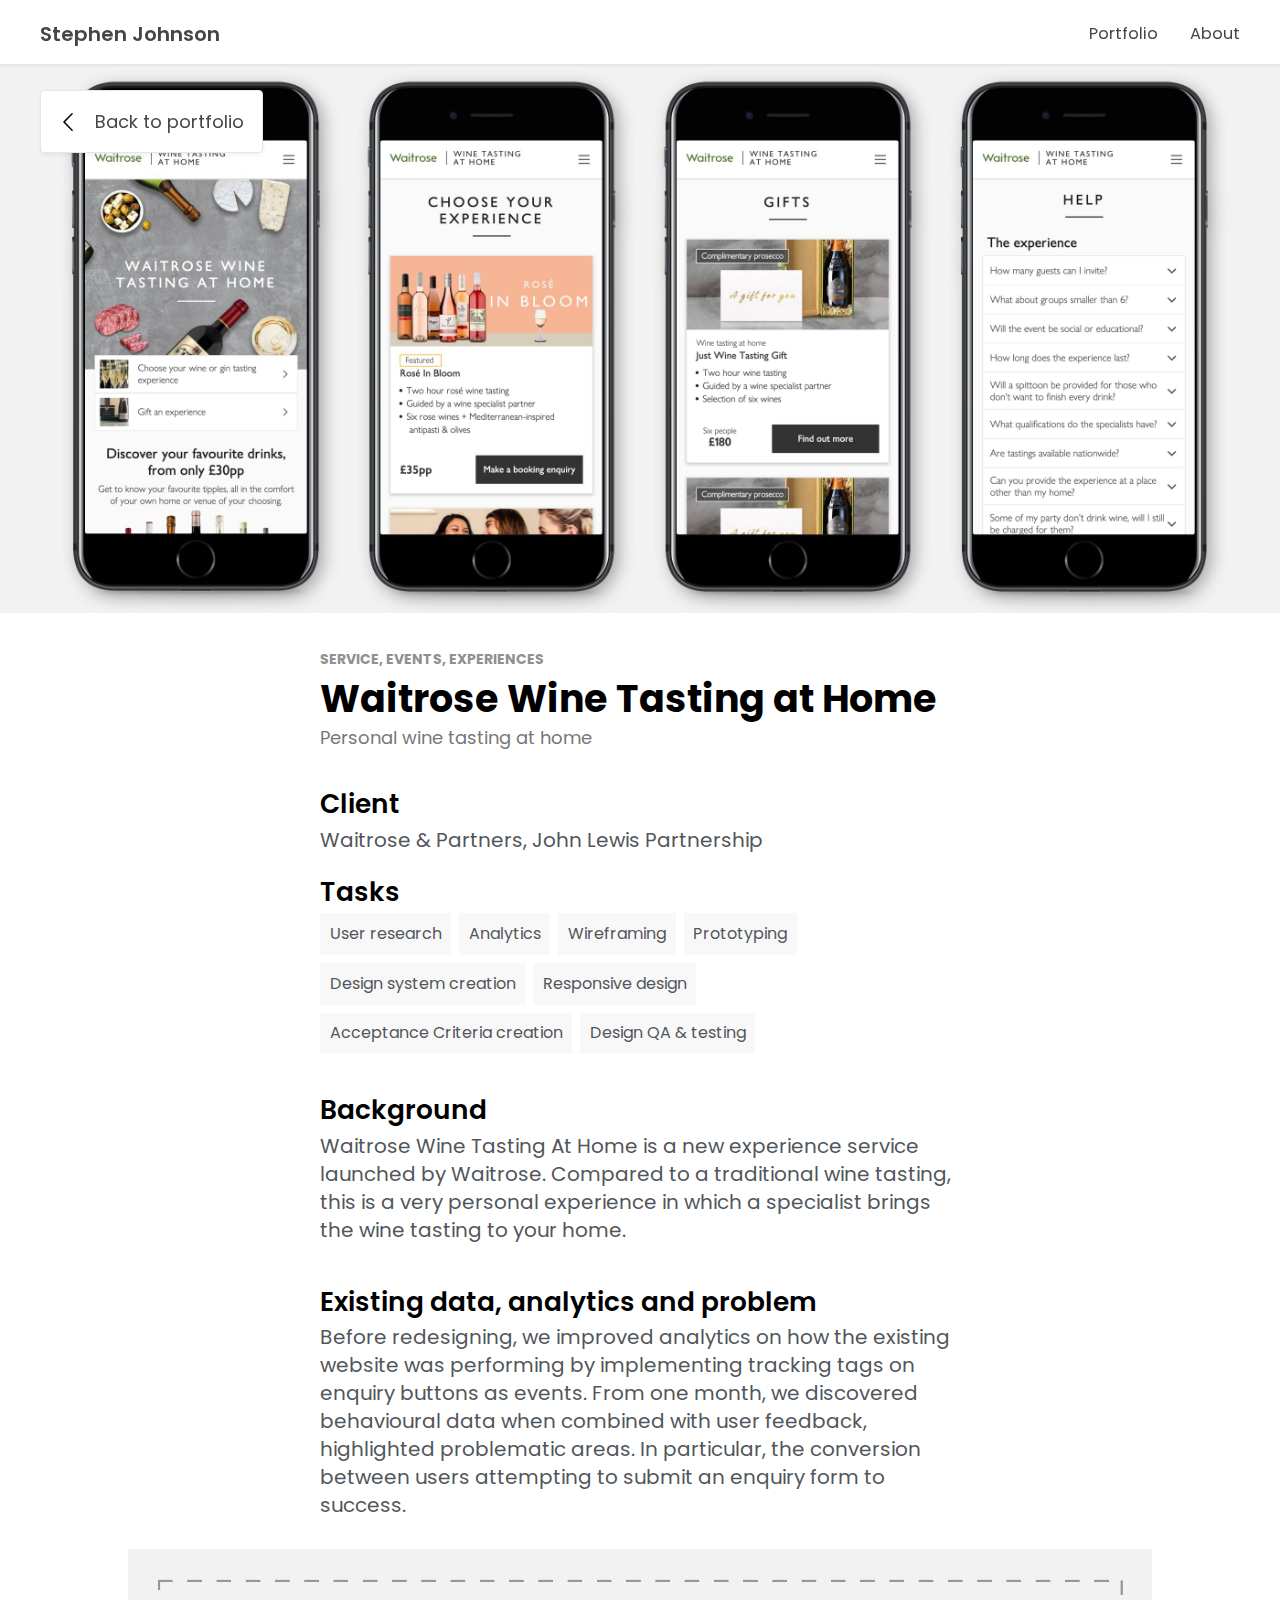
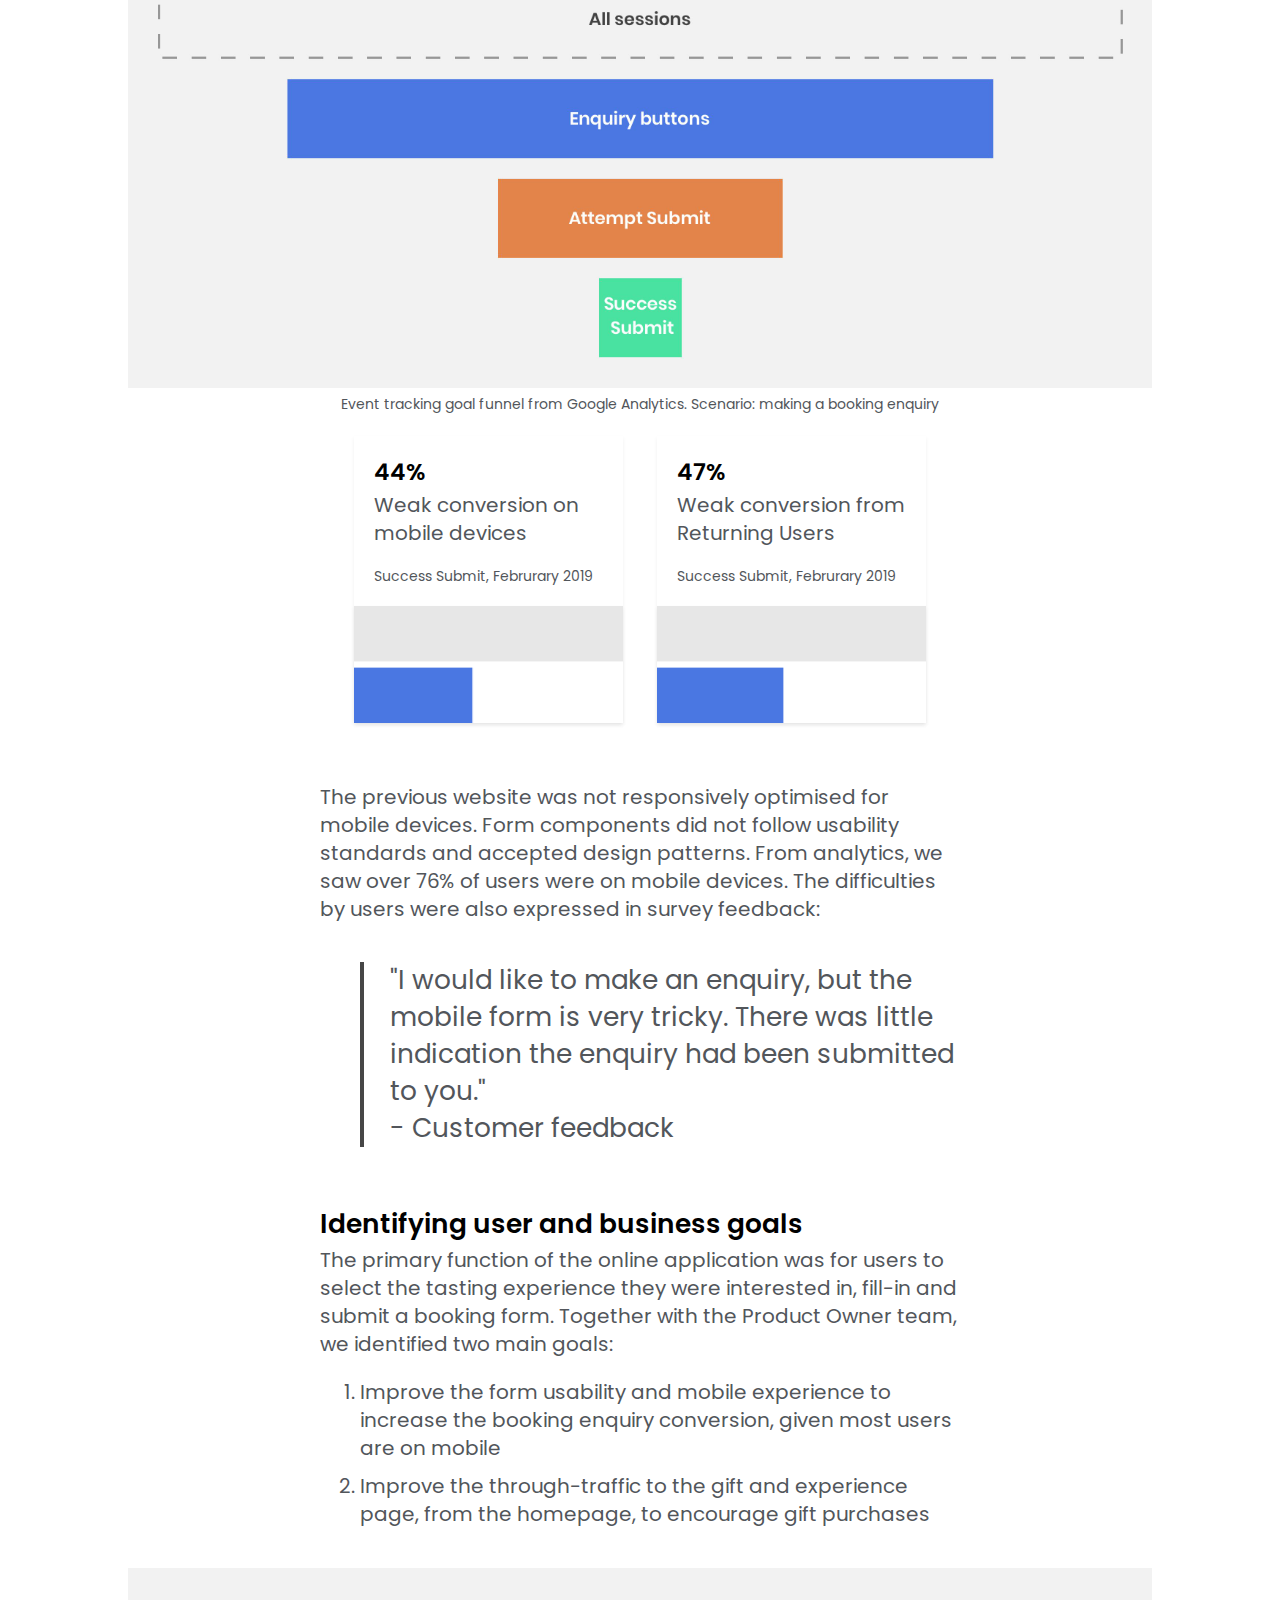
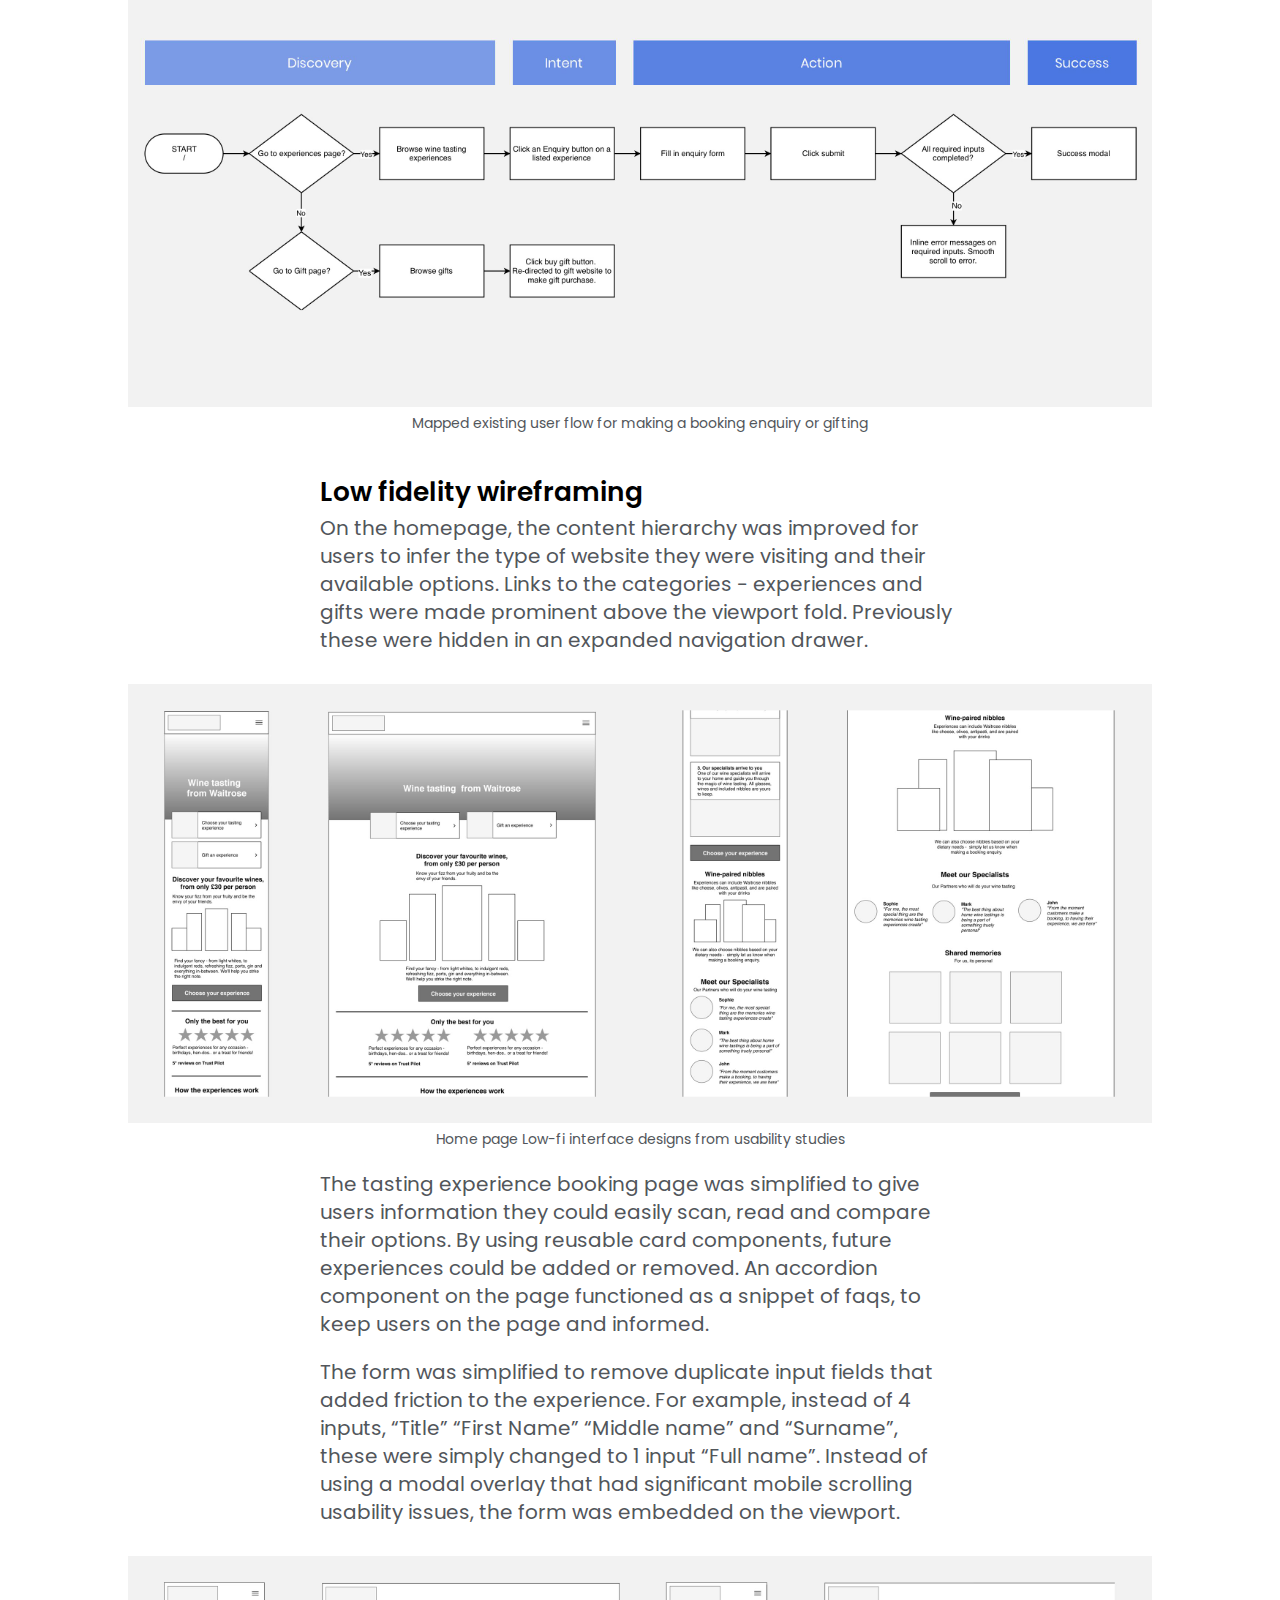
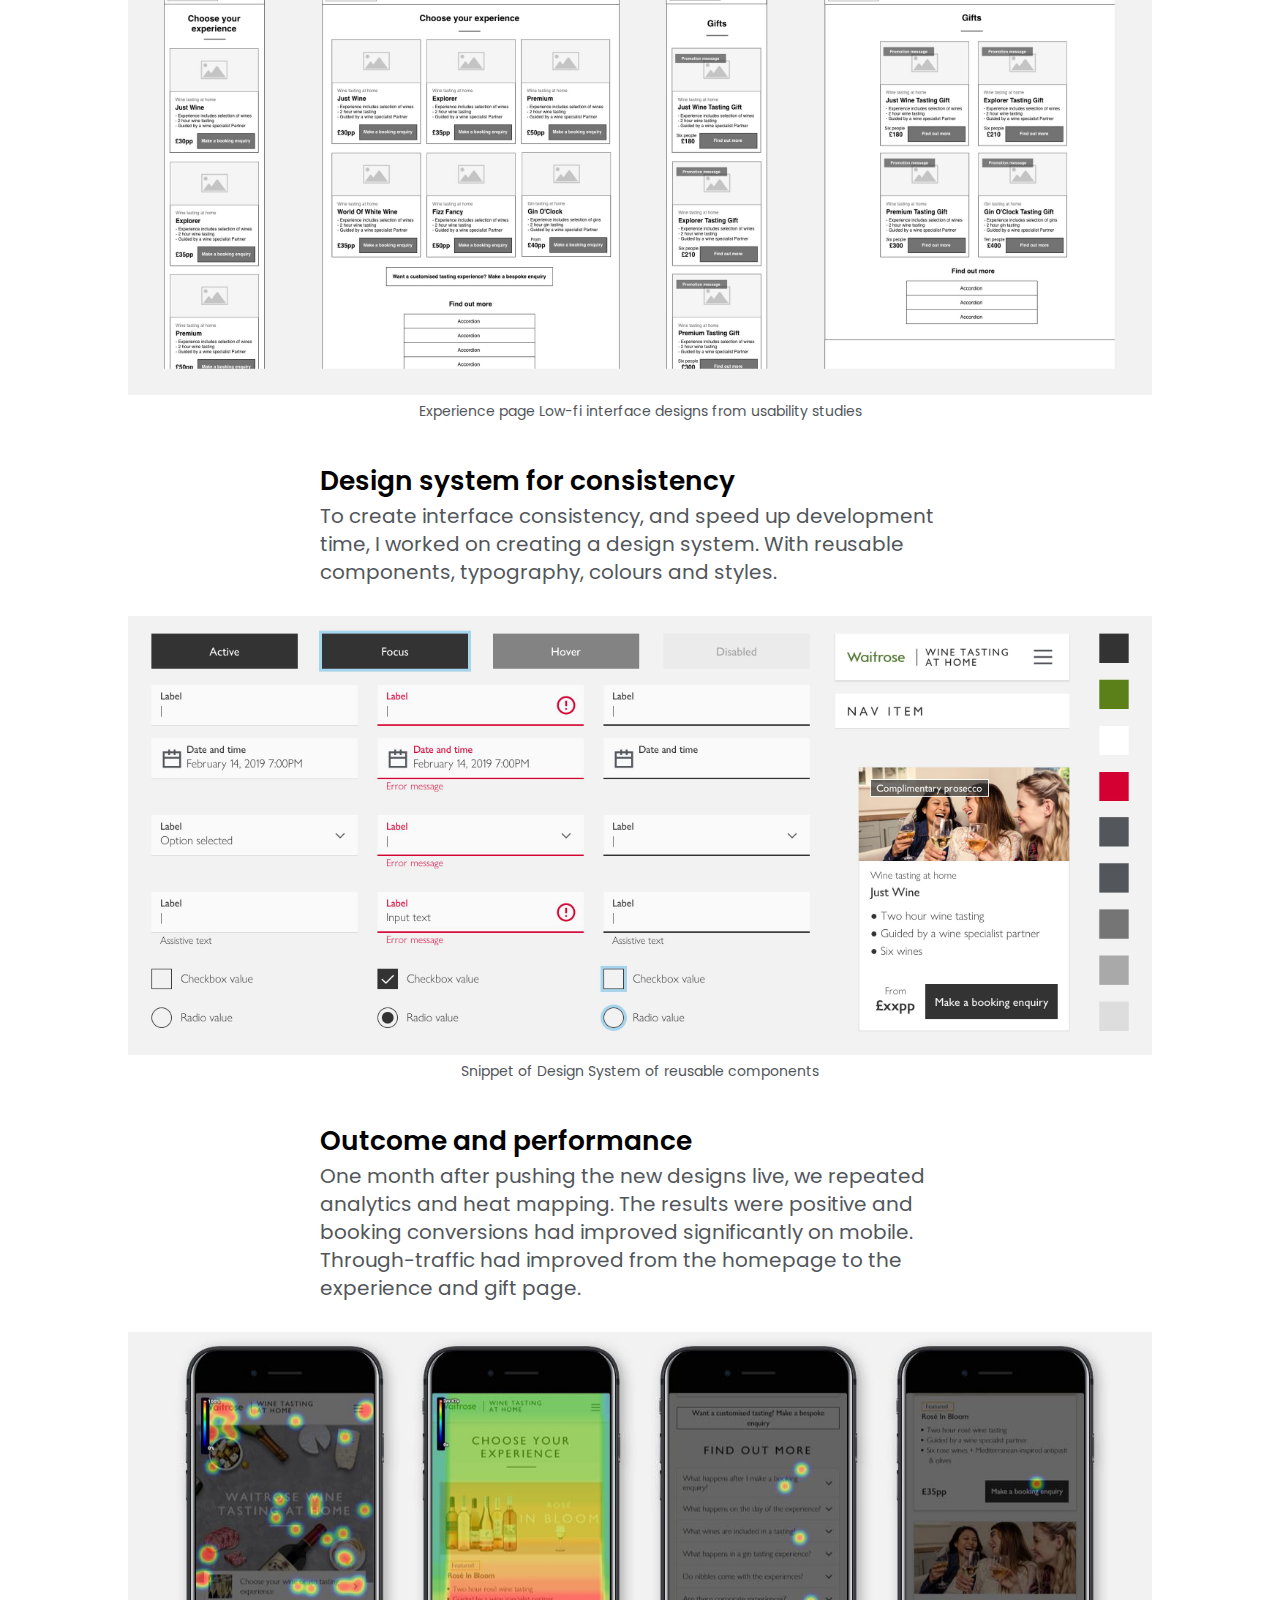
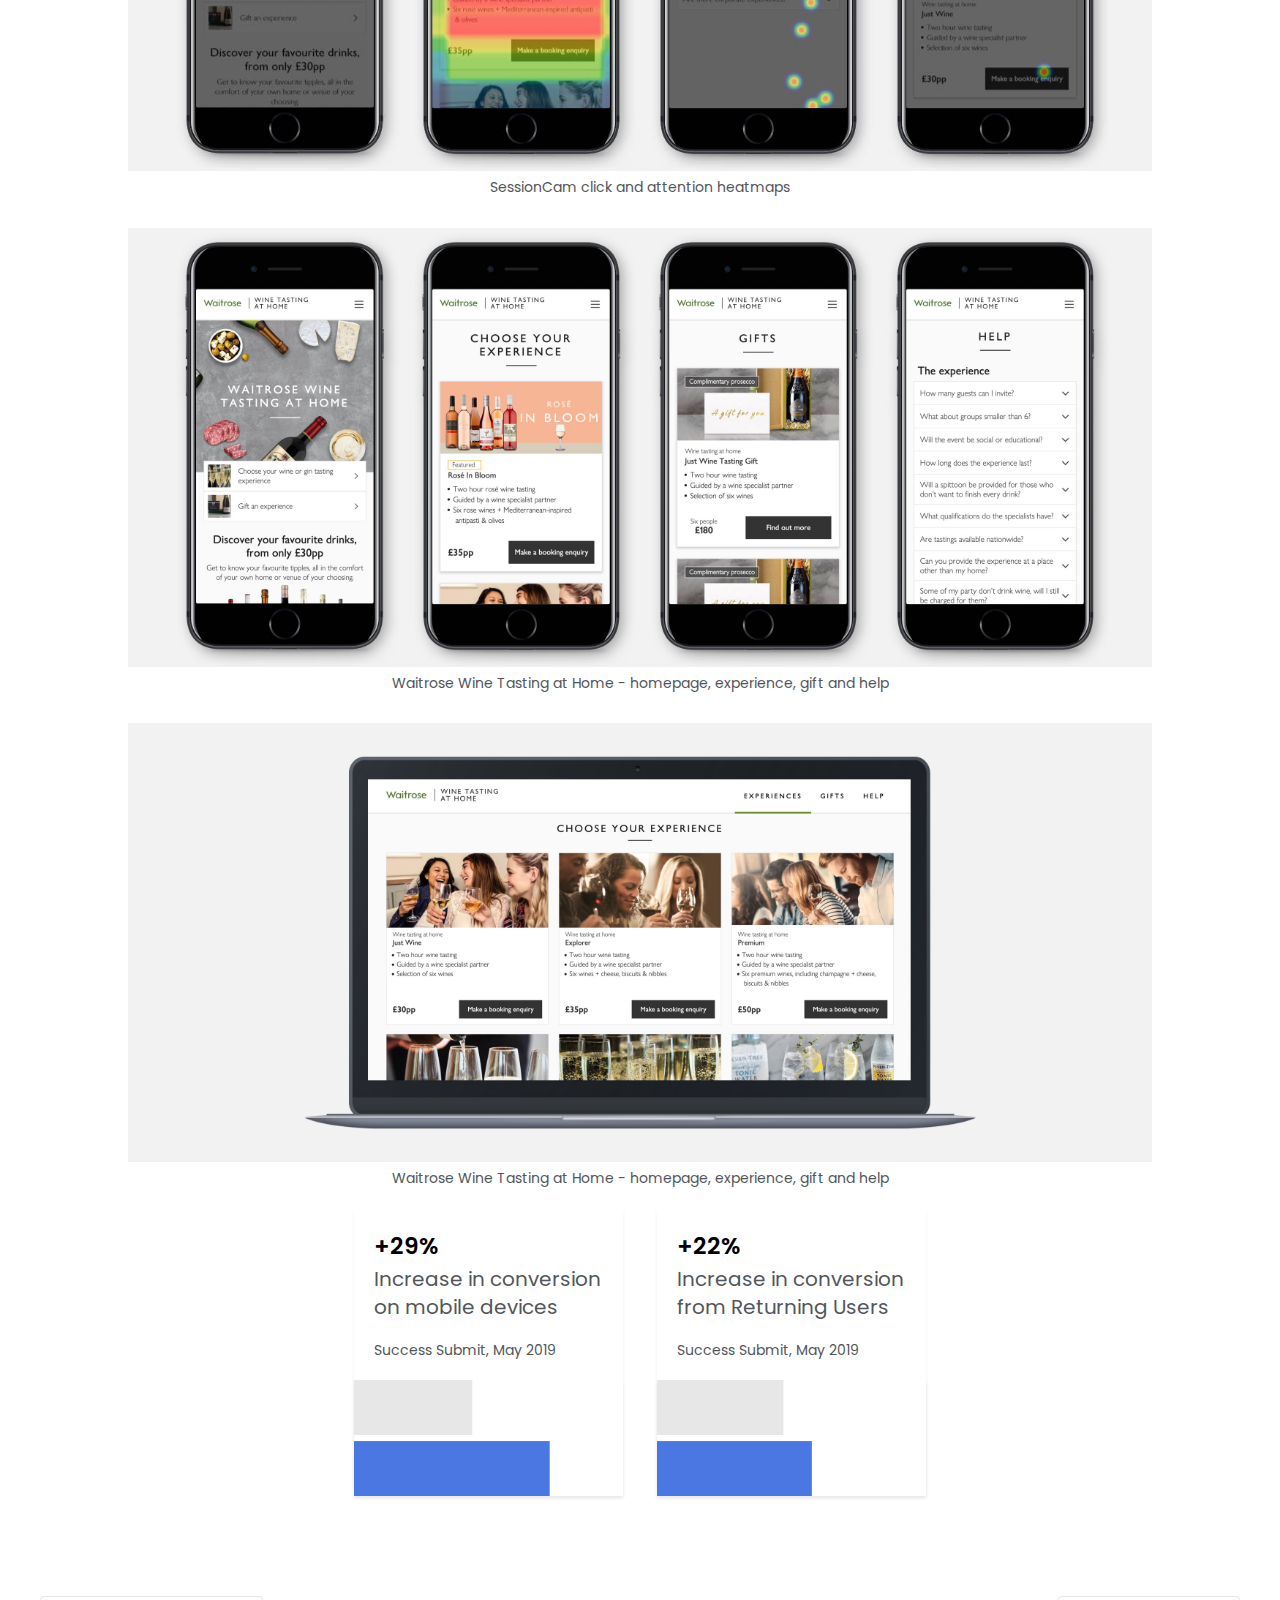
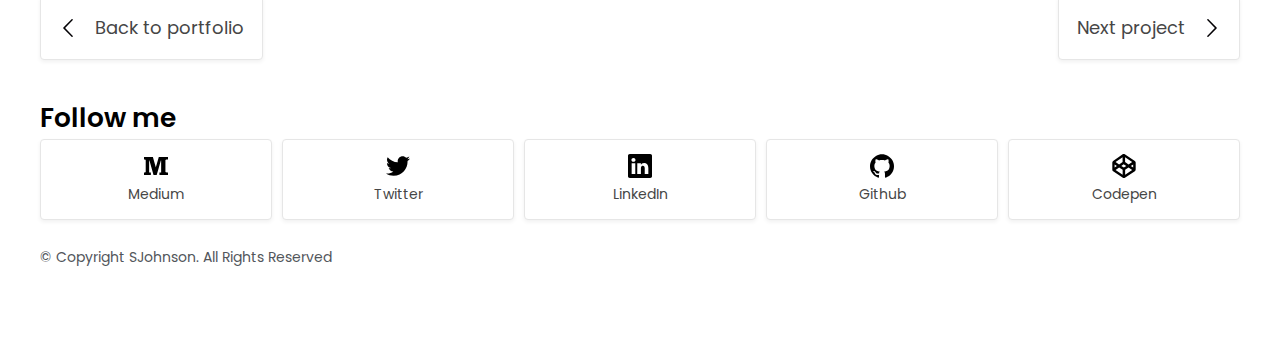
<file: portfolio/waitrose-wine-tasting.html>
<!DOCTYPE html>
<html lang="en" >
<head>
<meta charset="UTF-8">
<meta name="viewport" content="width=device-width, initial-scale=1.0">
    <!-- Primary Meta Tags -->
<title>SJohnson | Product Designer Portfolio</title>
<meta name="title" content="SJohnson | Product Designer Portfolio">
<meta name="description" content="I'm a Product Designer. Designing research-led interfaces & applications. I am experienced working in lean start-ups and global premium brands.">

<!-- Open Graph / Facebook -->
<meta property="og:type" content="website">
<meta property="og:url" content="https://s-j-j.github.io/johnson/index.html">
<meta property="og:title" content="SJohnson | Product Designer Portfolio">
<meta property="og:description" content="I'm a Product Designer. Designing research-led interfaces & applications. I am experienced working in lean start-ups and global premium brands.">
<meta property="og:image" content="../img/portfolio_wine-tasting.png">

<!-- Twitter -->
<meta property="twitter:card" content="summary_large_image">
<meta property="twitter:url" content="https://s-j-j.github.io/johnson/index.html">
<meta property="twitter:title" content="SJohnson | Product Designer Portfolio">
<meta property="twitter:description" content="I'm a Product Designer. Designing research-led interfaces & applications. I am experienced working in lean start-ups and global premium brands.">
<meta property="twitter:image" content="../img/portfolio_wine-tasting.png">

<link rel="stylesheet" type="text/css" href="../style.css">
<link href="https://fonts.googleapis.com/css?family=Poppins:400,600,700" rel="stylesheet">


<link rel="icon" href="../img/cropped-favicon-32x32.png" sizes="32x32">
<link rel="icon" href="../img/cropped-favicon-192x192.png" sizes="192x192">
<link rel="apple-touch-icon-precomposed" href="../img/cropped-favicon-180x180.png">
<meta name="msapplication-TileImage" content="../img/cropped-favicon-270x270.png">
</head>
<body>
<div class="container">
    <nav class="nav-container">
        <div class="nav__main">
        <div class="nav__logo">
            <a href="https://sjohnson.co.uk">Stephen Johnson</a></div>
        <ul>
          <li><a href="https://sjohnson.co.uk" aria-label="Portfolio">Portfolio</a></li>
          <li><a href="https://sjohnson.co.uk/about.html" aria-label="About">About</a></li>
        </ul>
        </div>
    </nav>

    <div class="page">
            <a href="https://sjohnson.co.uk" class="button button--nav">
                <div class="icon-sm icon-chevron-left"></div>
                <div class="button-label">Back to portfolio</div>
            </a>

        <header>
            <img src="../img/waitrose-wine-tasting.jpg" class="img__page-width-100">
    </header>

<section class="two-col section--inner">
   
    <div>

                <div class="portfolio-meta">Service, events, experiences</div>
            <h1>Waitrose Wine Tasting at Home</h1>
            <div class="portfolio__description-body">Personal wine tasting at home</div>
      
            <h2>Client</h2>
            <p>Waitrose & Partners, John Lewis Partnership</p>
            <h2>Tasks</h2>
            <ul class="meta">
                <li class="meta-item">User research</li>
                <li class="meta-item">Analytics</li>
                <li class="meta-item">Wireframing</li>
                <li class="meta-item">Prototyping</li>
                <li class="meta-item">Design system creation</li>
                <li class="meta-item">Responsive design</li>
                <li class="meta-item">Acceptance Criteria creation</li>
                <li class="meta-item">Design QA & testing</li>
            </ul>     
    </div>
</section>

<section class="two-col section--inner">
    <div>
        <h2>Background</h2>
    </div>
    <div>
        <p>Waitrose Wine Tasting At Home is a new experience service launched by Waitrose. Compared to a traditional wine tasting, this is a very personal experience in which a specialist brings the wine tasting to your home. </p>
    </div>
</section>


<section class="two-col section--inner">
    <div>
        <h2>Existing data, analytics and problem</h2>
    </div>
    <div>
        <p>Before redesigning, we improved analytics on how the existing website was performing by implementing tracking tags on enquiry buttons as events. From one month, we discovered behavioural data when combined with user feedback, highlighted problematic areas. In particular, the conversion between users attempting to submit an enquiry form to success. 
        </p>

        <figure>
            <img src="../img/data-events.jpg" alt="Data" class="img__page-width-80">
            <figcaption>Event tracking goal funnel from Google Analytics. Scenario: making a booking enquiry</figcaption>
        </figure>


        <div class="container__statistic">
            <div class="container__statistic__item">
                <div class="container__statistic__item--top"> 
                    <h3>44%</h3>
                    <p class="statistic-description">Weak conversion on mobile devices</p>
                    <p class="statistic-date">Success Submit, Februrary 2019</p>

                </div>
                <div class="container__statistic__item--bottom">
                    <img src="../img/data-conversion-before-mobile.png" class="statistic-image">
              </div>
            </div>

            <div class="container__statistic__item">
                <div class="container__statistic__item--top"> 
                    <h3>47%</h3>
                    <p class="statistic-description">Weak conversion from Returning Users</p>
                    <p class="statistic-date">Success Submit, Februrary 2019</p>

                </div>
                <div class="container__statistic__item--bottom">
                    <img src="../img/data-conversion-before-returning.png" class="statistic-image">
              </div>
            </div>
        </div>

        <p>The previous website was not responsively optimised for mobile devices. Form components did not follow usability standards and accepted design patterns. From analytics, we saw over 76% of users were on mobile devices. The difficulties by users were also expressed in survey feedback: </p>
        <blockquote>"I would like to make an enquiry, but the mobile form is very tricky. There was little indication the enquiry had been submitted to you." <br>- Customer feedback</blockquote>
    </div>
</section>

<section class="two-col section--inner">
        <div>
            <h2>Identifying user and business goals</h2>
        </div>
        <div>
            <p>The primary function of the online application was for users to select the tasting experience they were interested in, fill-in and submit a booking form. Together with the Product Owner team, we identified two main goals:</p>
                 <ol>
                <li>Improve the form usability and mobile experience to increase the booking enquiry conversion, given most users are on mobile</li>
                <li>Improve the through-traffic to the gift and experience page, from the homepage, to encourage gift purchases</li>
            </ol>
            <figure>
                <img src="../img/waitrose-wtah-flow.jpg" alt="Data" class="img__page-width-80">
                <figcaption>Mapped existing user flow for making a booking enquiry or gifting</figcaption>
            </figure>
  

       

        </div>
    </section>

    <section class="two-col section--inner">
        <div>
            <h2>Low fidelity wireframing</h2>
        </div>
        <div>
            <p>On the homepage, the content hierarchy was improved for users to infer the type of website they were visiting and their available options. Links to the categories - experiences and gifts were made prominent above the viewport fold. Previously these were hidden in an expanded navigation drawer. </p>
             
            <figure>
                <img src="../img/waitrose-winetasting-lowfi.jpg" alt="Data" class="img__page-width-80">
                <figcaption>Home page Low-fi interface designs from usability studies</figcaption>
            </figure>
            <p>The tasting experience booking page was simplified to give users information they could easily scan, read and compare their options. By using reusable card components, future experiences could be added or removed. An accordion component on the page functioned as a snippet of faqs, to keep users on the page and informed.</p>
            <p>The form was simplified to remove duplicate input fields that added friction to the experience. For example, instead of 4 inputs, “Title” “First Name” “Middle name” and “Surname”, these were simply changed to 1 input “Full name”. Instead of using a modal overlay that had significant mobile scrolling usability issues, the form was embedded on the viewport. 
            </p>
            <figure>
                <img src="../img/waitrose-winetasting-lowfi-packages.jpg" alt="Data" class="img__page-width-80">
                <figcaption>Experience page Low-fi interface designs from usability studies</figcaption>
            </figure>


        </div>
    </section>


    <section class="two-col section--inner">
        <div>
            <h2>Design system for consistency</h2>
        </div>
        <div>
            <p>To create interface consistency, and speed up development time, I worked on creating a design system. With reusable components, typography, colours and styles.
            </p>
        
            <figure>
                <img src="../img/waitrose-winetasting-designsystem.jpg" alt="Data" class="img__page-width-80">
                <figcaption>Snippet of Design System of reusable components</figcaption>
            </figure>
        </div>
    </section>



    <section class="two-col section--inner">
        <div>
            <h2>Outcome and performance</h2>
        </div>
        <div>
            <p>One month after pushing the new designs live, we repeated analytics and heat mapping. The results were positive and booking conversions had improved significantly on mobile.  Through-traffic had improved from the homepage to the experience and gift page. </p>
            <figure>
                <img src="../img/waitrose-winetasting-data.jpg" alt="Data" class="img__page-width-80">
                <figcaption>SessionCam click and attention heatmaps</figcaption>
            </figure>
            <figure>
                <img src="../img/waitrose-wine-tasting.jpg" alt="Data" class="img__page-width-80">
                <figcaption>Waitrose Wine Tasting at Home - homepage, experience, gift and help</figcaption>
            </figure>
            <figure>
                <img src="../img/waitrose-winetasting-laptop.jpg" alt="Data" class="img__page-width-80">
                <figcaption>Waitrose Wine Tasting at Home - homepage, experience, gift and help</figcaption>
            </figure>

        <div class="container__statistic">
            <div class="container__statistic__item">
                <div class="container__statistic__item--top"> 
                    <h3>+29%</h3>
                    <p class="statistic-description">Increase in conversion on mobile devices</p>
                    <p class="statistic-date">Success Submit, May 2019</p>
                </div>
                <div class="container__statistic__item--bottom">
                    <img src="../img/data-conversion-after-mobile.png" class="statistic-image">
              </div>
            </div>

            <div class="container__statistic__item">
                <div class="container__statistic__item--top"> 
                    <h3>+22%</h3>
                    <p class="statistic-description">Increase in conversion from Returning Users</p>
                    <p class="statistic-date">Success Submit, May 2019</p>
                </div>
                <div class="container__statistic__item--bottom">
                    <img src="../img/data-conversion-after-returning.png" class="statistic-image">
              </div>
            </div>
        </div>
        </div>
    </section>





<section class="pagination">
<a href="https://sjohnson.co.uk" class="button">
        <div class="icon-sm icon-chevron-left"></div>
        <div class="button-label">Back to portfolio</div>
</a>
<a href="waitrose-cookwell.html" class="button">
        <div class="button-label">Next project</div>
        <div class="icon-sm icon-chevron-right"></div>
</a>
</section>

<h2>Follow me</h2>
<section class="section__social">
    <a class="social__item" href="https://medium.com/@stothejj" target="_blank" aria-label="Follow me on Medium">
        <div class="social__item__content">
            <div class="social__item-icon"><img width="24" height="24" title="Medium" src="[data-uri]" /></div>
            <div class="social__item-label">Medium</div>
        </div>
    </a>

    <a class="social__item" href="https://twitter.com/stothejj" target="_blank" aria-label="Follow me on Twitter">
            <div class="social__item__content">
                <div class="social__item-icon"><img width="24" height="24" title="Twitter" src="[data-uri]" /></div>
                <div class="social__item-label">Twitter</div>
            </div>
    </a>

    
    <a class="social__item" href="https://www.linkedin.com/in/stothejj/" target="_blank" aria-label="Follow me on LinkedIn">
            <div class="social__item__content">
                <div class="social__item-icon"><img width="24" height="24" title="LinkedIn" src="[data-uri]" /></div>
                <div class="social__item-label">LinkedIn</div>
            </div>
    </a>

    <a class="social__item" href="https://github.com/S-J-J" target="_blank" aria-label="Follow me on Github">
            <div class="social__item__content">
                <div class="social__item-icon"><img width="24" height="24" title="Github" src="[data-uri]" /></div>
                <div class="social__item-label">Github</div>
            </div>
    </a>
    
    <a class="social__item" href="https://codepen.io/stothejj/" target="_blank" aria-label="Follow me on Codepen">
            <div class="social__item__content">
                <div class="social__item-icon"><img width="24" height="24" title="Codepen" src="[data-uri]" /></div>
                <div class="social__item-label">Codepen</div>
            </div>
    </a>
</section>
</body>

<footer>
        © Copyright SJohnson. All Rights Reserved
</footer>
</div></div>
</html>
</file>
<file: style.css>
:root {
    /* color */
    --primary-background: #ffffff;
    --secondary-background: rgb(249, 249, 249);
    --hover-background: rgb(248, 248, 248);
    --primary-color: rgb(70, 70, 70);
    --secondary-color: #00823B;
    --interactive-color: rgb(0, 122, 255);  
    --primary-button: rgb(241, 241, 241);
    --primary-text: #52565b;
    --headline-text: #000000;
    --primary-text-invert: #ffffff;
    --secondary-text: rgb(126, 126, 126);
    --divider-color: #e6e6e6;
    --nav-color: #000000;
    --meta: rgb(144, 144, 144);
    --body: rgb(119, 119, 119);

    /* typography */
    --step-up-5: 1.9em;
    --step-up-4: 1.7511em;
    --step-up-3: 1.5157em;
    --step-up-2: 1.3195em;
    --step-up-1: 1.1487em;
    --step-up-0: 1em;
    --step-down-1: 0.9em;
    --step-down-2: 0.7em;

    /* spacing */
    --space-x0: 0.1em;
    --space-x1: 0.5em;
    --space-x2: 1.0em;
    --space-x3: 1.5em;
    --space-x4: 2.0em;
    --space-x5: 2.5em;
    --space-x6: 3.0em;

  }

* {
    -webkit-font-smoothing: antialiased;
    -moz-osx-font-smoothing: grayscale;
    margin: 0;
    font-family: "Poppins","SF Pro Icons","Helvetica Neue","Helvetica","Arial",sans-serif;
    line-height: 1.4;
  }
  


  @media (max-width: 600px) {
    html {
      font-size: 16px;
    }
  }
  
  @media (min-width: 600px) {
    html {
      font-size: 16px;
    }
  }
  
  @media (min-width: 1200px) {
    html {
      font-size: 20px;
    }
  }

html, body {
  width: 100%;
  height: 100%;
  background-color: var(--primary-background);
  color: var(--primary-text);
}


  /* Layout */
.container {
  background-color: none;
}

.inner-wrapper {
  background-color: none;
}

.page {
  padding-top: 64px;
  max-width: 1440px;
  margin: auto;

    -webkit-animation: fadein 0.5s; /* Safari, Chrome and Opera > 12.1 */
       -moz-animation: fadein 0.5s; /* Firefox < 16 */
        -ms-animation: fadein 0.5s; /* Internet Explorer */
         -o-animation: fadein 0.5s; /* Opera < 12.1 */
            animation: fadein 0.5s;
}

@keyframes fadein {
    from { opacity: 0; }
    to   { opacity: 1; }
}

/* Firefox < 16 */
@-moz-keyframes fadein {
    from { opacity: 0; }
    to   { opacity: 1; }
}

/* Safari, Chrome and Opera > 12.1 */
@-webkit-keyframes fadein {
    from { opacity: 0; }
    to   { opacity: 1; }
}

/* Internet Explorer */
@-ms-keyframes fadein {
    from { opacity: 0; }
    to   { opacity: 1; }
}

/* Opera < 12.1 */
@-o-keyframes fadein {
    from { opacity: 0; }
    to   { opacity: 1; }
}

@media (max-width: 600px) {
  .page {
    padding-left: 1em;
    padding-right: 1em;
  }
}

@media (min-width: 600px) {
  .page {
    padding-left: 2em;
    padding-right: 2em;
  }
}

nav {
  display: flex;
  background-color: var(--primary-background);
  height: 64px;
  -webkit-box-shadow: 0 0px 2px 2px rgba(153, 153, 153, 0.15);
    -moz-box-shadow: 0 0px 2px 2px rgba(153, 153, 153, 0.15);
    box-shadow: 0 0px 2px 2px rgba(153, 153, 153, 0.15);
}

.nav-container {
  position: fixed;
    width: 100%;
    z-index: 1;
}

.nav__main{
  display: inline-flex;
  align-items: center;
  padding: 1em;
  justify-content: space-between;
  max-width: 1440px;
  width: 100%;
  margin: auto;
}

@media (min-width: 600px) {
  .nav__main {
    padding-left: 2em;
    padding-right: 2em;
  }
}

.nav__logo {
  font-size: var(--step-up-0);
  font-weight: 600;
  
}

  /* Images */
  .img__page-width-100 {
    width: 100vw;
    position: relative;
    left: 50%;
    right: 50%;
    margin-left: -50vw;
    margin-right: -50vw;
  }

  .img__page-width-80 {
    width: 80vw;
    position: relative;
    left: 50%;
    right: 50%;
    margin-left: -40vw;
    margin-right: -40vw;
  }

figure {
  margin-top: var(--space-x3);
}

  /* Icons */
.icon-sm {
  width: 1em;
  height: 1em;
  margin: 0.5em
}

.icon-md {
  width: 2em;
  height: 2em;
}

.icon-chevron-left {
  background-image: url("[data-uri]");
}

.icon-chevron-right {
  background-image: url("[data-uri]");
  -moz-transform: scaleX(-1);
        -o-transform: scaleX(-1);
        -webkit-transform: scaleX(-1);
        transform: scaleX(-1);
}

.icon-social-medium {
  background-image: url("[data-uri]");
}



/* Text */
figcaption {
  font-size: var(--step-down-2);
  text-align: center;
  margin-bottom: var(--space-x3);
}

blockquote {
  font-size: var(--step-up-2);
  padding-left: 1em;
  border-left: solid 4px var(--primary-color);
  margin-top: var(--space-x3);
  margin-bottom: var(--space-x3);
  margin-left: var(--space-x3);
}

.meta {
  display: inline-flex;
  list-style: none;
  font-size: 1em;
  margin: 0;
  padding: 0;
  flex-wrap: wrap;
  margin-bottom: var(--space-x1);
}

.meta-item {
  margin-right: 0.5em;
  margin-bottom: 0.5em;
  background-color: var(--hover-background);
  font-size: 0.8em;
  padding: 0.6em;
}

  /* Lists */
li {
  padding-bottom: var(--space-x1);
}

nav li {
  padding-bottom: 0;
}


a {
  text-decoration: none;
  list-style: none;
  color: var(--primary-color);
}

nav ul, nav ul a {
  display: flex;
  text-decoration: none;
  list-style: none;
  font-size: var(--step-down-1);
  color: var(--primary-color);
}

@media (max-width: 600px) {
  .nav ul, nav ul a {
    margin-left: 2em;
  }
}

@media (min-width: 600px) {
  .nav ul, nav ul a {
    margin-left: 2em;
  }
}

nav ul li a {
  position: relative;
  text-decoration: none;
}

nav ul li a:before {
  content: "";
  position: absolute;
  width: 100%;
  height: 2px;
  bottom: -8px;
  left: 0;
  background-color: var(--interactive-color);
  color: black;
  visibility: hidden;
  -webkit-transform: scaleX(0);
  transform: scaleX(0);
  -webkit-transition: all 0.2s ease-in-out 0s;
  transition: all 0.2s ease-in-out 0s;
}

nav ul li a:hover:before {
  visibility: visible;
  -webkit-transform: scaleX(1);
  transform: scaleX(1);
}

.active-item:after {
  content: "";
  position: absolute;
  width: 100%;
  height: 2px;
  bottom: -8px;
  left: 0;
  background-color: var(--interactive-color);
}

header {
  max-width: 1440px;
  margin: auto;
  margin-bottom: var(--space-x3);
}

.quote {
  border-left: solid 4px var(--primary-color);
  padding-left: 0.5em;
  margin-top: 1em;
}

h1, h2, h3 {
  color: var(--headline-text);
}

h1 {
  font-size: var(--step-up-5);
  font-weight: 700;
}


h2 {
  font-size: var(--step-up-2);
  font-weight: 600;
  padding-bottom: var(--space-x0);
}

h3 {
  font-weight: 600;
  margin-bottom: var(--space-x0);
}

.main-text {
  max-width: 600px;
}

p {
  line-height: 1.4;
  margin-bottom: var(--space-x2);
}

section {
  display: flex;
  padding-bottom: var(--space-x2);
}

.section--inner {
  max-width: 640px;
}

.section__portfolio {
  display: flex;
  align-items: center;
  justify-content: space-between;
  flex-flow: row;
  flex-wrap: wrap;
}

.portfolio-item {
  text-decoration: none;
  margin-bottom: 0em;
}

.portfolio-item__header img:hover {
  transition: all .2s ease-in-out;
  transform: scale(1.04);
}

@media (min-width: 1024px) {
  .portfolio-item {
    width: 49%;
  }
}

.portfolio-meta {
  font-weight: 700;
  text-transform: uppercase;
  font-size: var(--step-down-2);
  color: var(--meta);
  padding-bottom: 0.2em;
}

.portfolio-item__header {
  overflow: hidden;
  object-fit: cover;
  width: auto;
  background-color: #F9F9F9;
  border-radius: 4px;
  display: inline-flex;
}

.portfolio-item__header img {
  transition: all .2s ease-in-out;
  overflow: hidden;
  object-fit: cover;
  width: 100%;
  height:100%;
}

.portfolio-item__description {
  margin-top: 0.5em;
}

.portfolio__description-body {
  font-size: var(--step-down-1);
  color: var(--body);
  margin-bottom: 2em;
}

.section__social {
  display: flex;
	flex-direction: row;
	flex-wrap: nowrap;
	justify-content: space-between;
	align-items: flex-start;
  align-content: stretch;
  font-size: var(--step-down-2);
}

.social__item {
  display: flex;
  background-color: var(--primary-background);
  padding: 0.5em;
  border-radius: 4px;
  justify-content: center;
  width: 18%;
  align-items: center;
  flex-direction: column;
  border: 1px solid var(--divider-color); 
  box-shadow: rgba(0, 0, 0, 0.06) 0px 2px 4px 0px;
}

.social__item:hover {
background-color: var(--hover-background);
}

.social__item__content {
  display: flex;
  padding: 0.5em;
  border-radius: 4px;
  justify-content: center;
  width: 17%;
  align-items: center;
  flex-direction: column; 
}

footer {
  padding-top: 1em;
  padding-bottom: 6em;
  font-size: var(--step-down-2);
}

.social__item-icon {
  height: 24px;
  width: 24px;
}

.social__item-label {
  padding-top: 0.5em;
}

.two-col {
  display: block;
  flex-direction:row;
  -webkit-flex-wrap: wrap;
  flex-wrap: wrap;
  margin: auto;
}

.two-col > div {
    flex: 1;
}

@media (max-width: 600px) {
  .two-col > div {
    flex-basis: auto;
  }
}

.four-col {
  display: flex;
  flex-direction:row;
  margin:0 -15px;
  justify-content: space-evenly;
}

.img--retina {
  transform: scale(0.5);
}

.pagination {
  display: flex;
  justify-content: space-between;
  margin-top: var(--space-x2);
  margin-bottom: var(--space-x2);
}


 /* Buttons */
.button {
  display: inline-flex;
  align-items: center;
  font-size: var(--step-down-1);
  padding: var(--space-x1);
  border-radius: 4px;
  border: 1px solid var(--divider-color);
  background-color: var(--primary-background);
  box-shadow: rgba(0, 0, 0, 0.06) 0px 2px 4px 0px;
}

.button:hover {
  background-color: var(--hover-background);
  }

.button-label {
  padding: var(--space-x1);
}

.button--nav {
  position: fixed;
  top: 5em;
  z-index: 100;
}



.container__statistic {
  display: flex;
  justify-content: space-evenly;
  margin-bottom: var(--space-x6);
}

.container__statistic__item {
  box-shadow: rgba(0, 0, 0, 0.06) 0px 2px 4px 0px;
  width: 42%;
}

.container__statistic__item--top {
  padding: 1em;
}

.container__statistic__item--bottom {
  box-shadow: rgba(0, 0, 0, 0.06) 0px 2px 4px 0px;
  padding: 0;
}

.statistic-image {
  width: 100%;
  display: flex;
}

.statistic-description {
  margin: 0;
  padding-bottom: 1em;
}

.statistic-date {
  font-size: var(--step-down-2);
  margin: 0;
}

.video {
  margin: 0;
  display: flex;
  padding: 0;
  width: 100%;
}
</file>
